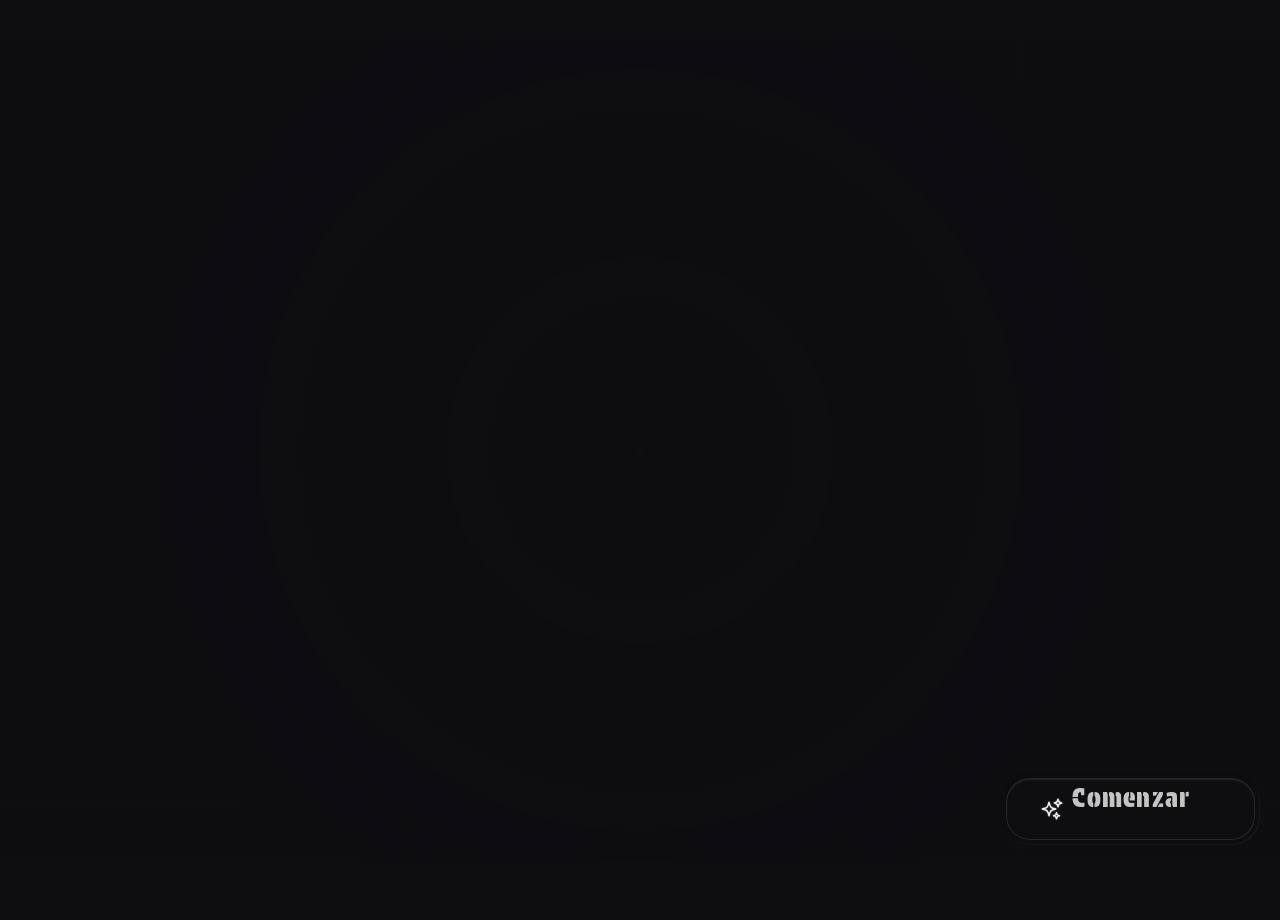
<file: index.html>
<!DOCTYPE html>
<html lang="es">
<head>
  <meta charset="UTF-8" />
  <meta name="viewport" content="width=device-width, initial-scale=1.0"/>
  <title>Ketos Agency | Marketing que Conquista</title>
  <meta name="description" content="Agencia de marketing digital en México. Estrategias, creatividad y resultados reales para tu marca."/>
  <link rel="preconnect" href="https://fonts.googleapis.com">
  <link rel="preconnect" href="https://fonts.gstatic.com" crossorigin>
  <link href="https://fonts.googleapis.com/css2?family=Protest+Guerrilla&family=Space+Grotesk:wght@400;500;600;700&display=swap" rel="stylesheet">
  
  <style>
    :root {
      --primary: #0E0E11;    /* negro principal - ultra minimal */
      --dark: #0E0E11;       /* negro principal */
      --gray: #2A2A2A;       /* gris medio para fondos secundarios */
      --light: #F2F2F2;      /* blanco suave para textos */
      --header-height: 90px; /* Fixed header height */
      --header-height-mobile: 70px; /* Mobile header height */
    }
    * { margin:0; padding:0; box-sizing:border-box; }
    html {
      scroll-behavior: smooth;
      scroll-padding-top: 80px; /* Account for fixed header height */
    }
    
    body {
      font-family: 'Protest Guerrilla', sans-serif;
      background: var(--dark);
      color: var(--light);
      line-height: 1.6;
      overflow-x: hidden;
    }
    
    html.intro-active,
    body.intro-active {
      margin: 0;
      padding: 0;
      overflow: hidden;
    }
    
    header {
      position: fixed;
      top: 0; left: 0; right: 0;
      background: rgba(14,14,17,0.95);
      backdrop-filter: blur(10px);
      padding: 1.2rem 5%;
      z-index: 1000;
      display: flex;
      justify-content: space-between;
      align-items: center;
      opacity: 1;
      transform: translateY(0);
      transition: opacity 0.6s ease, transform 0.6s ease;
    }
    
    header.header-hidden {
      opacity: 0;
      transform: translateY(-20px);
      pointer-events: none;
    }
    .logo { font-size: 1.8rem; font-weight: 700; color: var(--light); }
    nav a { color: white; text-decoration: none; margin-left: 2rem; font-weight: 500; }
    nav a:hover { color: rgba(242, 242, 242, 0.7); }

    /* Premium Hero Banner with Spline */
    #introBanner {
      position: fixed;
      top: 0;
      left: 0;
      width: 100%;
      height: 100vh;
      z-index: 999;
      display: flex;
      align-items: center;
      justify-content: center;
      padding: 0;
      background: var(--dark);
      transition: opacity 0.6s ease, transform 0.6s ease;
    }
    
    #introBanner.intro-hidden {
      opacity: 0;
      transform: scale(0.95);
      pointer-events: none;
    }
    
    .banner-container {
      position: relative;
      width: 100%;
      height: min(92vh, 820px);
      min-height: 520px;
      overflow: hidden;
      background: var(--dark);
    }
    
    /* Dark gradient overlay for integration */
    .banner-container::before {
      content: '';
      position: absolute;
      top: 0;
      left: 0;
      width: 100%;
      height: 100%;
      background: radial-gradient(circle at 50% 50%, transparent 0%, rgba(14, 14, 17, 0.2) 70%);
      pointer-events: none;
      z-index: 1;
    }
    
    .banner-iframe {
      width: 100%;
      height: 100%;
      border: none;
      display: block;
      position: relative;
      z-index: 0;
    }
    
    /* Minimalist overlay - bottom right corner */
    .banner-overlay {
      position: absolute;
      bottom: 20px; /* Moved down (was 30px) for desktop positioning */
      right: 25px; /* Moved right (was 40px) for desktop positioning */
      left: auto;
      display: flex;
      align-items: center;
      gap: 1rem;
      pointer-events: none;
      z-index: 10;
    }
    
    .banner-overlay > * {
      pointer-events: auto;
    }
    
    
    /* New Animated Button Styles */
    .btn-wrapper {
      position: relative;
      display: inline-block;
      z-index: 10;
    }

    .btn {
      --border-radius: 24px;
      --padding: 4px;
      --transition: 0.4s;
      --button-color: #0E0E11; /* Negro principal */

      user-select: none;
      display: flex;
      justify-content: center;
      padding: 0.7em 0.7em 0.7em 1.3em;
      font-family: "Protest Guerrilla", sans-serif;
      font-size: 1.6em;
      font-weight: 400;

      background-color: var(--button-color);

      box-shadow:
        /* inset */
        inset 0px 1px 1px rgba(255, 255, 255, 0.05),
        inset 0px 2px 2px rgba(255, 255, 255, 0.03),
        /* drop */ 
        0px -1px 1px rgba(0, 0, 0, 0.02),
        0px -2px 2px rgba(0, 0, 0, 0.03);

      border: solid 1px rgba(242, 242, 242, 0.1);
      border-radius: var(--border-radius);
      cursor: pointer;

      transition:
        box-shadow var(--transition),
        border var(--transition),
        background-color var(--transition);
    }
    .btn::before {
      content: "";
      position: absolute;
      top: calc(0px - var(--padding));
      left: calc(0px - var(--padding));
      width: calc(100% + var(--padding) * 2);
      height: calc(100% + var(--padding) * 2);
      border-radius: calc(var(--border-radius) + var(--padding));
      pointer-events: none;
      background-image: linear-gradient(0deg, rgba(14, 14, 17, 0.3), rgba(14, 14, 17, 0.6));

      z-index: -1;
      transition:
        box-shadow var(--transition),
        filter var(--transition);
      box-shadow:
        1px 1px 1px rgba(242, 242, 242, 0.05),
        -1px -1px 1px rgba(0, 0, 0, 0.1);
    }
    .btn::after {
      content: "";
      position: absolute;
      top: 0;
      left: 0;
      width: 100%;
      height: 100%;
      border-radius: inherit;
      pointer-events: none;
      background-image: linear-gradient(
        0deg,
        rgba(242, 242, 242, 0.03),
        transparent
      );
      background-position: 0 0;
      opacity: 0;
      transition:
        opacity var(--transition),
        filter var(--transition);
    }

    .btn-letter {
      position: relative;
      display: inline-block;
      color: rgba(242, 242, 242, 0.8);
      animation: letter-anim 2s ease-in-out infinite;
      transition:
        color var(--transition),
        text-shadow var(--transition),
        opacity var(--transition);
    }
    
    /* Make space characters more visible */
    .btn-letter {
      margin-right: 0.05em;
    }
    
    /* Extra space for actual space characters */
    .txt-1 .btn-letter:nth-child(14) {
      margin-right: 0.4em;
    }

    @keyframes letter-anim {
      50% {
        text-shadow: 0 0 1px rgba(242, 242, 242, 0.3);
        color: #F2F2F2;
      }
    }

    .btn-svg {
      flex-grow: 1;
      height: 24px;
      margin-right: 0.5rem;
      fill: none;
      stroke: #F2F2F2;
      stroke-width: 1.5;
      animation: flicker 2s linear infinite;
      animation-delay: 0.5s;
      filter: drop-shadow(0 0 1px rgba(242, 242, 242, 0.3));
      transition:
        stroke var(--transition),
        filter var(--transition),
        opacity var(--transition);
    }
    @keyframes flicker {
      50% {
        opacity: 0.3;
      }
    }

    /* Focus state */
    .txt-wrapper {
      position: relative;
      display: flex;
      align-items: center;
      min-width: 6.4em;
    }
    .txt-1,
    .txt-2 {
      position: absolute;
      display: inline-flex;
      gap: 0;
    }
    .txt-1 {
      animation: appear-anim 1s ease-in-out forwards;
    }
    .txt-2 {
      opacity: 0;
    }
    @keyframes appear-anim {
      0% {
        opacity: 0;
      }
      100% {
        opacity: 1;
      }
    }


    .btn:focus .btn-letter {
      animation:
        focused-letter-anim 1s ease-in-out forwards,
        letter-anim 1.2s ease-in-out infinite;
      animation-delay: 0s, 1s;
    }
    @keyframes focused-letter-anim {
      0%,
      100% {
        filter: blur(0px);
      }
      50% {
        transform: scale(2);
        filter: blur(10px) brightness(120%);
      }
    }
    .btn:focus .btn-svg {
      animation-duration: 1.2s;
      animation-delay: 0.2s;
    }

    .btn:focus::before {
      box-shadow:
        1px 1px 1px rgba(242, 242, 242, 0.1),
        -1px -1px 1px rgba(0, 0, 0, 0.1);
    }
    .btn:focus::after {
      opacity: 0.3;
      mask-image: linear-gradient(0deg, rgba(242, 242, 242, 0.5), transparent);
      filter: brightness(100%);
    }

    /* Animation delays for .btn-letter elements */
    .btn-letter:nth-child(1),
    .btn:focus .btn-letter:nth-child(1) {
      animation-delay: 0s;
    }
    .btn-letter:nth-child(2),
    .btn:focus .btn-letter:nth-child(2) {
      animation-delay: 0.08s;
    }
    .btn-letter:nth-child(3),
    .btn:focus .btn-letter:nth-child(3) {
      animation-delay: 0.16s;
    }
    .btn-letter:nth-child(4),
    .btn:focus .btn-letter:nth-child(4) {
      animation-delay: 0.24s;
    }
    .btn-letter:nth-child(5),
    .btn:focus .btn-letter:nth-child(5) {
      animation-delay: 0.32s;
    }
    .btn-letter:nth-child(6),
    .btn:focus .btn-letter:nth-child(6) {
      animation-delay: 0.4s;
    }
    .btn-letter:nth-child(7),
    .btn:focus .btn-letter:nth-child(7) {
      animation-delay: 0.48s;
    }
    .btn-letter:nth-child(8),
    .btn:focus .btn-letter:nth-child(8) {
      animation-delay: 0.56s;
    }
    .btn-letter:nth-child(9),
    .btn:focus .btn-letter:nth-child(9) {
      animation-delay: 0.64s;
    }
    .btn-letter:nth-child(10),
    .btn:focus .btn-letter:nth-child(10) {
      animation-delay: 0.72s;
    }
    .btn-letter:nth-child(11),
    .btn:focus .btn-letter:nth-child(11) {
      animation-delay: 0.8s;
    }
    .btn-letter:nth-child(12),
    .btn:focus .btn-letter:nth-child(12) {
      animation-delay: 0.88s;
    }
    .btn-letter:nth-child(13),
    .btn:focus .btn-letter:nth-child(13) {
      animation-delay: 0.96s;
    }

    /* Active state */
    .btn:active {
      border: solid 1px rgba(242, 242, 242, 0.3);
      background-color: rgba(42, 42, 42, 0.5);
    }
    .btn:active::before {
      box-shadow:
        1px 1px 1px rgba(242, 242, 242, 0.1),
        -1px -1px 1px rgba(0, 0, 0, 0.1);
    }
    .btn:active::after {
      opacity: 0.5;
      mask-image: linear-gradient(0deg, rgba(242, 242, 242, 0.5), transparent);
      filter: brightness(110%);
    }
    .btn:active .btn-letter {
      text-shadow: 0 0 1px rgba(242, 242, 242, 0.5);
      animation: none;
    }

    /* Hover state */
    .btn:hover {
      border: solid 1px rgba(242, 242, 242, 0.2);
    }

    .btn:hover::before {
      box-shadow:
        1px 1px 1px rgba(242, 242, 242, 0.08),
        -1px -1px 1px rgba(0, 0, 0, 0.1);
    }

    .btn:hover::after {
      opacity: 0.5;
      mask-image: linear-gradient(0deg, rgba(242, 242, 242, 0.3), transparent);
    }

    .btn:hover .btn-svg {
      stroke: #F2F2F2;
      filter: drop-shadow(0 0 2px rgba(242, 242, 242, 0.3));
      animation: none;
    }
    
    /* Reduced Motion Support for Button Animations */
    @media (prefers-reduced-motion: reduce) {
      .btn-letter {
        animation: none !important;
      }
      
      .btn-svg {
        animation: none !important;
      }
      
      .btn:focus .btn-letter {
        animation: none !important;
        filter: none !important;
        transform: none !important;
      }
    }
    
    /* Site Content */
    #siteContent {
      opacity: 0;
      transform: translateY(20px);
      transition: opacity 0.6s ease 0.3s, transform 0.6s ease 0.3s;
      pointer-events: none;
    }
    
    #siteContent.content-visible {
      opacity: 1;
      transform: translateY(0);
      pointer-events: auto;
    }
    
    .hero {
      --cyber-neon-color: #00f3ff; /* Neon cyan color for effects - same as Cyber Core */
      --hero-bg-x: 0px;
      --hero-bg-y: 0px;
      height: 100vh;
      display: flex;
      flex-direction: column;
      justify-content: center;
      align-items: center;
      text-align: center;
      background: rgba(10, 10, 10, 0.8); /* Same as Cyber Core card background */
      padding: 100px 5% 60px;
      position: relative;
      overflow: hidden;
      border: 1px solid rgba(255, 255, 255, 0.1); /* Same as Cyber Core */
      -webkit-backdrop-filter: blur(10px);
      backdrop-filter: blur(10px);
      perspective: 1000px; /* Add perspective for 3D transforms */
    }

    /* Spline Background Iframe */
    .hero-spline-bg {
      position: absolute;
      top: 0;
      left: 0;
      width: 100%;
      height: 100%;
      border: none;
      z-index: 0;
      pointer-events: none; /* Allow clicks to pass through */
    }

    /* Dark overlay for text readability */
    .hero-overlay {
      position: absolute;
      top: 0;
      left: 0;
      width: 100%;
      height: 100%;
      background: rgba(0, 0, 0, 0.5);
      z-index: 1;
      pointer-events: none;
    }

    /* Powered by KETOS button overlay */
    .powered-by-ketos {
      position: absolute;
      bottom: 20px;
      right: 20px;
      font-size: 11px;
      font-weight: 600;
      color: rgba(242, 242, 242, 0.85);
      background: rgba(0, 243, 255, 0.1);
      border: 1px solid rgba(0, 243, 255, 0.3);
      border-radius: 6px;
      padding: 8px 16px;
      z-index: 100;
      pointer-events: auto;
      cursor: pointer;
      letter-spacing: 0.5px;
      text-transform: uppercase;
      font-family: 'Space Grotesk', sans-serif;
      text-shadow: 
        0 0 8px rgba(0, 243, 255, 0.3),
        0 0 12px rgba(0, 243, 255, 0.15);
      box-shadow: 
        0 0 10px rgba(0, 243, 255, 0.2),
        inset 0 0 10px rgba(0, 243, 255, 0.05);
      transition: all 0.3s ease;
      animation: ketos-glow 4s ease-in-out infinite;
      backdrop-filter: blur(10px);
    }

    .powered-by-ketos:hover {
      background: rgba(0, 243, 255, 0.2);
      border-color: rgba(0, 243, 255, 0.6);
      color: rgba(242, 242, 242, 1);
      transform: translateY(-2px);
      box-shadow: 
        0 0 20px rgba(0, 243, 255, 0.4),
        inset 0 0 15px rgba(0, 243, 255, 0.1);
    }

    .powered-by-ketos:active {
      transform: translateY(0);
      box-shadow: 
        0 0 15px rgba(0, 243, 255, 0.3),
        inset 0 0 10px rgba(0, 243, 255, 0.08);
    }

    /* Subtle animation for the powered by button */
    @keyframes ketos-glow {
      0%, 100% {
        text-shadow: 
          0 0 8px rgba(0, 243, 255, 0.3),
          0 0 12px rgba(0, 243, 255, 0.15);
      }
      50% {
        text-shadow: 
          0 0 10px rgba(0, 243, 255, 0.4),
          0 0 16px rgba(0, 243, 255, 0.2);
      }
    }

    /* Mobile: Smaller button and adjusted position */
    @media (max-width: 767px) {
      .powered-by-ketos {
        font-size: 10px;
        bottom: 16px;
        right: 16px;
        padding: 6px 12px;
      }
    }

    /* Intense Glitch Effect Container */
    .hero-glitch-effect {
      position: absolute;
      top: 0;
      left: 0;
      width: 100%;
      height: 100%;
      z-index: 2;
      pointer-events: none;
      mix-blend-mode: screen;
      opacity: 0.8;
    }

    /* Glitch layers with horizontal displacement */
    .hero-glitch-effect::before,
    .hero-glitch-effect::after {
      content: '';
      position: absolute;
      top: 0;
      left: 0;
      width: 100%;
      height: 100%;
      background: 
        repeating-linear-gradient(
          0deg,
          transparent,
          transparent 2px,
          rgba(255, 0, 0, 0.15) 2px,
          rgba(255, 0, 0, 0.15) 3px
        ),
        repeating-linear-gradient(
          90deg,
          transparent,
          transparent 2px,
          rgba(0, 255, 255, 0.15) 2px,
          rgba(0, 255, 255, 0.15) 3px
        );
      opacity: 0;
    }

    .hero-glitch-effect::before {
      animation: glitch-split-1 3s steps(4) infinite, glitch-flicker 0.15s linear infinite;
    }

    .hero-glitch-effect::after {
      animation: glitch-split-2 2.5s steps(3) infinite, glitch-flicker 0.2s linear infinite;
      background: 
        repeating-linear-gradient(
          0deg,
          transparent,
          transparent 2px,
          rgba(0, 255, 0, 0.15) 2px,
          rgba(0, 255, 0, 0.15) 3px
        );
    }

    /* Intense horizontal split glitch animation */
    @keyframes glitch-split-1 {
      0%, 85% {
        transform: translateX(0);
        clip-path: inset(0 0 0 0);
        opacity: 0.3;
      }
      86% {
        transform: translateX(-40px);
        clip-path: inset(20% 0 60% 0);
        opacity: 1;
      }
      87% {
        transform: translateX(60px);
        clip-path: inset(30% 0 50% 0);
        opacity: 1;
      }
      88% {
        transform: translateX(-50px);
        clip-path: inset(40% 0 40% 0);
        opacity: 1;
      }
      89% {
        transform: translateX(45px);
        clip-path: inset(10% 0 70% 0);
        opacity: 1;
      }
      90%, 100% {
        transform: translateX(0);
        clip-path: inset(0 0 0 0);
        opacity: 0.3;
      }
    }

    @keyframes glitch-split-2 {
      0%, 82% {
        transform: translateX(0);
        clip-path: inset(0 0 0 0);
        opacity: 0.3;
      }
      83% {
        transform: translateX(55px);
        clip-path: inset(50% 0 20% 0);
        opacity: 1;
      }
      84% {
        transform: translateX(-45px);
        clip-path: inset(60% 0 10% 0);
        opacity: 1;
      }
      85% {
        transform: translateX(65px);
        clip-path: inset(15% 0 65% 0);
        opacity: 1;
      }
      86% {
        transform: translateX(-55px);
        clip-path: inset(35% 0 45% 0);
        opacity: 1;
      }
      87%, 100% {
        transform: translateX(0);
        clip-path: inset(0 0 0 0);
        opacity: 0.3;
      }
    }

    /* Intense flicker animation */
    @keyframes glitch-flicker {
      0%, 20%, 40%, 60%, 80%, 100% {
        opacity: 1;
        filter: brightness(1.5) contrast(1.3);
      }
      10%, 30%, 50%, 70%, 90% {
        opacity: 0.4;
        filter: brightness(0.7) contrast(0.9);
      }
    }

    /* Noise/grain effect */
    .hero-noise {
      position: absolute;
      top: 0;
      left: 0;
      width: 100%;
      height: 100%;
      z-index: 3;
      pointer-events: none;
      background-image: url('data:image/svg+xml;utf8,<svg xmlns="http://www.w3.org/2000/svg" width="300" height="300"><filter id="noise"><feTurbulence type="fractalNoise" baseFrequency="0.9" numOctaves="4" stitchTiles="stitch"/></filter><rect width="100%" height="100%" filter="url(%23noise)" opacity="0.5"/></svg>');
      opacity: 0.25;
      animation: noise-animation 0.3s steps(4) infinite;
    }

    @keyframes noise-animation {
      0% { transform: translate(0, 0); opacity: 0.25; }
      25% { transform: translate(-5%, 5%); opacity: 0.35; }
      50% { transform: translate(5%, -5%); opacity: 0.3; }
      75% { transform: translate(-5%, -5%); opacity: 0.4; }
      100% { transform: translate(0, 0); opacity: 0.25; }
    }

    /* Strong glitch pulse every 2-3 seconds */
    .hero-glitch-pulse {
      position: absolute;
      top: 0;
      left: 0;
      width: 100%;
      height: 100%;
      z-index: 4;
      pointer-events: none;
      opacity: 0;
      animation: glitch-pulse 2.5s ease-in-out infinite;
    }

    .hero-glitch-pulse::before,
    .hero-glitch-pulse::after {
      content: '';
      position: absolute;
      top: 0;
      width: 100%;
      height: 100%;
    }

    .hero-glitch-pulse::before {
      left: 0;
      background: linear-gradient(
        90deg,
        rgba(255, 0, 0, 0.4) 0%,
        transparent 50%,
        rgba(0, 255, 255, 0.4) 100%
      );
      transform: translateX(-100%);
      animation: pulse-sweep-1 2.5s ease-in-out infinite;
    }

    .hero-glitch-pulse::after {
      right: 0;
      background: linear-gradient(
        90deg,
        rgba(0, 255, 0, 0.3) 0%,
        transparent 50%,
        rgba(255, 0, 255, 0.3) 100%
      );
      transform: translateX(100%);
      animation: pulse-sweep-2 2.5s ease-in-out infinite;
    }

    @keyframes glitch-pulse {
      0%, 85% {
        opacity: 0;
      }
      86%, 92% {
        opacity: 1;
        filter: brightness(1.8) saturate(2) contrast(1.5);
      }
      93%, 100% {
        opacity: 0;
      }
    }

    @keyframes pulse-sweep-1 {
      0%, 85% {
        transform: translateX(-100%);
      }
      86% {
        transform: translateX(-80px);
      }
      88% {
        transform: translateX(100px);
      }
      90% {
        transform: translateX(-60px);
      }
      92% {
        transform: translateX(100%);
      }
      93%, 100% {
        transform: translateX(-100%);
      }
    }

    @keyframes pulse-sweep-2 {
      0%, 85% {
        transform: translateX(100%);
      }
      86% {
        transform: translateX(90px);
      }
      88% {
        transform: translateX(-120px);
      }
      90% {
        transform: translateX(80px);
      }
      92% {
        transform: translateX(-100%);
      }
      93%, 100% {
        transform: translateX(100%);
      }
    }

    /* Reduce animation complexity on mobile devices for better performance */
    @media (max-width: 767px) {
      .hero-glitch-effect::before,
      .hero-glitch-effect::after {
        animation-duration: 4s, 0.3s; /* Slower, less frequent */
      }
      
      .hero-noise {
        animation-duration: 0.5s; /* Slower noise animation */
        opacity: 0.15; /* Reduced opacity */
      }
      
      .hero-glitch-pulse {
        animation-duration: 3.5s; /* Slower pulse */
      }
      
      .hero-glitch-pulse::before,
      .hero-glitch-pulse::after {
        animation-duration: 3.5s;
      }
    }

    /* Cyber grid background effect - Same as Cyber Core card */
    .hero::before {
      content: "";
      position: absolute;
      inset: 0;
      background: linear-gradient(color-mix(in srgb, var(--cyber-neon-color) 10%, transparent) 1px, transparent 1px),
        linear-gradient(90deg, color-mix(in srgb, var(--cyber-neon-color) 10%, transparent) 1px, transparent 1px);
      background-size: 30px 30px;
      opacity: 0.5; /* Same as Cyber Core */
      -webkit-mask-image: radial-gradient(circle at center, white, transparent 80%);
      mask-image: radial-gradient(circle at center, white, transparent 80%);
      z-index: 1;
      pointer-events: none;
      transition: transform 0.3s ease-out;
      will-change: transform;
    }

    /* Desktop: Mouse-controlled movement */
    @media (min-width: 768px) {
      .hero::before {
        transform: translate(var(--hero-bg-x), var(--hero-bg-y));
      }
    }

    /* Mobile: Use CSS variables for device orientation OR fallback animation */
    @media (max-width: 767px) {
      .hero::before {
        /* Will be overridden by transform from CSS variables when device orientation is active */
        transform: translate(var(--hero-bg-x, 0), var(--hero-bg-y, 0));
      }
      
      /* Fallback animation when device orientation is not active */
      .hero.use-fallback-animation::before {
        animation: hero-bg-mobile-move 20s ease-in-out infinite;
      }
    }

    @keyframes hero-bg-mobile-move {
      0%, 100% {
        transform: translate(0, 0);
      }
      25% {
        transform: translate(20px, -20px);
      }
      50% {
        transform: translate(-15px, 20px);
      }
      75% {
        transform: translate(20px, 15px);
      }
    }

    /* Radial glow effect - Same as Cyber Core card */
    .hero::after {
      content: "";
      position: absolute;
      width: 200%;
      height: 200%;
      background: radial-gradient(
        circle at center,
        color-mix(in srgb, var(--cyber-neon-color) 20%, transparent), /* Same as Cyber Core */
        transparent 50%
      );
      top: -50%;
      left: -50%;
      opacity: 0; /* Start at 0, will be revealed on hover/movement */
      z-index: 0;
      pointer-events: none;
      transition: opacity 0.3s ease-out, transform 0.3s ease-out;
      will-change: transform, opacity;
    }

    /* Desktop: Mouse-controlled movement */
    @media (min-width: 768px) {
      .hero::after {
        transform: translate(calc(var(--hero-bg-x) * 0.5), calc(var(--hero-bg-y) * 0.5));
        opacity: 0.3; /* Show glow on desktop */
      }
      
      /* Show more glow when mouse is over hero */
      .hero:hover::after {
        opacity: 0.5;
      }
    }

    /* Mobile: Use CSS variables for device orientation OR fallback animation */
    @media (max-width: 767px) {
      .hero::after {
        /* Will be overridden by transform from CSS variables when device orientation is active */
        transform: translate(calc(var(--hero-bg-x, 0px) * 0.5), calc(var(--hero-bg-y, 0px) * 0.5));
        opacity: 0.3; /* Show glow on mobile */
      }
      
      /* Fallback animation when device orientation is not active */
      .hero.use-fallback-animation::after {
        animation: hero-glow-mobile-move 25s ease-in-out infinite;
        opacity: 0.3;
      }
    }

    @keyframes hero-glow-mobile-move {
      0%, 100% {
        transform: translate(0, 0);
      }
      33% {
        transform: translate(-25px, 25px);
      }
      66% {
        transform: translate(25px, -20px);
      }
    }
    .hero h1 {
      font-size: clamp(2.8rem, 8vw, 6rem);
      margin-bottom: 1.5rem;
      color: var(--light);
      position: relative;
      z-index: 5;
      font-weight: 900;
      text-shadow: 0 0 10px rgba(255, 255, 255, 0.5);
      line-height: 1.2;
      mix-blend-mode: lighten;
      --hero-title-x: 0px;
      --hero-title-y: 0px;
      transition: transform 0.2s ease-out;
      transform-style: preserve-3d;
    }

    /* Glitch effect for hero title - Reuse existing Cyber Core animations */
    .hero-glitch {
      position: relative;
    }
    
    .hero-glitch::before,
    .hero-glitch::after {
      content: attr(data-text);
      position: absolute;
      top: 0;
      left: 0;
      width: 100%;
      height: 100%;
      background: rgba(10, 10, 10, 0.8);
    }
    
    .hero-glitch::before {
      left: 2px;
      text-shadow: -1px 0 #ff00c1;
      clip: rect(44px, 9999px, 56px, 0);
      animation: cyber-glitch-anim 5s infinite linear alternate-reverse;
    }
    
    .hero-glitch::after {
      left: -2px;
      text-shadow: -1px 0 #00fff9;
      clip: rect(44px, 9999px, 56px, 0);
      animation: cyber-glitch-anim2 5s infinite linear alternate-reverse;
    }

    /* Subtle movement for hero title - Desktop mouse-controlled */
    @media (min-width: 768px) {
      .hero h1 {
        transform: translateZ(40px) rotateX(var(--hero-title-rotate-x, 0deg)) rotateY(var(--hero-title-rotate-y, 0deg));
      }
    }

    /* Subtle movement for hero title - Mobile orientation-controlled or auto-animation */
    @media (max-width: 767px) {
      .hero h1 {
        font-size: clamp(3.5rem, 10vw, 7rem); /* Larger on mobile */
        transform: translateZ(40px) rotateX(var(--hero-title-rotate-x, 0deg)) rotateY(var(--hero-title-rotate-y, 0deg));
      }
      
      .hero.use-fallback-animation h1 {
        animation: hero-title-mobile-move 15s ease-in-out infinite;
      }
    }

    @keyframes hero-title-mobile-move {
      0%, 100% {
        transform: translateZ(40px) rotateX(0deg) rotateY(0deg);
      }
      25% {
        transform: translateZ(40px) rotateX(3deg) rotateY(-3deg);
      }
      50% {
        transform: translateZ(40px) rotateX(-3deg) rotateY(3deg);
      }
      75% {
        transform: translateZ(40px) rotateX(3deg) rotateY(2deg);
      }
    }

    /* Disable all movement and animations when prefers-reduced-motion */
    @media (prefers-reduced-motion: reduce) {
      .hero::before,
      .hero::after,
      .hero h1,
      .hero.use-fallback-animation::before,
      .hero.use-fallback-animation::after,
      .hero.use-fallback-animation h1 {
        animation: none !important;
        transform: none !important;
        transition: none !important;
      }
      
      .hero-glitch::before,
      .hero-glitch::after {
        animation: none !important;
      }
    }

    /* 3x3 Grid Mouse Position Trackers - Desktop only */
    @media (min-width: 768px) {
      .mouse-position-tracker {
        position: absolute;
        width: 33.333%;
        height: 33.333%;
        z-index: 10;
      }

      .tr-1 {
        top: 0;
        left: 0;
      }
      .tr-2 {
        top: 0;
        left: 33.333%;
      }
      .tr-3 {
        top: 0;
        left: 66.666%;
      }
      .tr-4 {
        top: 33.333%;
        left: 0;
      }
      .tr-5 {
        top: 33.333%;
        left: 33.333%;
      }
      .tr-6 {
        top: 33.333%;
        left: 66.666%;
      }
      .tr-7 {
        top: 66.666%;
        left: 0;
      }
      .tr-8 {
        top: 66.666%;
        left: 33.333%;
      }
      .tr-9 {
        top: 66.666%;
        left: 66.666%;
      }

      /* Hover effects for each zone - More specific selectors instead of !important */
      .mouse-position-tracker.tr-1:hover ~ .hero::after {
        opacity: 1;
        transform: translate(-20%, -20%);
      }
      .tr-1:hover ~ .hero-inner {
        transform: rotateX(20deg) rotateY(-20deg);
      }

      .mouse-position-tracker.tr-2:hover ~ .hero::after {
        opacity: 1;
        transform: translate(0%, -20%);
      }
      .tr-2:hover ~ .hero-inner {
        transform: rotateX(20deg) rotateY(0deg);
      }

      .mouse-position-tracker.tr-3:hover ~ .hero::after {
        opacity: 1;
        transform: translate(20%, -20%);
      }
      .tr-3:hover ~ .hero-inner {
        transform: rotateX(20deg) rotateY(20deg);
      }

      .mouse-position-tracker.tr-4:hover ~ .hero::after {
        opacity: 1;
        transform: translate(-20%, 0%);
      }
      .tr-4:hover ~ .hero-inner {
        transform: rotateX(0deg) rotateY(-20deg);
      }

      .mouse-position-tracker.tr-5:hover ~ .hero::after {
        opacity: 1;
        transform: translate(0%, 0%);
      }
      .tr-5:hover ~ .hero-inner {
        transform: rotateX(0deg) rotateY(0deg) scale(1.05);
      }

      .mouse-position-tracker.tr-6:hover ~ .hero::after {
        opacity: 1;
        transform: translate(20%, 0%);
      }
      .tr-6:hover ~ .hero-inner {
        transform: rotateX(0deg) rotateY(20deg);
      }

      .mouse-position-tracker.tr-7:hover ~ .hero::after {
        opacity: 1;
        transform: translate(-20%, 20%);
      }
      .tr-7:hover ~ .hero-inner {
        transform: rotateX(-20deg) rotateY(-20deg);
      }

      .mouse-position-tracker.tr-8:hover ~ .hero::after {
        opacity: 1;
        transform: translate(0%, 20%);
      }
      .tr-8:hover ~ .hero-inner {
        transform: rotateX(-20deg) rotateY(0deg);
      }

      .mouse-position-tracker.tr-9:hover ~ .hero::after {
        opacity: 1;
        transform: translate(20%, 20%);
      }
      .tr-9:hover ~ .hero-inner {
        transform: rotateX(-20deg) rotateY(20deg);
      }

      /* HUD corners glow on hover */
      .mouse-position-tracker:hover ~ .hud-corner {
        box-shadow: 0 0 10px var(--cyber-neon-color);
        width: 30px;
        height: 30px;
      }
    }

    /* Hide mouse trackers on mobile */
    @media (max-width: 767px) {
      .mouse-position-tracker {
        display: none;
      }
    }

    /* HUD Corners - Cyber style corner decorations */
    .hud-corner {
      position: absolute;
      width: 20px;
      height: 20px;
      border: 2px solid var(--cyber-neon-color);
      transition: all 0.3s ease;
      z-index: 4;
      pointer-events: none;
    }
    .tl {
      top: 20px;
      left: 20px;
      border-right: none;
      border-bottom: none;
    }
    .tr-corner {
      top: 20px;
      right: 20px;
      border-left: none;
      border-bottom: none;
    }
    .bl {
      bottom: 20px;
      left: 20px;
      border-right: none;
      border-top: none;
    }
    .br {
      bottom: 20px;
      right: 20px;
      border-left: none;
      border-top: none;
    }

    /* Hero inner container for 3D transforms */
    .hero-inner {
      position: relative;
      z-index: 5;
      transition: transform 0.2s ease-out;
      transform-style: preserve-3d;
      width: 100%;
      height: 100%;
      display: flex;
      flex-direction: column;
      justify-content: center;
      align-items: center;
    }

    .hero-content {
      transform: translateZ(40px);
      text-align: center;
      pointer-events: none;
    }

    /* Allow button to be clickable */
    .hero-content .btn-wrapper {
      pointer-events: auto;
    }

    .hero p { 
      font-size: 1.4rem; 
      max-width: 700px; 
      margin-bottom: 2.5rem; 
      opacity: 0.9; 
      color: var(--light); 
      position: relative;
      z-index: 5;
    }
    
    .cta {
      background: var(--gray);
      color: var(--light);
      padding: 1rem 2.5rem;
      border: 1px solid rgba(242, 242, 242, 0.1);
      border-radius: 50px;
      font-size: 1.2rem;
      font-weight: 600;
      cursor: pointer;
      transition: all 0.3s;
    }
    .cta:hover { 
      background: rgba(42, 42, 42, 0.8); 
      border-color: rgba(242, 242, 242, 0.2);
      transform: translateY(-2px); 
    }

    /* Mobile */
    @media (max-width: 768px) {
      html {
        scroll-padding-top: 70px; /* Adjusted for mobile header height */
      }
      
      nav { display: none; }
      
      /* Mobile intro must be REAL fullscreen */
      #introBanner {
        width: 100vw;
        height: 100vh; /* Fallback for all browsers */
        height: 100svh; /* Small viewport height fallback */
        height: 100dvh; /* Dynamic viewport height for mobile (preferred) */
        padding: 0;
        margin: 0;
      }
      
      .banner-container {
        width: 100%;
        height: 100%;
        /* Remove all height constraints */
        max-height: none;
        min-height: 0;
        border-radius: 0;
        margin: 0;
      }
      
      /* Bottom-right overlay on mobile with safe-area support */
      .banner-overlay {
        bottom: calc(25px + env(safe-area-inset-bottom, 0px)); /* Positioned lower on mobile + safe-area */
        right: calc(20px + env(safe-area-inset-right, 0px));
        left: auto;
        transform: none;
        flex-direction: column;
        align-items: flex-end;
        gap: 0.75rem;
      }
      
      .btn-wrapper {
        transform: scale(1);
      }
      
      .btn {
        font-size: 1.2rem;
      }
    }

    /* Hero Layout with Cyber Card */
    .hero-inner {
      max-width: 1200px;
      margin: 0 auto;
      display: flex;
      flex-direction: column;
      align-items: center;
      justify-content: center;
      gap: 48px;
      width: 100%;
      position: relative;
      z-index: 10;
    }

    .hero-content {
      flex: 1;
      display: flex;
      flex-direction: column;
      align-items: center;
      text-align: center;
      position: relative;
      z-index: 10;
    }

    .hero-visual {
      display: none; /* Hidden since card is removed */
    }

    /* Desktop: 2 columns */
    @media (min-width: 768px) {
      .hero-inner {
        flex-direction: row;
        align-items: center;
      }

      .hero-content {
        align-items: center;
        text-align: center;
      }
    }

    /* Mobile: stack vertically */
    @media (max-width: 767px) {
      .hero-visual {
        margin-top: 28px;
      }
      
      .hero-inner {
        justify-content: center; /* Center vertically on mobile */
        min-height: 100vh; /* Ensure full viewport height */
        padding: 20px; /* Add some padding */
      }
      
      .hero-content {
        justify-content: center; /* Center content vertically */
      }
    }

    /* Cyber Card Styles - All classes prefixed with cyber- */
    .cyber-card-wrapper {
      --cyber-neon-color: #00f3ff; /* Scoped neon color for cyber card */
      position: relative;
      width: 320px;
      height: 480px;
    }

    @media (max-width: 767px) {
      .cyber-card-wrapper {
        width: 280px;
        height: 420px;
      }
    }

    .cyber-mouse-position-tracker {
      position: absolute;
      width: 33.333%;
      height: 33.333%;
      z-index: 10;
    }

    .cyber-tr-1 {
      top: 0;
      left: 0;
    }
    .cyber-tr-2 {
      top: 0;
      left: 33.333%;
    }
    .cyber-tr-3 {
      top: 0;
      left: 66.666%;
    }
    .cyber-tr-4 {
      top: 33.333%;
      left: 0;
    }
    .cyber-tr-5 {
      top: 33.333%;
      left: 33.333%;
    }
    .cyber-tr-6 {
      top: 33.333%;
      left: 66.666%;
    }
    .cyber-tr-7 {
      top: 66.666%;
      left: 0;
    }
    .cyber-tr-8 {
      top: 66.666%;
      left: 33.333%;
    }
    .cyber-tr-9 {
      top: 66.666%;
      left: 66.666%;
    }

    .cyber-card {
      position: absolute;
      inset: 0;
      background: rgba(10, 10, 10, 0.8);
      border: 1px solid rgba(255, 255, 255, 0.1);
      border-radius: 20px;
      display: flex;
      flex-direction: column;
      justify-content: center;
      align-items: center;
      transition:
        transform 0.2s ease-out,
        box-shadow 0.2s ease;
      transform-style: preserve-3d;
      box-shadow: 0 0 15px rgba(0, 0, 0, 0.5);
      overflow: hidden;
      -webkit-backdrop-filter: blur(10px);
      backdrop-filter: blur(10px);
    }

    .cyber-card::before {
      content: "";
      position: absolute;
      inset: 0;
      background: linear-gradient(color-mix(in srgb, var(--cyber-neon-color) 10%, transparent) 1px, transparent 1px),
        linear-gradient(90deg, color-mix(in srgb, var(--cyber-neon-color) 10%, transparent) 1px, transparent 1px);
      background-size: 30px 30px;
      opacity: 0.5;
      -webkit-mask-image: radial-gradient(circle at center, white, transparent 80%);
      mask-image: radial-gradient(circle at center, white, transparent 80%);
      z-index: 1;
      pointer-events: none;
    }

    .cyber-card::after {
      content: "";
      position: absolute;
      width: 200%;
      height: 200%;
      background: radial-gradient(
        circle at center,
        color-mix(in srgb, var(--cyber-neon-color) 20%, transparent),
        transparent 50%
      );
      top: -50%;
      left: -50%;
      opacity: 0;
      transition: 0.3s;
      z-index: 0;
      pointer-events: none;
    }

    .cyber-content {
      z-index: 5;
      transform: translateZ(40px);
      text-align: center;
      pointer-events: none;
    }

    .cyber-title {
      font-size: 3.5rem;
      font-weight: 900;
      color: #fff;
      text-shadow: 0 0 10px rgba(255, 255, 255, 0.5);
      line-height: 1;
      position: relative;
      mix-blend-mode: lighten;
    }

    @media (max-width: 767px) {
      .cyber-title {
        font-size: 3rem;
      }
    }

    .cyber-subtitle {
      margin-top: 10px;
      color: var(--cyber-neon-color);
      letter-spacing: 3px;
      font-size: 0.8rem;
      text-transform: uppercase;
    }

    .cyber-hud-corner {
      position: absolute;
      width: 20px;
      height: 20px;
      border: 2px solid var(--cyber-neon-color);
      transition: 0.3s;
      z-index: 4;
    }
    .cyber-tl {
      top: 20px;
      left: 20px;
      border-right: none;
      border-bottom: none;
    }
    .cyber-tr {
      top: 20px;
      right: 20px;
      border-left: none;
      border-bottom: none;
    }
    .cyber-bl {
      bottom: 20px;
      left: 20px;
      border-right: none;
      border-top: none;
    }
    .cyber-br {
      bottom: 20px;
      right: 20px;
      border-left: none;
      border-top: none;
    }

    .cyber-glitch {
      position: relative;
    }
    .cyber-glitch::before,
    .cyber-glitch::after {
      content: attr(data-text);
      position: absolute;
      top: 0;
      left: 0;
      width: 100%;
      height: 100%;
      background: rgba(10, 10, 10, 0.8);
    }
    .cyber-glitch::before {
      left: 2px;
      text-shadow: -1px 0 #ff00c1;
      clip: rect(44px, 450px, 56px, 0);
      animation: cyber-glitch-anim 5s infinite linear alternate-reverse;
    }
    .cyber-glitch::after {
      left: -2px;
      text-shadow: -1px 0 #00fff9;
      clip: rect(44px, 450px, 56px, 0);
      animation: cyber-glitch-anim2 5s infinite linear alternate-reverse;
    }

    @keyframes cyber-glitch-anim {
      0% {
        clip: rect(15px, 9999px, 81px, 0);
      }
      5% {
        clip: rect(72px, 9999px, 24px, 0);
      }
      10% {
        clip: rect(4px, 9999px, 88px, 0);
      }
      15% {
        clip: rect(66px, 9999px, 14px, 0);
      }
      20% {
        clip: rect(25px, 9999px, 96px, 0);
      }
      100% {
        clip: rect(50px, 9999px, 50px, 0);
      }
    }
    @keyframes cyber-glitch-anim2 {
      0% {
        clip: rect(80px, 9999px, 4px, 0);
      }
      5% {
        clip: rect(30px, 9999px, 100px, 0);
      }
      10% {
        clip: rect(10px, 9999px, 20px, 0);
      }
      100% {
        clip: rect(90px, 9999px, 90px, 0);
      }
    }

    /* Desktop hover effects */
    @media (min-width: 768px) {
      .cyber-tr-1:hover ~ .cyber-card {
        transform: rotateX(20deg) rotateY(-20deg);
      }
      .cyber-tr-1:hover ~ .cyber-card::after {
        opacity: 1;
        transform: translate(-20%, -20%);
      }

      .cyber-tr-2:hover ~ .cyber-card {
        transform: rotateX(20deg) rotateY(0deg);
      }
      .cyber-tr-2:hover ~ .cyber-card::after {
        opacity: 1;
        transform: translate(0%, -20%);
      }

      .cyber-tr-3:hover ~ .cyber-card {
        transform: rotateX(20deg) rotateY(20deg);
      }
      .cyber-tr-3:hover ~ .cyber-card::after {
        opacity: 1;
        transform: translate(20%, -20%);
      }

      .cyber-tr-4:hover ~ .cyber-card {
        transform: rotateX(0deg) rotateY(-20deg);
      }
      .cyber-tr-4:hover ~ .cyber-card::after {
        opacity: 1;
        transform: translate(-20%, 0%);
      }

      .cyber-tr-5:hover ~ .cyber-card {
        transform: rotateX(0deg) rotateY(0deg) scale(1.05);
        box-shadow: 0 0 30px var(--cyber-neon-color);
      }
      .cyber-tr-5:hover ~ .cyber-card::after {
        opacity: 1;
        transform: translate(0%, 0%);
      }

      .cyber-tr-6:hover ~ .cyber-card {
        transform: rotateX(0deg) rotateY(20deg);
      }
      .cyber-tr-6:hover ~ .cyber-card::after {
        opacity: 1;
        transform: translate(20%, 0%);
      }

      .cyber-tr-7:hover ~ .cyber-card {
        transform: rotateX(-20deg) rotateY(-20deg);
      }
      .cyber-tr-7:hover ~ .cyber-card::after {
        opacity: 1;
        transform: translate(-20%, 20%);
      }

      .cyber-tr-8:hover ~ .cyber-card {
        transform: rotateX(-20deg) rotateY(0deg);
      }
      .cyber-tr-8:hover ~ .cyber-card::after {
        opacity: 1;
        transform: translate(0%, 20%);
      }

      .cyber-tr-9:hover ~ .cyber-card {
        transform: rotateX(-20deg) rotateY(20deg);
      }
      .cyber-tr-9:hover ~ .cyber-card::after {
        opacity: 1;
        transform: translate(20%, 20%);
      }

      .cyber-card-wrapper:hover .cyber-hud-corner {
        box-shadow: 0 0 10px var(--cyber-neon-color);
        width: 30px;
        height: 30px;
      }
    }

    /* Mobile: disable hover trackers, add tap-to-glow */
    @media (max-width: 767px) {
      .cyber-mouse-position-tracker {
        display: none;
      }

      .cyber-card-wrapper.cyber-active .cyber-card {
        transform: scale(1.03);
        box-shadow: 0 0 25px var(--cyber-neon-color);
      }

      .cyber-card-wrapper.cyber-active .cyber-card::after {
        opacity: 0.7;
      }

      .cyber-card-wrapper.cyber-active .cyber-hud-corner {
        box-shadow: 0 0 8px var(--cyber-neon-color);
      }
    }

    /* Reduced motion: disable animations */
    @media (prefers-reduced-motion: reduce) {
      .hero::before,
      .hero::after {
        animation: none !important;
        transition: none !important;
      }

      .cyber-card {
        transition: none;
      }

      .cyber-glitch::before,
      .cyber-glitch::after {
        animation: none !important;
      }

      .cyber-tr-1:hover ~ .cyber-card,
      .cyber-tr-2:hover ~ .cyber-card,
      .cyber-tr-3:hover ~ .cyber-card,
      .cyber-tr-4:hover ~ .cyber-card,
      .cyber-tr-5:hover ~ .cyber-card,
      .cyber-tr-6:hover ~ .cyber-card,
      .cyber-tr-7:hover ~ .cyber-card,
      .cyber-tr-8:hover ~ .cyber-card,
      .cyber-tr-9:hover ~ .cyber-card {
        transform: none !important;
      }

      .cyber-card-wrapper.cyber-active .cyber-card {
        transform: none !important;
      }
    }

    /* Section 6 styles for radio buttons (integrated into Hero) */

    .section-6-container {
      position: relative;
      z-index: 1;
      max-width: 900px;
      margin: 80px auto 0;
      width: 100%;
      text-align: center;
      padding: 60px 0 0;
    }

    .section-6-title {
      font-size: clamp(2.5rem, 5vw, 4rem);
      font-weight: 900;
      color: var(--light);
      line-height: 1.2;
      margin-bottom: 60px;
      text-transform: lowercase;
    }

    .section-6-title-glitch {
      position: relative;
      display: inline-block;
    }

    .section-6-title-glitch::before,
    .section-6-title-glitch::after {
      content: attr(data-text);
      position: absolute;
      top: 0;
      left: 0;
      width: 100%;
      height: 100%;
      opacity: 0;
    }

    .section-6-title-glitch::before {
      left: 2px;
      text-shadow: -1px 0 #ff00c1;
      clip: rect(44px, 9999px, 56px, 0);
      animation: section-6-glitch-anim 7s infinite linear alternate-reverse;
    }

    .section-6-title-glitch::after {
      left: -2px;
      text-shadow: -1px 0 #00f3ff;
      clip: rect(44px, 9999px, 56px, 0);
      animation: section-6-glitch-anim2 7s infinite linear alternate-reverse;
    }

    @keyframes section-6-glitch-anim {
      0%, 95% {
        opacity: 0;
        clip: rect(44px, 9999px, 56px, 0);
      }
      96% {
        opacity: 1;
        clip: rect(20px, 9999px, 80px, 0);
      }
      97% {
        opacity: 1;
        clip: rect(60px, 9999px, 30px, 0);
      }
      98%, 100% {
        opacity: 0;
        clip: rect(44px, 9999px, 56px, 0);
      }
    }

    @keyframes section-6-glitch-anim2 {
      0%, 94% {
        opacity: 0;
        clip: rect(44px, 9999px, 56px, 0);
      }
      95% {
        opacity: 1;
        clip: rect(40px, 9999px, 90px, 0);
      }
      96% {
        opacity: 1;
        clip: rect(10px, 9999px, 50px, 0);
      }
      97%, 100% {
        opacity: 0;
        clip: rect(44px, 9999px, 56px, 0);
      }
    }

  </style>
</head>
<body>

  <header>
    <div class="logo">Ketos Agency</div>
    <nav>
      <a href="/portafolio">Portafolio</a>
      <a href="#servicios">Servicios</a>
      <a href="#about">Nosotros</a>
      <a href="#contacto">Contacto</a>
    </nav>
  </header>

  <!-- Premium Hero Banner with Spline -->
  <div id="introBanner">
    <div class="banner-container">
      <iframe 
        class="banner-iframe"
        id="splineIframe"
        allow="fullscreen"
        loading="eager"
      ></iframe>
      
      <div class="banner-overlay">
        <div class="btn-wrapper">
          <button class="btn" id="startButton" aria-label="Comenzar - Ocultar banner y ver contenido">
            <svg class="btn-svg" xmlns="http://www.w3.org/2000/svg" viewBox="0 0 24 24" aria-hidden="true">
              <path
                stroke-linecap="round"
                stroke-linejoin="round"
                d="M9.813 15.904 9 18.75l-.813-2.846a4.5 4.5 0 0 0-3.09-3.09L2.25 12l2.846-.813a4.5 4.5 0 0 0 3.09-3.09L9 5.25l.813 2.846a4.5 4.5 0 0 0 3.09 3.09L15.75 12l-2.846.813a4.5 4.5 0 0 0-3.09 3.09ZM18.259 8.715 18 9.75l-.259-1.035a3.375 3.375 0 0 0-2.455-2.456L14.25 6l1.036-.259a3.375 3.375 0 0 0 2.455-2.456L18 2.25l.259 1.035a3.375 3.375 0 0 0 2.456 2.456L21.75 6l-1.035.259a3.375 3.375 0 0 0-2.456 2.456ZM16.894 20.567 16.5 21.75l-.394-1.183a2.25 2.25 0 0 0-1.423-1.423L13.5 18.75l1.183-.394a2.25 2.25 0 0 0 1.423-1.423l.394-1.183.394 1.183a2.25 2.25 0 0 0 1.423 1.423l1.183.394-1.183.394a2.25 2.25 0 0 0-1.423 1.423Z"
              ></path>
            </svg>

            <div class="txt-wrapper">
              <div class="txt-1">
                <span class="btn-letter">C</span>
                <span class="btn-letter">o</span>
                <span class="btn-letter">m</span>
                <span class="btn-letter">e</span>
                <span class="btn-letter">n</span>
                <span class="btn-letter">z</span>
                <span class="btn-letter">a</span>
                <span class="btn-letter">r</span>
              </div>
              <div class="txt-2">
                <span class="btn-letter">C</span>
                <span class="btn-letter">a</span>
                <span class="btn-letter">r</span>
                <span class="btn-letter">g</span>
                <span class="btn-letter">a</span>
                <span class="btn-letter">n</span>
                <span class="btn-letter">d</span>
                <span class="btn-letter">o</span>
              </div>
            </div>
          </button>
        </div>
      </div>
    </div>
  </div>

  <!-- Site Content -->
  <main id="siteContent">
    <section class="hero">
      <!-- Spline Background -->
      <iframe 
        class="hero-spline-bg"
        id="heroSplineIframe"
        allow="fullscreen"
        loading="eager"
      ></iframe>
      
      <!-- Dark overlay for text readability -->
      <div class="hero-overlay"></div>
      
      <!-- Powered by KETOS button -->
      <button class="powered-by-ketos" onclick="window.open('https://ketosagency.com', '_blank', 'noopener,noreferrer')" aria-label="Visit KETOS Agency website">Powered by KETOS</button>
      
      <!-- Intense Glitch Effects -->
      <div class="hero-glitch-effect"></div>
      <div class="hero-noise"></div>
      <div class="hero-glitch-pulse"></div>
      
      <!-- 3x3 Grid Mouse Position Trackers for Desktop -->
      <div class="mouse-position-tracker tr-1"></div>
      <div class="mouse-position-tracker tr-2"></div>
      <div class="mouse-position-tracker tr-3"></div>
      <div class="mouse-position-tracker tr-4"></div>
      <div class="mouse-position-tracker tr-5"></div>
      <div class="mouse-position-tracker tr-6"></div>
      <div class="mouse-position-tracker tr-7"></div>
      <div class="mouse-position-tracker tr-8"></div>
      <div class="mouse-position-tracker tr-9"></div>

      <!-- HUD Corners -->
      <div class="hud-corner tl"></div>
      <div class="hud-corner tr-corner"></div>
      <div class="hud-corner bl"></div>
      <div class="hud-corner br"></div>

      <div class="hero-inner">
        <div class="hero-content">
          <h1><span class="hero-glitch" data-text="KETOS CORE.">CYBER CORE.</span></h1>
          <p>Sistemas digitales diseñados para vender, escalar y dominar su mercado.</p>
        </div>
        
        <!-- Integrated Section 6: ¿Estás listo para crecer? -->
        <div class="section-6-container">
          <h2 class="section-6-title">
            <span class="section-6-title-glitch" data-text="¿Estás listo para crecer?">¿Estás listo para crecer?</span>
          </h2>
          
          <div class="radio-group">
            <div class="radio-container danger">
              <label for="radio-no" class="radio-button"></label>
              <input type="radio" name="option" value="no" id="radio-no" class="radio-input-element" aria-label="No estoy listo" />
              <svg
                class="radio-icon-element"
                xmlns="http://www.w3.org/2000/svg"
                viewBox="0 0 24 24"
              >
                <path d="M6 18 18 6M6 6l12 12"></path>
              </svg>
              <div class="glow"></div>
            </div>

            <div class="radio-container success">
              <label for="radio-yes" class="radio-button"></label>
              <input type="radio" name="option" value="yes" id="radio-yes" class="radio-input-element" aria-label="Sí, estoy listo" />
              <svg
                class="radio-icon-element"
                xmlns="http://www.w3.org/2000/svg"
                viewBox="0 0 24 24"
              >
                <path d="M5 13l4 4L19 7"></path>
              </svg>
              <div class="glow"></div>
            </div>
          </div>
        </div>
      </div>
    </section>
  </main>

  <script>
    // Cache-busting for Spline iframe
    const splineUrl = 'https://my.spline.design/nexbotrobotcharacterconcept-Zb5s4qJ7pgx5xVCSjat7oEDO/';
    const splineIframe = document.getElementById('splineIframe');
    if (splineIframe) {
      splineIframe.src = splineUrl + '?v=' + Date.now();
    }
    
    // Load Spline for hero background
    const heroSplineIframe = document.getElementById('heroSplineIframe');
    if (heroSplineIframe) {
      heroSplineIframe.src = splineUrl + '?v=' + Date.now();
    }
    
    // Premium Spline Hero Intro Functionality
    const introBanner = document.getElementById('introBanner');
    const siteContent = document.getElementById('siteContent');
    const startButton = document.getElementById('startButton');
    const header = document.querySelector('header');
    
    // TEMPORARILY DISABLED: Skip intro functionality (for development)
    // const hasSeenIntro = sessionStorage.getItem('ketosIntroSeen');
    const hasSeenIntro = false; // Always show intro during development
    
    if (hasSeenIntro === true) {
      // Skip intro, show content immediately
      introBanner.classList.add('intro-hidden');
      siteContent.classList.add('content-visible');
      document.documentElement.classList.remove('intro-active');
      document.body.classList.remove('intro-active');
      header.classList.remove('header-hidden');
    } else {
      // Intro is visible, hide header and block scroll
      document.documentElement.classList.add('intro-active');
      document.body.classList.add('intro-active');
      header.classList.add('header-hidden');
    }
    
    function hideBannerAndShowContent(e) {
      e.preventDefault();
      
      // TEMPORARILY DISABLED: Save to sessionStorage (for development)
      // sessionStorage.setItem('ketosIntroSeen', 'true');
      
      // Hide banner with transition
      introBanner.classList.add('intro-hidden');
      
      // Show content with transition
      siteContent.classList.add('content-visible');
      
      // Enable body scroll and remove html/body overrides
      document.documentElement.classList.remove('intro-active');
      document.body.classList.remove('intro-active');
      
      // Show header with smooth animation
      header.classList.remove('header-hidden');
    }
    
    // Click handlers
    startButton.addEventListener('click', hideBannerAndShowContent);
  </script>

  <!-- Cyber Card Mobile Tap Interaction -->
  <script>
    (function() {
      // Detect touch device
      const isTouchDevice = 'ontouchstart' in window || navigator.maxTouchPoints > 0;

      if (isTouchDevice) {
        const cyberWrapper = document.querySelector('.cyber-card-wrapper');

        if (cyberWrapper) {
          cyberWrapper.addEventListener('click', function() {
            // Toggle active class
            cyberWrapper.classList.add('cyber-active');

            // Remove after 1.2s
            setTimeout(function() {
              cyberWrapper.classList.remove('cyber-active');
            }, 1200);
          });
        }
      }
    })();
  </script>

  <!-- Hero Background Mouse Movement -->
  <script>
    (function() {
      // Check for reduced motion preference
      const prefersReducedMotion = window.matchMedia('(prefers-reduced-motion: reduce)').matches;
      if (prefersReducedMotion) return;

      // Check if desktop (min-width: 768px)
      const isDesktop = window.matchMedia('(min-width: 768px)').matches;
      if (!isDesktop) return;

      const hero = document.querySelector('.hero');
      if (!hero) return;

      let ticking = false;
      let mouseX = 0;
      let mouseY = 0;

      /**
       * Update hero background position based on mouse
       */
      function updateBackgroundPosition() {
        const heroRect = hero.getBoundingClientRect();
        
        // Calculate relative position (0 to 1)
        const relativeX = (mouseX - heroRect.left) / heroRect.width;
        const relativeY = (mouseY - heroRect.top) / heroRect.height;
        
        // Background movement
        const MAX_BG_MOVEMENT = 25; // Maximum pixels to move in any direction
        const moveX = (relativeX - 0.5) * (MAX_BG_MOVEMENT * 2);
        const moveY = (relativeY - 0.5) * (MAX_BG_MOVEMENT * 2);
        
        // Apply transform to ::before and ::after via CSS custom properties
        hero.style.setProperty('--hero-bg-x', `${moveX}px`);
        hero.style.setProperty('--hero-bg-y', `${moveY}px`);
        
        // Title subtle rotation (Cyber Core style)
        const MAX_ROTATION = 5; // Maximum degrees to rotate
        const rotateY = (relativeX - 0.5) * (MAX_ROTATION * 2);
        const rotateX = -(relativeY - 0.5) * (MAX_ROTATION * 2);
        
        hero.style.setProperty('--hero-title-rotate-x', `${rotateX}deg`);
        hero.style.setProperty('--hero-title-rotate-y', `${rotateY}deg`);
        
        ticking = false;
      }

      /**
       * Handle mouse move with requestAnimationFrame
       */
      function handleMouseMove(e) {
        mouseX = e.clientX;
        mouseY = e.clientY;
        
        if (!ticking) {
          window.requestAnimationFrame(updateBackgroundPosition);
          ticking = true;
        }
      }

      // Add event listener
      hero.addEventListener('mousemove', handleMouseMove, { passive: true });

      // Reset on mouse leave
      hero.addEventListener('mouseleave', function() {
        hero.style.setProperty('--hero-bg-x', '0px');
        hero.style.setProperty('--hero-bg-y', '0px');
        hero.style.setProperty('--hero-title-rotate-x', '0deg');
        hero.style.setProperty('--hero-title-rotate-y', '0deg');
      }, { passive: true });
    })();

    /**
     * Mobile Device Orientation Parallax Effect
     */
    (function() {
      // Check for reduced motion preference
      const prefersReducedMotion = window.matchMedia('(prefers-reduced-motion: reduce)').matches;
      if (prefersReducedMotion) return;

      // Check if mobile (max-width: 767px)
      const isMobile = window.matchMedia('(max-width: 767px)').matches;
      if (!isMobile) return;

      const hero = document.querySelector('.hero');
      if (!hero) return;

      let permissionGranted = false;
      let deviceOrientationSupported = false;

      /**
       * Update hero background and title position based on device orientation
       */
      function handleDeviceOrientation(event) {
        if (!permissionGranted) return;

        // Get beta (tilt forward/backward) and gamma (tilt left/right)
        const beta = event.beta || 0;
        const gamma = event.gamma || 0;

        // Background movement
        const MAX_TILT = 30; // Max tilt angle to consider
        const MAX_MOVEMENT = 40; // Maximum pixels to move in any direction
        
        // Clamp beta to reasonable range
        const clampedBeta = clamp(beta, -MAX_TILT, MAX_TILT);
        const clampedGamma = clamp(gamma, -MAX_TILT, MAX_TILT);
        
        // Calculate background movement (inverted for natural feel)
        const moveX = -(clampedGamma / MAX_TILT) * MAX_MOVEMENT;
        const moveY = (clampedBeta / MAX_TILT) * MAX_MOVEMENT;

        // Apply background transform
        hero.style.setProperty('--hero-bg-x', `${moveX}px`);
        hero.style.setProperty('--hero-bg-y', `${moveY}px`);
        
        // Title subtle rotation (Cyber Core style)
        const MAX_ROTATION = 5; // Maximum degrees to rotate
        const rotateY = -(clampedGamma / MAX_TILT) * MAX_ROTATION;
        const rotateX = (clampedBeta / MAX_TILT) * MAX_ROTATION;
        
        hero.style.setProperty('--hero-title-rotate-x', `${rotateX}deg`);
        hero.style.setProperty('--hero-title-rotate-y', `${rotateY}deg`);
      }

      /**
       * Clamp a value between min and max
       */
      function clamp(value, min, max) {
        return Math.max(min, Math.min(max, value));
      }

      /**
       * Initialize device orientation (without button, as per requirements)
       */
      function initDeviceOrientation() {
        // Check if DeviceOrientationEvent is supported
        if (typeof DeviceOrientationEvent === 'undefined') {
          console.log('DeviceOrientation not supported');
          hero.classList.add('use-fallback-animation');
          return;
        }

        // iOS 13+ requires permission, but per requirements we don't show button
        // Instead, we use fallback animation
        if (typeof DeviceOrientationEvent.requestPermission === 'function') {
          // Use fallback animation instead of requesting permission
          hero.classList.add('use-fallback-animation');
        } else {
          // Android and older iOS - no permission needed
          deviceOrientationSupported = true;
          permissionGranted = true;
          hero.classList.remove('use-fallback-animation');
          window.addEventListener('deviceorientation', handleDeviceOrientation, { passive: true });
        }
      }

      // Initialize on page load
      initDeviceOrientation();

      // Cleanup on page unload
      window.addEventListener('beforeunload', function() {
        if (permissionGranted) {
          window.removeEventListener('deviceorientation', handleDeviceOrientation);
        }
      });
    })();
  </script>

  <script>
    // WhatsApp redirect for green button
    (function() {
      const greenButton = document.getElementById('radio-yes');
      if (greenButton) {
        greenButton.addEventListener('change', function() {
          if (this.checked) {
            // Redirect to WhatsApp with phone number +1 314 850 96 15
            const phoneNumber = '13148509615'; // Format for WhatsApp API
            const message = encodeURIComponent('¡Hola! Estoy listo para crecer con Ketos Agency.');
            window.open(`https://wa.me/${phoneNumber}?text=${message}`, '_blank');
          }
        });
      }
    })();
  </script>

</body>
</html>
</file>
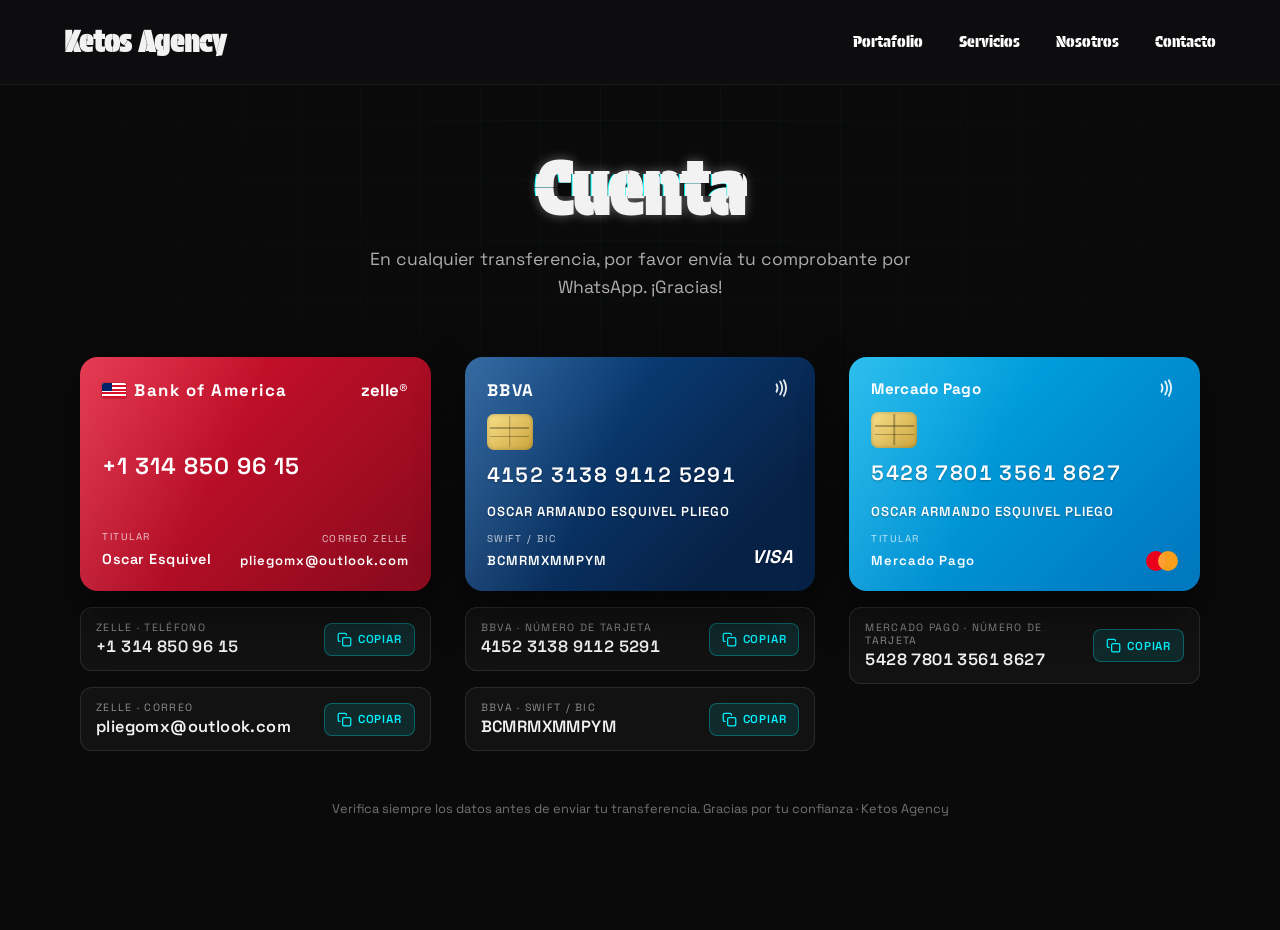
<file: cuenta/index.html>
<!DOCTYPE html>
<html lang="es">
<head>
  <meta charset="UTF-8" />
  <meta name="viewport" content="width=device-width, initial-scale=1.0"/>
  <title>Cuenta | Ketos Agency</title>
  <meta name="description" content="Datos de pago de Ketos Agency: Zelle, BBVA y Mercado Pago. Copia y pega para transferir."/>
  <meta name="robots" content="noindex, nofollow"/>

  <!-- Open Graph / WhatsApp (vista previa; los datos completos están dentro de la página) -->
  <meta property="og:type" content="website"/>
  <meta property="og:site_name" content="Ketos Agency"/>
  <meta property="og:url" content="https://www.ketos.agency/cuenta"/>
  <meta property="og:title" content="Datos de pago | Ketos Agency"/>
  <meta property="og:description" content="Zelle, BBVA y Mercado Pago. Copia los datos y envía tu pago en segundos."/>
  <meta property="og:image" content="https://www.ketos.agency/assets/og-cuenta.jpg"/>
  <meta property="og:image:secure_url" content="https://www.ketos.agency/assets/og-cuenta.jpg"/>
  <meta property="og:image:type" content="image/jpeg"/>
  <meta property="og:image:width" content="1200"/>
  <meta property="og:image:height" content="630"/>
  <meta property="og:image:alt" content="Datos de pago de Ketos Agency"/>
  <meta property="og:locale" content="es_MX"/>
  <meta name="twitter:card" content="summary_large_image"/>
  <meta name="twitter:title" content="Datos de pago | Ketos Agency"/>
  <meta name="twitter:description" content="Zelle, BBVA y Mercado Pago. Copia los datos y envía tu pago en segundos."/>
  <meta name="twitter:image" content="https://www.ketos.agency/assets/og-cuenta.jpg"/>

  <link rel="preconnect" href="https://fonts.googleapis.com">
  <link rel="preconnect" href="https://fonts.gstatic.com" crossorigin>
  <link href="https://fonts.googleapis.com/css2?family=Protest+Guerrilla&family=Space+Grotesk:wght@400;500;600;700&display=swap" rel="stylesheet">

  <style>
    :root {
      --dark: #0E0E11;
      --light: #F2F2F2;
      --cyber-neon-color: #00f3ff;
    }
    * { margin: 0; padding: 0; box-sizing: border-box; }
    html { scroll-behavior: smooth; }
    body {
      font-family: 'Protest Guerrilla', sans-serif;
      background: var(--dark);
      color: var(--light);
      line-height: 1.6;
      overflow-x: hidden;
      min-height: 100vh;
    }

    /* ===== Header ===== */
    header {
      position: fixed;
      top: 0; left: 0; right: 0;
      background: rgba(14, 14, 17, 0.95);
      -webkit-backdrop-filter: blur(10px);
      backdrop-filter: blur(10px);
      padding: 1.2rem 5%;
      z-index: 1000;
      display: flex;
      justify-content: space-between;
      align-items: center;
      border-bottom: 1px solid rgba(255, 255, 255, 0.06);
    }
    .logo { font-size: 1.8rem; font-weight: 700; color: var(--light); text-decoration: none; }
    nav a { color: white; text-decoration: none; margin-left: 2rem; font-weight: 500; }
    nav a:hover { color: rgba(242, 242, 242, 0.7); }

    /* ===== Glitch keyframes ===== */
    @keyframes cyber-glitch-anim {
      0%   { clip: rect(15px, 9999px, 81px, 0); }
      5%   { clip: rect(72px, 9999px, 24px, 0); }
      10%  { clip: rect(4px, 9999px, 88px, 0); }
      15%  { clip: rect(66px, 9999px, 14px, 0); }
      20%  { clip: rect(25px, 9999px, 96px, 0); }
      100% { clip: rect(50px, 9999px, 50px, 0); }
    }
    @keyframes cyber-glitch-anim2 {
      0%   { clip: rect(80px, 9999px, 4px, 0); }
      5%   { clip: rect(30px, 9999px, 100px, 0); }
      10%  { clip: rect(10px, 9999px, 20px, 0); }
      100% { clip: rect(90px, 9999px, 90px, 0); }
    }

    /* ===== Layout ===== */
    .account {
      position: relative;
      padding: 150px 5% 110px;
      min-height: 100vh;
      overflow: hidden;
      background: rgba(10, 10, 10, 0.85);
    }
    .account::before {
      content: "";
      position: absolute;
      inset: 0;
      background-image:
        linear-gradient(rgba(0, 243, 255, 0.04) 1px, transparent 1px),
        linear-gradient(90deg, rgba(0, 243, 255, 0.04) 1px, transparent 1px);
      background-size: 60px 60px;
      -webkit-mask-image: radial-gradient(ellipse at 50% 0%, #000 0%, transparent 70%);
      mask-image: radial-gradient(ellipse at 50% 0%, #000 0%, transparent 70%);
      pointer-events: none;
      z-index: 0;
    }
    .account-inner {
      position: relative;
      z-index: 1;
      max-width: 1120px;
      margin: 0 auto;
    }
    .account-header {
      text-align: center;
      margin-bottom: 24px;
    }
    .account-title {
      font-family: 'Protest Guerrilla', sans-serif;
      font-size: clamp(2.4rem, 7vw, 4.5rem);
      line-height: 1.1;
      color: var(--light);
      text-shadow: 0 0 12px rgba(255, 255, 255, 0.35);
      position: relative;
      display: inline-block;
    }
    .account-title-glitch::before,
    .account-title-glitch::after {
      content: attr(data-text);
      position: absolute;
      top: 0; left: 0;
      width: 100%; height: 100%;
      background: rgba(10, 10, 10, 0.85);
      overflow: hidden;
    }
    .account-title-glitch::before {
      left: 2px; text-shadow: -1px 0 #ff00c1;
      clip: rect(24px, 9999px, 46px, 0);
      animation: cyber-glitch-anim 5s infinite linear alternate-reverse;
    }
    .account-title-glitch::after {
      left: -2px; text-shadow: -1px 0 #00fff9;
      clip: rect(24px, 9999px, 46px, 0);
      animation: cyber-glitch-anim2 5s infinite linear alternate-reverse;
    }
    .account-subtitle {
      font-family: 'Space Grotesk', sans-serif;
      font-size: clamp(0.95rem, 2vw, 1.1rem);
      color: rgba(242, 242, 242, 0.7);
      max-width: 620px;
      margin: 16px auto 0;
    }

    .methods {
      display: grid;
      grid-template-columns: repeat(auto-fit, minmax(300px, 1fr));
      gap: 34px;
      margin-top: 56px;
      align-items: start;
    }
    .method { display: flex; flex-direction: column; gap: 16px; }

    /* ===== Bank card visual ===== */
    .bank-card {
      position: relative;
      aspect-ratio: 1.5 / 1;
      border-radius: 18px;
      padding: 20px 22px;
      color: #fff;
      display: flex;
      flex-direction: column;
      justify-content: space-between;
      overflow: hidden;
      font-family: 'Space Grotesk', sans-serif;
      box-shadow: 0 22px 44px rgba(0, 0, 0, 0.5);
      isolation: isolate;
    }
    .bank-card::after {
      content: "";
      position: absolute;
      inset: 0;
      background: linear-gradient(115deg, rgba(255,255,255,0.18) 0%, rgba(255,255,255,0) 42%);
      pointer-events: none;
      z-index: 2;
    }
    .bank-card.bbva  { background: linear-gradient(135deg, #0a4b8f 0%, #072146 78%); }
    .bank-card.mp    { background: linear-gradient(135deg, #00b1ea 0%, #0079c1 92%); }
    .bank-card.zelle { background: linear-gradient(135deg, #e0122f 0%, #8b0a1e 94%); }

    .card-top {
      display: flex;
      align-items: flex-start;
      justify-content: space-between;
      position: relative;
      z-index: 3;
    }
    .card-issuer {
      font-size: 1.05rem;
      font-weight: 700;
      letter-spacing: 1.5px;
    }
    .contactless {
      width: 22px; height: 22px;
      opacity: 0.9;
    }
    .card-mid {
      display: flex;
      align-items: center;
      gap: 14px;
      position: relative;
      z-index: 3;
    }
    .chip {
      width: 46px; height: 36px;
      border-radius: 7px;
      background: linear-gradient(135deg, #f9e08a 0%, #cba43c 100%);
      position: relative;
      flex: none;
      box-shadow: inset 0 0 4px rgba(0,0,0,0.25);
    }
    .chip::before, .chip::after {
      content: "";
      position: absolute;
      left: 8%; right: 8%;
      height: 1.5px;
      background: rgba(0,0,0,0.28);
    }
    .chip::before { top: 38%; }
    .chip::after  { top: 62%; }
    .chip span {
      position: absolute;
      top: 8%; bottom: 8%;
      left: 50%; width: 1.5px;
      background: rgba(0,0,0,0.28);
      transform: translateX(-50%);
    }
    .card-number {
      position: relative;
      z-index: 3;
      font-size: clamp(1.02rem, 3.4vw, 1.3rem);
      font-weight: 600;
      letter-spacing: 1.4px;
      white-space: nowrap;
      font-variant-numeric: tabular-nums;
      text-shadow: 0 1px 2px rgba(0,0,0,0.3);
    }
    .card-bottom {
      display: flex;
      align-items: flex-end;
      justify-content: space-between;
      gap: 12px;
      position: relative;
      z-index: 3;
    }
    .card-label {
      font-size: 0.62rem;
      letter-spacing: 1.5px;
      text-transform: uppercase;
      opacity: 0.75;
      margin-bottom: 3px;
    }
    .card-holder { font-size: 0.9rem; font-weight: 600; letter-spacing: 0.5px; white-space: nowrap; }
    .card-extra  { font-size: 0.82rem; font-weight: 600; letter-spacing: 1px; }
    .card-holder-line {
      position: relative;
      z-index: 3;
      font-size: 0.82rem;
      font-weight: 600;
      letter-spacing: 1px;
      text-transform: uppercase;
      text-shadow: 0 1px 2px rgba(0,0,0,0.3);
      white-space: nowrap;
    }

    /* Brand marks (pequeños) */
    .visa {
      font-style: italic;
      font-weight: 800;
      font-size: 1.15rem;
      letter-spacing: 0.5px;
      text-shadow: 0 1px 2px rgba(0,0,0,0.3);
    }
    .mastercard { display: inline-flex; align-items: center; }
    .mastercard i {
      width: 20px; height: 20px; border-radius: 50%; display: block;
    }
    .mastercard i.red { background: #eb001b; }
    .mastercard i.yellow { background: #f79e1b; margin-left: -8px; mix-blend-mode: screen; }
    .mp-word { font-size: 0.95rem; font-weight: 700; letter-spacing: 0.3px; }
    .zelle-word { font-size: 1.05rem; font-weight: 700; letter-spacing: 0.3px; }

    /* Bank of America mini logo */
    .boa-issuer { display: inline-flex; align-items: center; gap: 8px; }
    .boa-flag {
      position: relative;
      width: 24px; height: 15px;
      border-radius: 2px;
      overflow: hidden;
      flex: none;
      background: repeating-linear-gradient(#ffffff 0 1.9px, #d81028 1.9px 3.8px);
      box-shadow: 0 0 0 1px rgba(0,0,0,0.12);
    }
    .boa-flag::before {
      content: "";
      position: absolute;
      top: 0; left: 0;
      width: 10px; height: 8px;
      background: #012169;
    }
    .zelle-primary {
      position: relative; z-index: 3;
      font-size: clamp(1.1rem, 4.4vw, 1.45rem);
      font-weight: 600; letter-spacing: 1px;
    }

    /* ===== Copy rows ===== */
    .copy-row {
      display: flex;
      align-items: center;
      justify-content: space-between;
      gap: 14px;
      width: 100%;
      text-align: left;
      background: rgba(255, 255, 255, 0.035);
      border: 1px solid rgba(255, 255, 255, 0.1);
      border-radius: 12px;
      padding: 13px 15px;
      cursor: pointer;
      color: var(--light);
      font-family: 'Space Grotesk', sans-serif;
      transition: border-color 0.25s ease, background 0.25s ease, transform 0.1s ease;
    }
    .copy-row:hover { border-color: rgba(0, 243, 255, 0.45); background: rgba(0, 243, 255, 0.06); }
    .copy-row:active { transform: scale(0.99); }
    .copy-row .cr-text { min-width: 0; }
    .copy-row .cr-label {
      display: block;
      font-size: 0.66rem;
      text-transform: uppercase;
      letter-spacing: 1.3px;
      color: rgba(242, 242, 242, 0.55);
      margin-bottom: 2px;
    }
    .copy-row .cr-value {
      display: block;
      font-size: 1.02rem;
      font-weight: 600;
      letter-spacing: 0.4px;
      word-break: break-all;
      font-variant-numeric: tabular-nums;
    }
    .copy-row .cr-btn {
      flex: none;
      display: inline-flex;
      align-items: center;
      gap: 6px;
      font-size: 0.72rem;
      font-weight: 600;
      text-transform: uppercase;
      letter-spacing: 0.8px;
      color: var(--cyber-neon-color);
      background: rgba(0, 243, 255, 0.1);
      border: 1px solid rgba(0, 243, 255, 0.3);
      border-radius: 8px;
      padding: 8px 12px;
      transition: all 0.2s ease;
      white-space: nowrap;
    }
    .copy-row:hover .cr-btn { background: rgba(0, 243, 255, 0.18); }
    .copy-row .cr-btn svg { width: 15px; height: 15px; }
    .copy-row.copied .cr-btn { color: #14e08a; background: rgba(20, 224, 138, 0.12); border-color: rgba(20, 224, 138, 0.45); }

    /* ===== Toast ===== */
    .toast {
      position: fixed;
      left: 50%;
      bottom: 32px;
      transform: translateX(-50%) translateY(20px);
      background: rgba(20, 224, 138, 0.14);
      border: 1px solid rgba(20, 224, 138, 0.5);
      color: #14e08a;
      font-family: 'Space Grotesk', sans-serif;
      font-weight: 600;
      letter-spacing: 0.5px;
      padding: 12px 22px;
      border-radius: 12px;
      -webkit-backdrop-filter: blur(8px);
      backdrop-filter: blur(8px);
      box-shadow: 0 10px 30px rgba(0, 0, 0, 0.4);
      opacity: 0;
      pointer-events: none;
      transition: opacity 0.25s ease, transform 0.25s ease;
      z-index: 2000;
    }
    .toast.show { opacity: 1; transform: translateX(-50%) translateY(0); }

    .account-footnote {
      text-align: center;
      margin-top: 48px;
      font-family: 'Space Grotesk', sans-serif;
      font-size: 0.8rem;
      color: rgba(242, 242, 242, 0.45);
    }

    @media (max-width: 767px) {
      .account { padding: 120px 5% 80px; }
      .methods { gap: 26px; margin-top: 40px; }
      nav { display: none; }
    }
    @media (prefers-reduced-motion: reduce) {
      .account-title-glitch::before,
      .account-title-glitch::after { animation: none !important; }
    }
  </style>
</head>
<body>
  <header>
    <a class="logo" href="/">Ketos Agency</a>
    <nav>
      <a href="/portafolio">Portafolio</a>
      <a href="/#servicios">Servicios</a>
      <a href="/#about">Nosotros</a>
      <a href="/#contacto">Contacto</a>
    </nav>
  </header>

  <main>
    <section class="account">
      <div class="account-inner">
        <div class="account-header">
          <h1 class="account-title">
            <span class="account-title-glitch" data-text="Cuenta">Cuenta</span>
          </h1>
          <p class="account-subtitle">
            En cualquier transferencia, por favor envía tu comprobante por WhatsApp. ¡Gracias!
          </p>
        </div>

        <div class="methods">

          <!-- ============ ZELLE ============ -->
          <div class="method">
            <div class="bank-card zelle" data-copy="+13148509615" role="button" tabindex="0" aria-label="Copiar teléfono Zelle">
              <div class="card-top">
                <span class="card-issuer boa-issuer"><span class="boa-flag" aria-hidden="true"></span>Bank of America</span>
                <span class="zelle-word">zelle&reg;</span>
              </div>
              <div class="zelle-primary">+1 314 850 96 15</div>
              <div class="card-bottom">
                <div>
                  <div class="card-label">Titular</div>
                  <div class="card-holder">Oscar Esquivel</div>
                </div>
                <div style="text-align:right">
                  <div class="card-label">Correo Zelle</div>
                  <div class="card-extra">pliegomx@outlook.com</div>
                </div>
              </div>
            </div>

            <button type="button" class="copy-row" data-copy="+13148509615">
              <span class="cr-text">
                <span class="cr-label">Zelle · Teléfono</span>
                <span class="cr-value">+1 314 850 96 15</span>
              </span>
              <span class="cr-btn">
                <svg viewBox="0 0 24 24" fill="none" stroke="currentColor" stroke-width="2" stroke-linecap="round" stroke-linejoin="round" aria-hidden="true"><rect x="9" y="9" width="13" height="13" rx="2"/><path d="M5 15H4a2 2 0 0 1-2-2V4a2 2 0 0 1 2-2h9a2 2 0 0 1 2 2v1"/></svg>
                Copiar
              </span>
            </button>

            <button type="button" class="copy-row" data-copy="pliegomx@outlook.com">
              <span class="cr-text">
                <span class="cr-label">Zelle · Correo</span>
                <span class="cr-value">pliegomx@outlook.com</span>
              </span>
              <span class="cr-btn">
                <svg viewBox="0 0 24 24" fill="none" stroke="currentColor" stroke-width="2" stroke-linecap="round" stroke-linejoin="round" aria-hidden="true"><rect x="9" y="9" width="13" height="13" rx="2"/><path d="M5 15H4a2 2 0 0 1-2-2V4a2 2 0 0 1 2-2h9a2 2 0 0 1 2 2v1"/></svg>
                Copiar
              </span>
            </button>
          </div>

          <!-- ============ BBVA ============ -->
          <div class="method">
            <div class="bank-card bbva" data-copy="4152313891125291" role="button" tabindex="0" aria-label="Copiar número de tarjeta BBVA">
              <div class="card-top">
                <span class="card-issuer">BBVA</span>
                <svg class="contactless" viewBox="0 0 24 24" fill="none" stroke="currentColor" stroke-width="2" stroke-linecap="round" aria-hidden="true">
                  <path d="M6 8a8 8 0 0 1 0 8M10 5a13 13 0 0 1 0 14M14 3.5a17 17 0 0 1 0 17"/>
                </svg>
              </div>
              <div class="card-mid">
                <div class="chip"><span></span></div>
              </div>
              <div class="card-number">4152 3138 9112 5291</div>
              <div class="card-holder-line">Oscar Armando Esquivel Pliego</div>
              <div class="card-bottom">
                <div>
                  <div class="card-label">SWIFT / BIC</div>
                  <div class="card-extra">BCMRMXMMPYM</div>
                </div>
                <span class="visa">VISA</span>
              </div>
            </div>

            <button type="button" class="copy-row" data-copy="4152313891125291">
              <span class="cr-text">
                <span class="cr-label">BBVA · Número de tarjeta</span>
                <span class="cr-value">4152 3138 9112 5291</span>
              </span>
              <span class="cr-btn">
                <svg viewBox="0 0 24 24" fill="none" stroke="currentColor" stroke-width="2" stroke-linecap="round" stroke-linejoin="round" aria-hidden="true"><rect x="9" y="9" width="13" height="13" rx="2"/><path d="M5 15H4a2 2 0 0 1-2-2V4a2 2 0 0 1 2-2h9a2 2 0 0 1 2 2v1"/></svg>
                Copiar
              </span>
            </button>

            <button type="button" class="copy-row" data-copy="BCMRMXMMPYM">
              <span class="cr-text">
                <span class="cr-label">BBVA · SWIFT / BIC</span>
                <span class="cr-value">BCMRMXMMPYM</span>
              </span>
              <span class="cr-btn">
                <svg viewBox="0 0 24 24" fill="none" stroke="currentColor" stroke-width="2" stroke-linecap="round" stroke-linejoin="round" aria-hidden="true"><rect x="9" y="9" width="13" height="13" rx="2"/><path d="M5 15H4a2 2 0 0 1-2-2V4a2 2 0 0 1 2-2h9a2 2 0 0 1 2 2v1"/></svg>
                Copiar
              </span>
            </button>
          </div>

          <!-- ============ MERCADO PAGO ============ -->
          <div class="method">
            <div class="bank-card mp" data-copy="5428780135618627" role="button" tabindex="0" aria-label="Copiar número de tarjeta Mercado Pago">
              <div class="card-top">
                <span class="mp-word">Mercado Pago</span>
                <svg class="contactless" viewBox="0 0 24 24" fill="none" stroke="currentColor" stroke-width="2" stroke-linecap="round" aria-hidden="true">
                  <path d="M6 8a8 8 0 0 1 0 8M10 5a13 13 0 0 1 0 14M14 3.5a17 17 0 0 1 0 17"/>
                </svg>
              </div>
              <div class="card-mid">
                <div class="chip"><span></span></div>
              </div>
              <div class="card-number">5428 7801 3561 8627</div>
              <div class="card-holder-line">Oscar Armando Esquivel Pliego</div>
              <div class="card-bottom">
                <div>
                  <div class="card-label">Titular</div>
                  <div class="card-extra">Mercado Pago</div>
                </div>
                <span class="mastercard" aria-label="Mastercard"><i class="red"></i><i class="yellow"></i></span>
              </div>
            </div>

            <button type="button" class="copy-row" data-copy="5428780135618627">
              <span class="cr-text">
                <span class="cr-label">Mercado Pago · Número de tarjeta</span>
                <span class="cr-value">5428 7801 3561 8627</span>
              </span>
              <span class="cr-btn">
                <svg viewBox="0 0 24 24" fill="none" stroke="currentColor" stroke-width="2" stroke-linecap="round" stroke-linejoin="round" aria-hidden="true"><rect x="9" y="9" width="13" height="13" rx="2"/><path d="M5 15H4a2 2 0 0 1-2-2V4a2 2 0 0 1 2-2h9a2 2 0 0 1 2 2v1"/></svg>
                Copiar
              </span>
            </button>
          </div>

        </div>

        <p class="account-footnote">Verifica siempre los datos antes de enviar tu transferencia. Gracias por tu confianza · Ketos Agency</p>
      </div>
    </section>
  </main>

  <div class="toast" id="toast" role="status" aria-live="polite">Copiado ✓</div>

  <script>
    (function () {
      var toastEl = document.getElementById('toast');
      var toastTimer = null;

      function showToast(msg) {
        toastEl.textContent = msg;
        toastEl.classList.add('show');
        if (toastTimer) clearTimeout(toastTimer);
        toastTimer = setTimeout(function () {
          toastEl.classList.remove('show');
        }, 1600);
      }

      function fallbackCopy(text) {
        var ta = document.createElement('textarea');
        ta.value = text;
        ta.setAttribute('readonly', '');
        ta.style.position = 'fixed';
        ta.style.top = '-1000px';
        document.body.appendChild(ta);
        ta.select();
        var ok = false;
        try { ok = document.execCommand('copy'); } catch (e) { ok = false; }
        document.body.removeChild(ta);
        return ok;
      }

      function copyText(text) {
        if (navigator.clipboard && window.isSecureContext) {
          return navigator.clipboard.writeText(text).then(function () { return true; })
            .catch(function () { return fallbackCopy(text); });
        }
        return Promise.resolve(fallbackCopy(text));
      }

      function flash(el) {
        var row = el.closest('.copy-row');
        if (!row) return;
        row.classList.add('copied');
        var btn = row.querySelector('.cr-btn');
        var original = btn ? btn.innerHTML : null;
        if (btn) btn.textContent = 'Copiado ✓';
        setTimeout(function () {
          row.classList.remove('copied');
          if (btn && original !== null) btn.innerHTML = original;
        }, 1600);
      }

      function handle(el) {
        var value = el.getAttribute('data-copy');
        if (!value) return;
        copyText(value).then(function (ok) {
          if (ok) {
            showToast('Copiado ✓');
            flash(el);
          } else {
            showToast('No se pudo copiar');
          }
        });
      }

      document.addEventListener('click', function (e) {
        var el = e.target.closest('[data-copy]');
        if (el) handle(el);
      });

      document.addEventListener('keydown', function (e) {
        if (e.key !== 'Enter' && e.key !== ' ') return;
        var el = e.target.closest('[data-copy]');
        if (el) { e.preventDefault(); handle(el); }
      });
    })();
  </script>
</body>
</html>
</file>
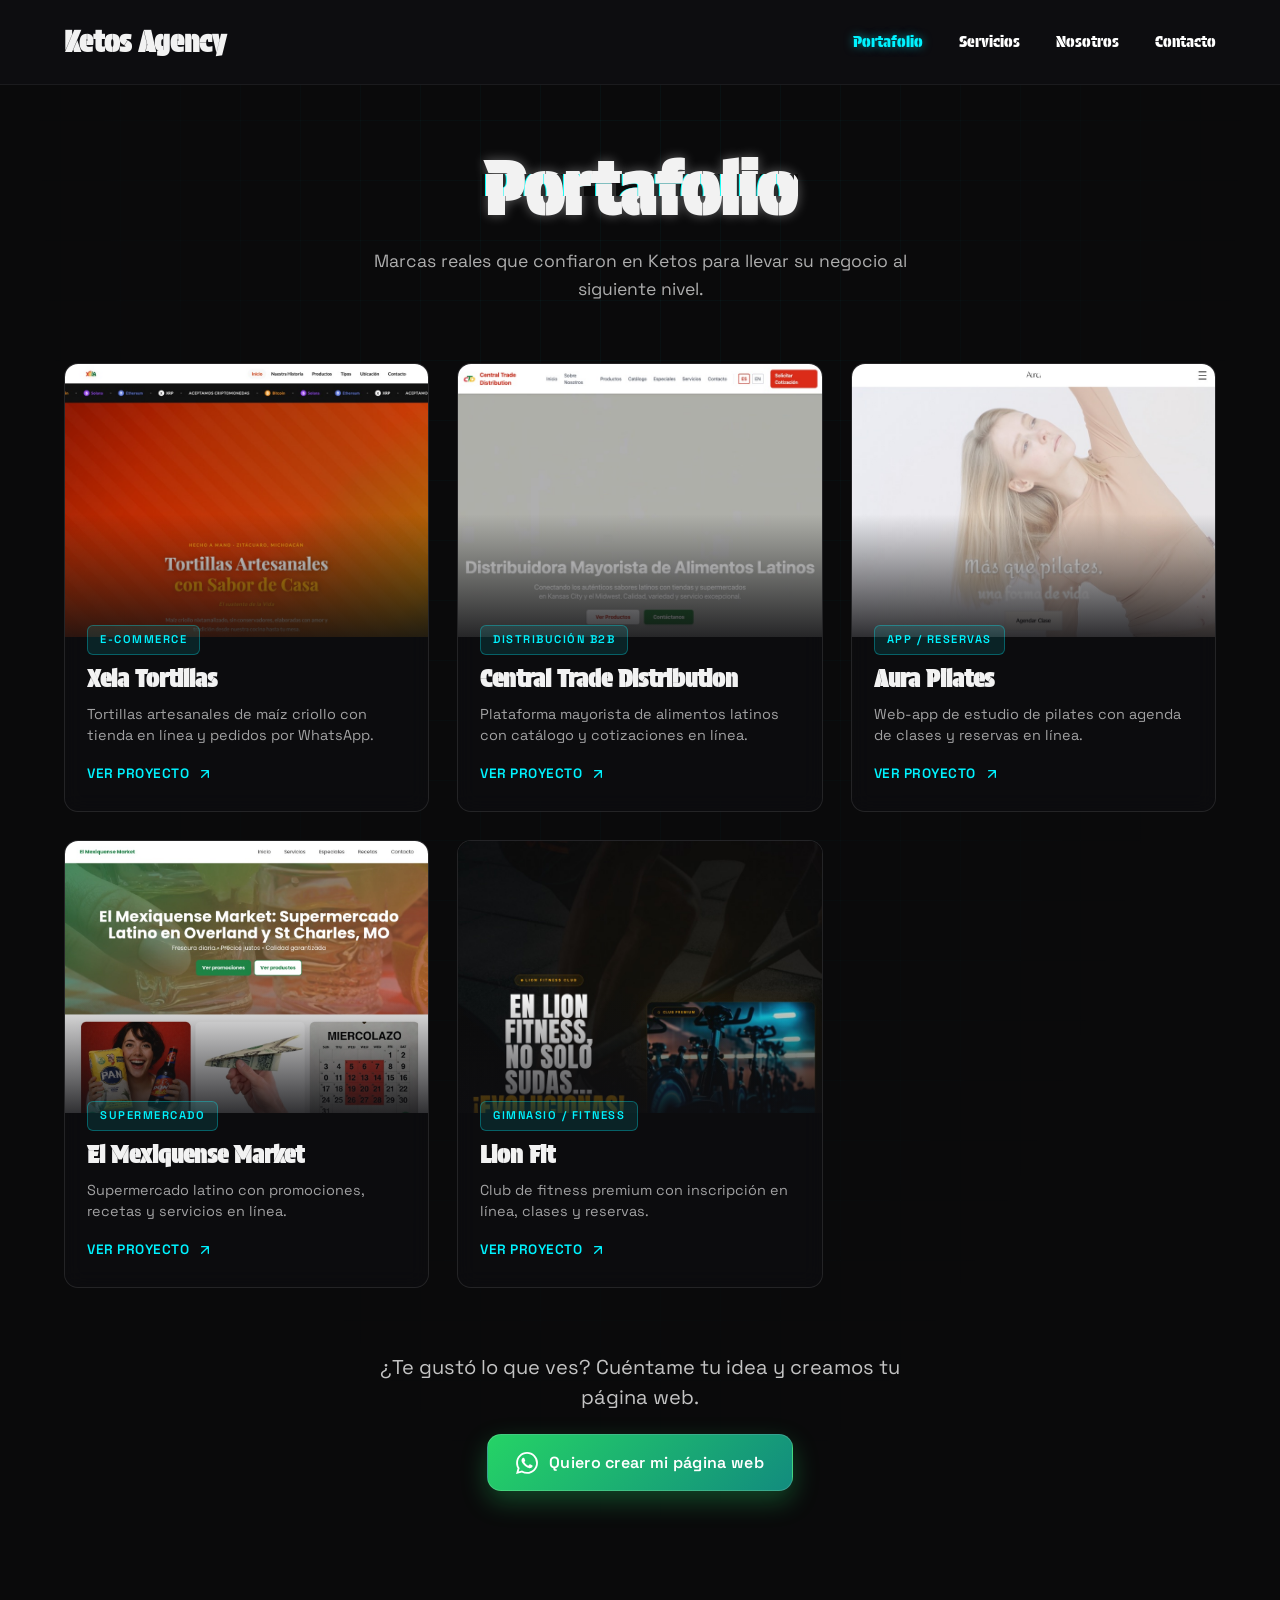
<file: portafolio/index.html>
<!DOCTYPE html>
<html lang="es">
<head>
  <meta charset="UTF-8" />
  <meta name="viewport" content="width=device-width, initial-scale=1.0"/>
  <title>Portafolio | Ketos Agency</title>
  <meta name="description" content="Proyectos desarrollados por Ketos Agency: sistemas digitales que venden, escalan y dominan su mercado."/>

  <!-- Open Graph / WhatsApp / redes sociales -->
  <meta property="og:type" content="website"/>
  <meta property="og:site_name" content="Ketos Agency"/>
  <meta property="og:url" content="https://www.ketos.agency/portafolio"/>
  <meta property="og:title" content="Portafolio | Ketos Agency"/>
  <meta property="og:description" content="Marcas reales que confían en Ketos. Sistemas digitales que venden, escalan y dominan su mercado."/>
  <meta property="og:image" content="https://www.ketos.agency/assets/og-portafolio.jpg"/>
  <meta property="og:image:secure_url" content="https://www.ketos.agency/assets/og-portafolio.jpg"/>
  <meta property="og:image:type" content="image/jpeg"/>
  <meta property="og:image:width" content="1200"/>
  <meta property="og:image:height" content="630"/>
  <meta property="og:image:alt" content="Portafolio de Ketos Agency"/>
  <meta property="og:locale" content="es_MX"/>
  <meta name="twitter:card" content="summary_large_image"/>
  <meta name="twitter:title" content="Portafolio | Ketos Agency"/>
  <meta name="twitter:description" content="Marcas reales que confían en Ketos. Sistemas digitales que venden, escalan y dominan su mercado."/>
  <meta name="twitter:image" content="https://www.ketos.agency/assets/og-portafolio.jpg"/>

  <link rel="preconnect" href="https://fonts.googleapis.com">
  <link rel="preconnect" href="https://fonts.gstatic.com" crossorigin>
  <link href="https://fonts.googleapis.com/css2?family=Protest+Guerrilla&family=Space+Grotesk:wght@400;500;600;700&display=swap" rel="stylesheet">

  <style>
    :root {
      --primary: #0E0E11;
      --dark: #0E0E11;
      --gray: #2A2A2A;
      --light: #F2F2F2;
      --cyber-neon-color: #00f3ff;
    }
    * { margin: 0; padding: 0; box-sizing: border-box; }
    html { scroll-behavior: smooth; }
    body {
      font-family: 'Protest Guerrilla', sans-serif;
      background: var(--dark);
      color: var(--light);
      line-height: 1.6;
      overflow-x: hidden;
      min-height: 100vh;
    }

    /* ===== Header (mismo estilo del home) ===== */
    header {
      position: fixed;
      top: 0; left: 0; right: 0;
      background: rgba(14, 14, 17, 0.95);
      -webkit-backdrop-filter: blur(10px);
      backdrop-filter: blur(10px);
      padding: 1.2rem 5%;
      z-index: 1000;
      display: flex;
      justify-content: space-between;
      align-items: center;
      border-bottom: 1px solid rgba(255, 255, 255, 0.06);
    }
    .logo {
      font-size: 1.8rem;
      font-weight: 700;
      color: var(--light);
      text-decoration: none;
    }
    nav a {
      color: white;
      text-decoration: none;
      margin-left: 2rem;
      font-weight: 500;
    }
    nav a:hover { color: rgba(242, 242, 242, 0.7); }
    nav a.active {
      color: var(--cyber-neon-color);
      text-shadow: 0 0 10px rgba(0, 243, 255, 0.5);
    }

    /* ===== Glitch keyframes (reutilizados del home) ===== */
    @keyframes cyber-glitch-anim {
      0%   { clip: rect(15px, 9999px, 81px, 0); }
      5%   { clip: rect(72px, 9999px, 24px, 0); }
      10%  { clip: rect(4px, 9999px, 88px, 0); }
      15%  { clip: rect(66px, 9999px, 14px, 0); }
      20%  { clip: rect(25px, 9999px, 96px, 0); }
      100% { clip: rect(50px, 9999px, 50px, 0); }
    }
    @keyframes cyber-glitch-anim2 {
      0%   { clip: rect(80px, 9999px, 4px, 0); }
      5%   { clip: rect(30px, 9999px, 100px, 0); }
      10%  { clip: rect(10px, 9999px, 20px, 0); }
      100% { clip: rect(90px, 9999px, 90px, 0); }
    }

    /* ==========================================================
       PORTAFOLIO — Grid con imagen + glitch (estética Cyber Core)
       ========================================================== */
    .portfolio {
      position: relative;
      padding: 150px 5% 120px;
      background: rgba(10, 10, 10, 0.85);
      min-height: 100vh;
      overflow: hidden;
    }
    .portfolio::before {
      content: "";
      position: absolute;
      inset: 0;
      background-image:
        linear-gradient(rgba(0, 243, 255, 0.04) 1px, transparent 1px),
        linear-gradient(90deg, rgba(0, 243, 255, 0.04) 1px, transparent 1px);
      background-size: 60px 60px;
      -webkit-mask-image: radial-gradient(ellipse at 50% 0%, #000 0%, transparent 70%);
      mask-image: radial-gradient(ellipse at 50% 0%, #000 0%, transparent 70%);
      pointer-events: none;
      z-index: 0;
    }
    .portfolio-inner {
      position: relative;
      z-index: 1;
      max-width: 1200px;
      margin: 0 auto;
    }
    .portfolio-header {
      text-align: center;
      margin-bottom: 60px;
    }
    .portfolio-title {
      font-family: 'Protest Guerrilla', sans-serif;
      font-size: clamp(2.4rem, 7vw, 4.5rem);
      line-height: 1.1;
      color: var(--light);
      text-shadow: 0 0 12px rgba(255, 255, 255, 0.35);
      position: relative;
      display: inline-block;
    }
    .portfolio-title-glitch::before,
    .portfolio-title-glitch::after {
      content: attr(data-text);
      position: absolute;
      top: 0;
      left: 0;
      width: 100%;
      height: 100%;
      background: rgba(10, 10, 10, 0.85);
      overflow: hidden;
    }
    .portfolio-title-glitch::before {
      left: 2px;
      text-shadow: -1px 0 #ff00c1;
      clip: rect(24px, 9999px, 46px, 0);
      animation: cyber-glitch-anim 5s infinite linear alternate-reverse;
    }
    .portfolio-title-glitch::after {
      left: -2px;
      text-shadow: -1px 0 #00fff9;
      clip: rect(24px, 9999px, 46px, 0);
      animation: cyber-glitch-anim2 5s infinite linear alternate-reverse;
    }
    .portfolio-subtitle {
      font-family: 'Space Grotesk', sans-serif;
      font-size: clamp(0.95rem, 2vw, 1.1rem);
      color: rgba(242, 242, 242, 0.7);
      max-width: 560px;
      margin: 18px auto 0;
      line-height: 1.6;
    }

    .portfolio-grid {
      display: grid;
      grid-template-columns: repeat(auto-fit, minmax(280px, 1fr));
      gap: 28px;
    }

    .pf-card {
      position: relative;
      display: flex;
      flex-direction: column;
      background: rgba(14, 14, 17, 0.7);
      border: 1px solid rgba(255, 255, 255, 0.1);
      border-radius: 14px;
      overflow: hidden;
      text-decoration: none;
      color: var(--light);
      -webkit-backdrop-filter: blur(10px);
      backdrop-filter: blur(10px);
      transition: transform 0.4s ease, border-color 0.4s ease, box-shadow 0.4s ease;
    }
    .pf-card:hover,
    .pf-card:focus-visible {
      transform: translateY(-6px);
      border-color: rgba(0, 243, 255, 0.55);
      box-shadow:
        0 10px 40px rgba(0, 0, 0, 0.5),
        0 0 22px rgba(0, 243, 255, 0.25);
      outline: none;
    }
    .pf-card-media {
      position: relative;
      aspect-ratio: 4 / 3;
      overflow: hidden;
      background: #0b0b0e;
    }
    .pf-card-media img {
      width: 100%;
      height: 100%;
      object-fit: cover;
      object-position: top center;
      display: block;
      transition: transform 0.6s ease, filter 0.4s ease;
    }
    .pf-card:hover .pf-card-media img,
    .pf-card:focus-visible .pf-card-media img {
      transform: scale(1.05);
      filter: saturate(1.1) contrast(1.05);
    }
    .pf-card-media::after {
      content: "";
      position: absolute;
      inset: 0;
      background: linear-gradient(to top, rgba(14, 14, 17, 0.85) 0%, transparent 45%);
      pointer-events: none;
    }
    .pf-scanline {
      position: absolute;
      left: 0;
      right: 0;
      top: 0;
      height: 2px;
      background: linear-gradient(90deg, transparent, var(--cyber-neon-color), transparent);
      opacity: 0;
      z-index: 3;
      pointer-events: none;
      box-shadow: 0 0 12px rgba(0, 243, 255, 0.8);
    }
    .pf-card:hover .pf-scanline,
    .pf-card:focus-visible .pf-scanline {
      animation: pf-scan 1.6s linear infinite;
    }
    @keyframes pf-scan {
      0%   { top: 0; opacity: 0; }
      10%  { opacity: 1; }
      90%  { opacity: 1; }
      100% { top: 100%; opacity: 0; }
    }
    .pf-hud {
      position: absolute;
      width: 16px;
      height: 16px;
      border: 2px solid var(--cyber-neon-color);
      z-index: 4;
      opacity: 0;
      transition: opacity 0.35s ease;
      pointer-events: none;
    }
    .pf-card:hover .pf-hud,
    .pf-card:focus-visible .pf-hud { opacity: 1; }
    .pf-hud.tl { top: 12px; left: 12px; border-right: none; border-bottom: none; }
    .pf-hud.tr { top: 12px; right: 12px; border-left: none; border-bottom: none; }
    .pf-hud.bl { bottom: 12px; left: 12px; border-right: none; border-top: none; }
    .pf-hud.br { bottom: 12px; right: 12px; border-left: none; border-top: none; }
    .pf-card-body {
      position: relative;
      z-index: 2;
      padding: 22px 22px 26px;
      display: flex;
      flex-direction: column;
      gap: 10px;
      margin-top: -34px;
    }
    .pf-cat {
      font-family: 'Space Grotesk', sans-serif;
      align-self: flex-start;
      font-size: 0.7rem;
      font-weight: 600;
      letter-spacing: 1.5px;
      text-transform: uppercase;
      color: var(--cyber-neon-color);
      background: rgba(0, 243, 255, 0.1);
      border: 1px solid rgba(0, 243, 255, 0.3);
      border-radius: 6px;
      padding: 5px 12px;
    }
    .pf-name {
      font-family: 'Protest Guerrilla', sans-serif;
      font-size: 1.5rem;
      font-weight: 700;
      color: var(--light);
      line-height: 1.2;
    }
    .pf-desc {
      font-family: 'Space Grotesk', sans-serif;
      font-size: 0.9rem;
      color: rgba(242, 242, 242, 0.65);
      line-height: 1.5;
    }
    .pf-link {
      font-family: 'Space Grotesk', sans-serif;
      display: inline-flex;
      align-items: center;
      gap: 8px;
      margin-top: 6px;
      font-size: 0.85rem;
      font-weight: 600;
      letter-spacing: 0.5px;
      text-transform: uppercase;
      color: var(--cyber-neon-color);
    }
    .pf-link svg {
      width: 16px;
      height: 16px;
      transition: transform 0.3s ease;
    }
    .pf-card:hover .pf-link svg,
    .pf-card:focus-visible .pf-link svg {
      transform: translateX(4px);
    }

    /* ===== CTA WhatsApp ===== */
    .pf-cta {
      text-align: center;
      margin-top: 64px;
    }
    .pf-cta-text {
      font-family: 'Space Grotesk', sans-serif;
      font-size: clamp(1rem, 2.4vw, 1.25rem);
      color: rgba(242, 242, 242, 0.8);
      max-width: 560px;
      margin: 0 auto 22px;
      line-height: 1.5;
    }
    .pf-cta-btn {
      display: inline-flex;
      align-items: center;
      gap: 11px;
      font-family: 'Space Grotesk', sans-serif;
      font-size: 1rem;
      font-weight: 600;
      letter-spacing: 0.3px;
      color: #fff;
      text-decoration: none;
      background: linear-gradient(135deg, #25d366 0%, #128c7e 100%);
      border: 1px solid rgba(255, 255, 255, 0.15);
      border-radius: 14px;
      padding: 15px 28px;
      box-shadow: 0 10px 26px rgba(37, 211, 102, 0.3);
      transition: transform 0.2s ease, box-shadow 0.2s ease, filter 0.2s ease;
    }
    .pf-cta-btn svg { width: 22px; height: 22px; flex: none; }
    .pf-cta-btn:hover {
      transform: translateY(-2px);
      filter: brightness(1.05);
      box-shadow: 0 14px 34px rgba(37, 211, 102, 0.45);
    }
    .pf-cta-btn:active { transform: translateY(0); }

    @media (max-width: 767px) {
      .portfolio { padding: 120px 5% 90px; }
      .portfolio-header { margin-bottom: 40px; }
      .portfolio-grid { gap: 20px; }
      .pf-cta { margin-top: 48px; }
      nav { display: none; }
    }

    @media (prefers-reduced-motion: reduce) {
      .portfolio-title-glitch::before,
      .portfolio-title-glitch::after,
      .pf-scanline { animation: none !important; }
      .pf-card,
      .pf-card-media img,
      .pf-link svg { transition: none !important; }
      .pf-card:hover,
      .pf-card:focus-visible { transform: none; }
      .pf-card:hover .pf-card-media img { transform: none; }
    }
  </style>
</head>
<body>
  <header>
    <a class="logo" href="/">Ketos Agency</a>
    <nav>
      <a href="/portafolio" class="active">Portafolio</a>
      <a href="/#servicios">Servicios</a>
      <a href="/#about">Nosotros</a>
      <a href="/#contacto">Contacto</a>
    </nav>
  </header>

  <main>
    <section class="portfolio">
      <div class="portfolio-inner">
        <div class="portfolio-header">
          <h1 class="portfolio-title">
            <span class="portfolio-title-glitch" data-text="Portafolio">Portafolio</span>
          </h1>
          <p class="portfolio-subtitle">
            Marcas reales que confiaron en Ketos para llevar su negocio al siguiente nivel.
          </p>
        </div>

        <div class="portfolio-grid">
          <!-- Xela Tortillas -->
          <a class="pf-card" href="https://xelatortillas.com/" target="_blank" rel="noopener noreferrer">
            <div class="pf-card-media">
              <img src="/assets/portfolio/xela.jpg" alt="Xela Tortillas — tortillas artesanales" loading="lazy" />
              <span class="pf-scanline"></span>
              <span class="pf-hud tl"></span>
              <span class="pf-hud tr"></span>
              <span class="pf-hud bl"></span>
              <span class="pf-hud br"></span>
            </div>
            <div class="pf-card-body">
              <span class="pf-cat">E-commerce</span>
              <h3 class="pf-name">Xela Tortillas</h3>
              <p class="pf-desc">Tortillas artesanales de maíz criollo con tienda en línea y pedidos por WhatsApp.</p>
              <span class="pf-link">Ver proyecto
                <svg xmlns="http://www.w3.org/2000/svg" viewBox="0 0 24 24" fill="none" stroke="currentColor" stroke-width="2" stroke-linecap="round" stroke-linejoin="round" aria-hidden="true"><path d="M7 17 17 7M7 7h10v10"/></svg>
              </span>
            </div>
          </a>

          <!-- Central Trade Distribution -->
          <a class="pf-card" href="https://www.centraltradedist.com/" target="_blank" rel="noopener noreferrer">
            <div class="pf-card-media">
              <img src="/assets/portfolio/ctd.jpg" alt="Central Trade Distribution — distribuidora mayorista" loading="lazy" />
              <span class="pf-scanline"></span>
              <span class="pf-hud tl"></span>
              <span class="pf-hud tr"></span>
              <span class="pf-hud bl"></span>
              <span class="pf-hud br"></span>
            </div>
            <div class="pf-card-body">
              <span class="pf-cat">Distribución B2B</span>
              <h3 class="pf-name">Central Trade Distribution</h3>
              <p class="pf-desc">Plataforma mayorista de alimentos latinos con catálogo y cotizaciones en línea.</p>
              <span class="pf-link">Ver proyecto
                <svg xmlns="http://www.w3.org/2000/svg" viewBox="0 0 24 24" fill="none" stroke="currentColor" stroke-width="2" stroke-linecap="round" stroke-linejoin="round" aria-hidden="true"><path d="M7 17 17 7M7 7h10v10"/></svg>
              </span>
            </div>
          </a>

          <!-- Aura Pilates -->
          <a class="pf-card" href="https://aurapilates.app/" target="_blank" rel="noopener noreferrer">
            <div class="pf-card-media">
              <img src="/assets/portfolio/aura.jpg" alt="Aura Pilates — estudio de pilates" loading="lazy" />
              <span class="pf-scanline"></span>
              <span class="pf-hud tl"></span>
              <span class="pf-hud tr"></span>
              <span class="pf-hud bl"></span>
              <span class="pf-hud br"></span>
            </div>
            <div class="pf-card-body">
              <span class="pf-cat">App / Reservas</span>
              <h3 class="pf-name">Aura Pilates</h3>
              <p class="pf-desc">Web-app de estudio de pilates con agenda de clases y reservas en línea.</p>
              <span class="pf-link">Ver proyecto
                <svg xmlns="http://www.w3.org/2000/svg" viewBox="0 0 24 24" fill="none" stroke="currentColor" stroke-width="2" stroke-linecap="round" stroke-linejoin="round" aria-hidden="true"><path d="M7 17 17 7M7 7h10v10"/></svg>
              </span>
            </div>
          </a>

          <!-- El Mexiquense Market -->
          <a class="pf-card" href="https://mexiquensemarket.com/" target="_blank" rel="noopener noreferrer">
            <div class="pf-card-media">
              <img src="/assets/portfolio/mexiquense.jpg" alt="El Mexiquense Market — supermercado latino" loading="lazy" />
              <span class="pf-scanline"></span>
              <span class="pf-hud tl"></span>
              <span class="pf-hud tr"></span>
              <span class="pf-hud bl"></span>
              <span class="pf-hud br"></span>
            </div>
            <div class="pf-card-body">
              <span class="pf-cat">Supermercado</span>
              <h3 class="pf-name">El Mexiquense Market</h3>
              <p class="pf-desc">Supermercado latino con promociones, recetas y servicios en línea.</p>
              <span class="pf-link">Ver proyecto
                <svg xmlns="http://www.w3.org/2000/svg" viewBox="0 0 24 24" fill="none" stroke="currentColor" stroke-width="2" stroke-linecap="round" stroke-linejoin="round" aria-hidden="true"><path d="M7 17 17 7M7 7h10v10"/></svg>
              </span>
            </div>
          </a>

          <!-- Lion Fit -->
          <a class="pf-card" href="https://www.lionfit.pro/" target="_blank" rel="noopener noreferrer">
            <div class="pf-card-media">
              <img src="/assets/portfolio/lionfit.jpg" alt="Lion Fit — club de fitness premium" loading="lazy" />
              <span class="pf-scanline"></span>
              <span class="pf-hud tl"></span>
              <span class="pf-hud tr"></span>
              <span class="pf-hud bl"></span>
              <span class="pf-hud br"></span>
            </div>
            <div class="pf-card-body">
              <span class="pf-cat">Gimnasio / Fitness</span>
              <h3 class="pf-name">Lion Fit</h3>
              <p class="pf-desc">Club de fitness premium con inscripción en línea, clases y reservas.</p>
              <span class="pf-link">Ver proyecto
                <svg xmlns="http://www.w3.org/2000/svg" viewBox="0 0 24 24" fill="none" stroke="currentColor" stroke-width="2" stroke-linecap="round" stroke-linejoin="round" aria-hidden="true"><path d="M7 17 17 7M7 7h10v10"/></svg>
              </span>
            </div>
          </a>
        </div>

        <div class="pf-cta">
          <p class="pf-cta-text">¿Te gustó lo que ves? Cuéntame tu idea y creamos tu página web.</p>
          <a class="pf-cta-btn" href="https://wa.me/13148509615?text=Hola%2C%20me%20interesa%20crear%20mi%20p%C3%A1gina%20web%20con%20Ketos%20Agency%20%F0%9F%9A%80" target="_blank" rel="noopener noreferrer">
            <svg viewBox="0 0 24 24" fill="currentColor" aria-hidden="true"><path d="M17.472 14.382c-.297-.149-1.758-.867-2.03-.967-.273-.099-.471-.148-.67.15-.197.297-.767.966-.94 1.164-.173.199-.347.223-.644.075-.297-.149-1.255-.463-2.39-1.475-.883-.788-1.48-1.761-1.653-2.059-.173-.297-.018-.458.13-.606.134-.133.298-.347.446-.52.149-.174.198-.298.298-.497.099-.198.05-.372-.025-.521-.075-.149-.669-1.612-.916-2.207-.242-.579-.487-.5-.669-.51l-.57-.01c-.198 0-.52.074-.792.372-.272.297-1.04 1.016-1.04 2.479 0 1.462 1.065 2.875 1.213 3.074.149.198 2.096 3.2 5.077 4.487.71.306 1.263.489 1.694.626.712.226 1.36.194 1.872.118.571-.085 1.758-.719 2.006-1.413.248-.694.248-1.289.173-1.413-.074-.124-.272-.198-.57-.347m-5.421 7.403h-.004a9.87 9.87 0 0 1-5.031-1.378l-.361-.214-3.741.982.998-3.648-.235-.374a9.86 9.86 0 0 1-1.51-5.26c.001-5.45 4.436-9.884 9.888-9.884 2.64 0 5.122 1.03 6.988 2.898a9.825 9.825 0 0 1 2.893 6.994c-.003 5.45-4.437 9.884-9.885 9.884m8.413-18.297A11.815 11.815 0 0 0 12.05 0C5.495 0 .16 5.335.157 11.892c0 2.096.547 4.142 1.588 5.945L.057 24l6.305-1.654a11.882 11.882 0 0 0 5.683 1.448h.005c6.554 0 11.89-5.335 11.893-11.893a11.821 11.821 0 0 0-3.48-8.413Z"/></svg>
            Quiero crear mi página web
          </a>
        </div>
      </div>
    </section>
  </main>
</body>
</html>
</file>
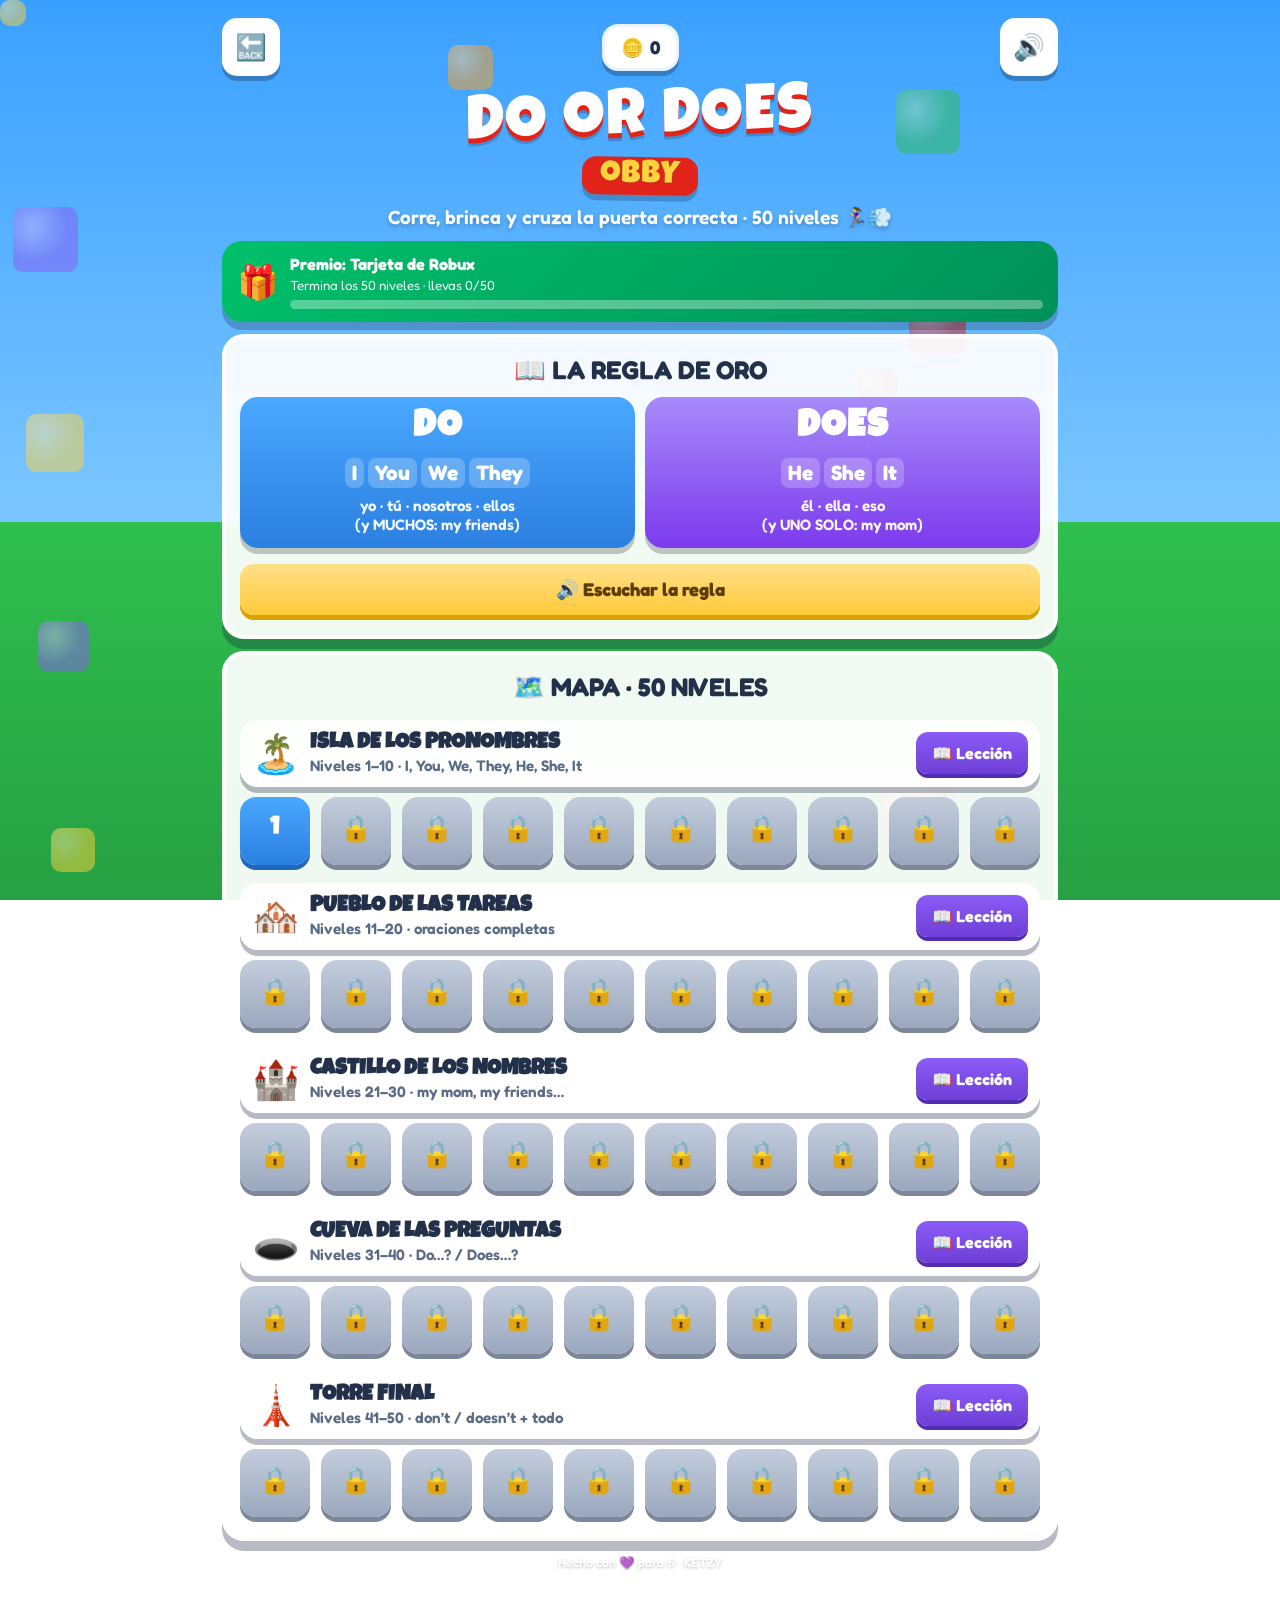
<file: KETZY/do-does.html>
<!DOCTYPE html>
<html lang="es">
<head>
<meta charset="UTF-8" />
<meta name="viewport" content="width=device-width, initial-scale=1.0, maximum-scale=1.0, user-scalable=no, viewport-fit=cover" />
<title>DO or DOES Obby — KETZY</title>
<meta name="robots" content="noindex, nofollow" />
<link rel="preconnect" href="https://fonts.googleapis.com" />
<link rel="preconnect" href="https://fonts.gstatic.com" crossorigin />
<link href="https://fonts.googleapis.com/css2?family=Fredoka:wght@500;600;700&family=Luckiest+Guy&display=swap" rel="stylesheet" />
<style>
  :root{
    --sky1:#3aa0ff; --sky2:#7cc6ff; --grass:#2fbf4e; --grass-d:#26a043;
    --robored:#e2231a; --yellow:#ffd23f; --purple:#8b5cf6; --ink:#22304a; --shadow:rgba(20,30,60,.30);
  }
  *{margin:0;padding:0;box-sizing:border-box;-webkit-tap-highlight-color:transparent;}
  html,body{height:100%;}
  body{font-family:'Fredoka',system-ui,sans-serif;color:var(--ink);
    background:linear-gradient(180deg,var(--sky1) 0%,var(--sky2) 58%,var(--grass) 58%,var(--grass-d) 100%);
    background-attachment:fixed;min-height:100vh;overflow-x:hidden;-webkit-user-select:none;user-select:none;touch-action:manipulation;position:relative;}
  .blocks{position:fixed;inset:0;z-index:0;pointer-events:none;overflow:hidden;}
  .blk{position:absolute;border-radius:10px;opacity:.5;animation:float 7s ease-in-out infinite;}
  .blk::after{content:"";position:absolute;inset:0;border-radius:10px;background:radial-gradient(circle at 30% 30%,rgba(255,255,255,.5),transparent 55%);}
  @keyframes float{0%,100%{transform:translateY(0) rotate(0)}50%{transform:translateY(-22px) rotate(8deg)}}

  .wrap{position:relative;z-index:2;max-width:820px;margin:0 auto;padding:14px 14px 34px;min-height:100vh;display:flex;flex-direction:column;}
  .hidden{display:none !important;}

  .topbar{display:flex;align-items:center;justify-content:space-between;gap:8px;margin-bottom:8px;}
  .pill{display:inline-flex;align-items:center;gap:6px;background:#fff;border-radius:16px;padding:7px 12px;font-weight:700;font-size:1rem;color:var(--ink);box-shadow:0 5px 0 var(--shadow);border:3px solid #eaf2ff;}
  .icon-btn{width:48px;height:48px;border:none;border-radius:15px;background:#fff;font-size:1.4rem;box-shadow:0 5px 0 var(--shadow);cursor:pointer;flex:none;}
  .icon-btn:active{transform:translateY(4px);box-shadow:0 1px 0 var(--shadow);}

  .logo{font-family:'Luckiest Guy',cursive;text-align:center;line-height:.95;margin:6px 0 2px;}
  .logo .l1{display:block;font-size:clamp(2rem,8.5vw,3.6rem);color:#fff;text-shadow:0 5px 0 var(--robored),0 8px 0 rgba(0,0,0,.18);letter-spacing:2px;transform:rotate(-2deg);}
  .logo .l2{display:inline-block;font-size:clamp(1.3rem,5vw,2rem);color:var(--yellow);background:var(--robored);padding:4px 18px;border-radius:14px;transform:rotate(1deg);box-shadow:0 6px 0 rgba(0,0,0,.2);margin-top:6px;letter-spacing:1px;-webkit-text-stroke:1px rgba(0,0,0,.15);}
  .tagline{text-align:center;color:#fff;font-weight:600;font-size:.98rem;margin:10px 0 4px;text-shadow:0 2px 4px rgba(0,0,0,.25);}

  .panel{background:rgba(255,255,255,.93);border-radius:22px;padding:16px 14px 20px;margin-top:12px;box-shadow:0 10px 0 var(--shadow);border:4px solid #fff;}
  .panel h2{text-align:center;font-size:1.25rem;color:var(--ink);margin-bottom:12px;}

  .rule{display:grid;grid-template-columns:1fr 1fr;gap:10px;margin:6px 0 4px;}
  .rule .col{border-radius:18px;padding:12px 8px 14px;color:#fff;text-align:center;box-shadow:0 6px 0 rgba(0,0,0,.22);}
  .rule .col.do{background:linear-gradient(180deg,#4aa8ff,#2b7fe0);}
  .rule .col.does{background:linear-gradient(180deg,#a78bfa,#7c3aed);}
  .rule .col b{display:block;font-family:'Luckiest Guy';font-size:1.9rem;letter-spacing:2px;line-height:1;}
  .rule .col .who{display:block;font-weight:700;font-size:1rem;margin-top:8px;line-height:1.35;}
  .rule .col .tip{display:block;font-size:.76rem;opacity:.95;margin-top:6px;font-weight:600;}
  .rule .col .who i{font-style:normal;display:inline-block;background:rgba(255,255,255,.22);border-radius:8px;padding:1px 7px;margin:2px;}
  .rule .col .who i.hi{background:#ffd23f;color:#5b3d00;transform:scale(1.12);box-shadow:0 2px 0 rgba(0,0,0,.2);}
  .rule-toggle{width:100%;margin-top:12px;border:none;cursor:pointer;border-radius:14px;padding:11px;font-family:'Fredoka';font-weight:700;font-size:.96rem;color:#5b3d00;background:linear-gradient(180deg,#ffe08a,#ffca3a);box-shadow:0 5px 0 #d9a400;}
  .rule-toggle:active{transform:translateY(3px);box-shadow:0 2px 0 #d9a400;}

  .worldband{display:flex;align-items:center;gap:10px;margin:18px 0 10px;background:rgba(255,255,255,.9);border-radius:18px;padding:10px 12px;box-shadow:0 6px 0 var(--shadow);}
  .worldband .we{font-size:1.8rem;flex:none;}
  .worldband .wt{flex:1;line-height:1.15;}
  .worldband .wt b{display:block;font-family:'Luckiest Guy';font-size:1.1rem;color:var(--ink);}
  .worldband .wt span{font-size:.8rem;color:#5b6b86;font-weight:600;}
  .worldband .wl{border:none;cursor:pointer;border-radius:12px;padding:9px 11px;font-family:'Fredoka';font-weight:700;font-size:.82rem;color:#fff;background:linear-gradient(180deg,#8b5cf6,#6d3fd6);box-shadow:0 4px 0 #532bb0;flex:none;}
  .lvgrid{display:grid;grid-template-columns:repeat(5,1fr);gap:9px;}
  .lv{position:relative;border:none;cursor:pointer;border-radius:16px;padding:12px 2px 16px;font-family:'Luckiest Guy';font-size:1.4rem;color:#fff;background:linear-gradient(180deg,#4aa8ff,#2b7fe0);box-shadow:0 5px 0 #1f66bd;}
  .lv:active{transform:translateY(4px);box-shadow:0 1px 0 #1f66bd;}
  .lv.done{background:linear-gradient(180deg,#3ddc6d,#22a03f);box-shadow:0 5px 0 #178030;}
  .lv.boss{background:linear-gradient(180deg,#ff8a3d,#e2231a);box-shadow:0 5px 0 #b01109;}
  .lv.boss.done{background:linear-gradient(180deg,#ffd23f,#f0a500);box-shadow:0 5px 0 #c78500;color:#5b3d00;}
  .lv.lock{background:linear-gradient(180deg,#c3cddd,#9aa7bd);box-shadow:0 5px 0 #7c8799;color:#eef3fb;cursor:default;}
  .lv .st{position:absolute;bottom:3px;left:0;right:0;font-size:.55rem;letter-spacing:-1px;font-family:'Fredoka';}
  .lv .crown{position:absolute;top:-8px;right:-4px;font-size:1rem;}

  .lesson h2{font-family:'Luckiest Guy';font-size:1.45rem;color:var(--robored);text-align:center;line-height:1.1;}
  .lesson .lex{background:#eef4ff;border-radius:16px;padding:11px 13px;margin-top:11px;}
  .lesson .lex .en{font-family:'Luckiest Guy';font-size:1.3rem;color:var(--ink);line-height:1.25;}
  .lesson .lex .en u{text-decoration:none;color:#2b7fe0;}
  .lesson .lex .en u.p{color:#7c3aed;}
  .lesson .lex .es{font-size:.9rem;color:#5b6b86;font-weight:600;margin-top:3px;}
  .lesson .bad{background:#ffe7e4;}
  .lesson .bad .en{color:#b01109;text-decoration:line-through;text-decoration-thickness:3px;}
  .lesson .note{text-align:center;font-weight:700;color:#5b6b86;margin-top:14px;font-size:.96rem;line-height:1.4;}
  .lesson .note em{font-style:normal;color:var(--robored);}

  /* ====== OBBY ====== */
  .qbanner{background:#fff;border-radius:20px;padding:10px 12px 12px;text-align:center;box-shadow:0 7px 0 var(--shadow);border:4px solid #fff;}
  .tag{display:inline-block;background:#eef4ff;color:#2b7fe0;font-weight:700;border-radius:11px;padding:4px 11px;font-size:.8rem;}
  .marks{float:right;font-size:.85rem;letter-spacing:1px;}
  .qhelp{font-size:.82rem;color:#8b5cf6;font-weight:700;margin-top:4px;}
  .sentence{font-family:'Luckiest Guy';font-size:clamp(1.25rem,5.4vw,1.9rem);color:var(--ink);line-height:1.25;margin-top:3px;}
  .sentence .blank{display:inline-block;min-width:2.3em;border-bottom:5px solid var(--robored);color:transparent;}
  .sentence b{color:var(--robored);font-weight:400;}
  .trans{font-size:.86rem;color:#5b6b86;font-weight:600;margin-top:2px;}
  .ab{display:grid;grid-template-columns:1fr 1fr;gap:8px;margin-top:8px;}
  .ab span{border-radius:12px;padding:7px 6px;font-weight:700;font-size:.82rem;color:#fff;line-height:1.2;}
  .ab .a{background:#2b7fe0;} .ab .b{background:#7c3aed;}

  .rulebar{display:grid;grid-template-columns:1fr 1fr;gap:8px;margin-top:9px;}
  .rb{display:flex;align-items:center;gap:7px;border-radius:15px;padding:7px 9px;color:#fff;box-shadow:0 4px 0 rgba(0,0,0,.22);}
  .rb.do{background:linear-gradient(180deg,#4aa8ff,#2b7fe0);}
  .rb.does{background:linear-gradient(180deg,#a78bfa,#7c3aed);}
  .rb b{font-family:'Luckiest Guy';font-size:1.05rem;letter-spacing:1px;flex:none;line-height:1;}
  .rb span{display:flex;flex-wrap:wrap;gap:3px;}
  .rb i{font-style:normal;font-weight:700;font-size:.74rem;background:rgba(255,255,255,.22);border-radius:7px;padding:1px 6px;transition:transform .15s;}
  .rb i.hi{background:#ffd23f;color:#5b3d00;box-shadow:0 2px 0 rgba(0,0,0,.25);transform:scale(1.14);}

  .stagewrap{position:relative;margin-top:10px;border-radius:20px;overflow:hidden;border:5px solid #fff;box-shadow:0 9px 0 var(--shadow);background:#7cc6ff;line-height:0;}
  #cv{display:block;width:100%;}
  .toast{position:absolute;left:50%;top:12px;transform:translateX(-50%);background:rgba(10,20,40,.66);color:#fff;font-family:'Luckiest Guy';font-size:1.05rem;padding:6px 16px;border-radius:14px;pointer-events:none;opacity:0;transition:opacity .25s;white-space:nowrap;}
  .toast.on{opacity:1;}

  .pad{display:grid;grid-template-columns:1fr 1fr 1.7fr;gap:9px;margin-top:11px;}
  .pbtn{border:none;cursor:pointer;border-radius:18px;padding:20px 0;font-family:'Luckiest Guy';font-size:1.45rem;color:#fff;background:linear-gradient(180deg,#4aa8ff,#2b7fe0);box-shadow:0 6px 0 #1f66bd;touch-action:none;}
  .pbtn.jump{background:linear-gradient(180deg,#3ddc6d,#22a03f);box-shadow:0 6px 0 #178030;letter-spacing:1px;}
  .pbtn.on{transform:translateY(4px);box-shadow:0 2px 0 rgba(0,0,0,.3);}
  .padhint{text-align:center;color:#fff;font-size:.78rem;font-weight:600;margin-top:7px;text-shadow:0 1px 3px rgba(0,0,0,.3);}

  .ov{position:fixed;inset:0;z-index:60;background:rgba(10,20,40,.74);-webkit-backdrop-filter:blur(4px);backdrop-filter:blur(4px);display:flex;align-items:center;justify-content:center;padding:18px;overflow:auto;}
  .ovcard{background:#fff;border-radius:26px;padding:20px 18px 22px;max-width:430px;width:100%;text-align:center;box-shadow:0 14px 0 rgba(0,0,0,.3);animation:pop .4s;}
  @keyframes pop{0%{transform:scale(.9)}60%{transform:scale(1.03)}100%{transform:scale(1)}}
  .ovcard .eh{font-family:'Luckiest Guy';font-size:1.4rem;color:#b01109;line-height:1.1;}
  .ovcard .why{font-weight:700;color:var(--ink);font-size:1rem;line-height:1.45;margin-top:8px;text-align:left;background:#ffe7e4;border-radius:14px;padding:11px 13px;}
  .ovcard .fix{margin-top:10px;background:#d6f7e0;border-radius:14px;padding:11px 13px;font-family:'Luckiest Guy';font-size:1.3rem;color:#178030;}
  .ovcard .fix small{display:block;font-family:'Fredoka';font-size:.82rem;color:#5b6b86;font-weight:600;margin-top:2px;}
  .ovcard .sayb{margin-top:10px;border:none;cursor:pointer;border-radius:13px;padding:10px 16px;font-family:'Fredoka';font-weight:700;font-size:.95rem;color:#fff;background:linear-gradient(180deg,#8b5cf6,#6d3fd6);box-shadow:0 4px 0 #532bb0;}
  .ovcard .go{width:100%;margin-top:13px;border:none;cursor:pointer;border-radius:18px;padding:16px;font-family:'Luckiest Guy';font-size:1.3rem;color:#fff;background:linear-gradient(180deg,#2fbf4e,#22a03f);box-shadow:0 6px 0 #178030;letter-spacing:1px;}
  .ovcard .go:active{transform:translateY(4px);box-shadow:0 2px 0 #178030;}

  .end-panel{background:rgba(255,255,255,.95);border-radius:26px;padding:24px 18px 28px;text-align:center;box-shadow:0 12px 0 var(--shadow);border:5px solid #fff;margin-top:14px;}
  .end-panel h2{font-family:'Luckiest Guy';font-size:1.9rem;color:var(--robored);line-height:1.1;}
  .stars-row{font-size:2.8rem;margin:10px 0 4px;letter-spacing:6px;}
  .star{display:inline-block;filter:grayscale(1) opacity(.35);transform:scale(.85);}
  .star.on{filter:none;animation:pop .5s;}
  .end-score{font-size:1.15rem;font-weight:700;margin:8px 0;} .end-coins{font-size:1.25rem;font-weight:700;color:#c78500;margin-bottom:12px;}
  .missed{background:#fff6f5;border-radius:16px;padding:11px;text-align:left;margin-bottom:13px;border:3px solid #ffd5d0;}
  .missed b{display:block;color:#b01109;font-size:.92rem;margin-bottom:5px;}
  .missed p{font-family:'Luckiest Guy';font-size:1.02rem;color:#22a03f;line-height:1.5;}
  .btn-row{display:flex;gap:10px;flex-wrap:wrap;justify-content:center;}
  .cta{border:none;cursor:pointer;border-radius:18px;padding:14px 18px;font-family:'Fredoka';font-weight:700;font-size:1.02rem;color:#fff;box-shadow:0 6px 0 rgba(0,0,0,.25);}
  .cta:active{transform:translateY(4px);box-shadow:0 2px 0 rgba(0,0,0,.25);}
  .cta.play{background:linear-gradient(180deg,#2fbf4e,#22a03f);} .cta.other{background:linear-gradient(180deg,#8b5cf6,#6d3fd6);} .cta.menu{background:linear-gradient(180deg,#3aa0ff,#2b7fe0);}

  /* ===== iPad y pantallas grandes ===== */
  @media (min-width:700px){
    .wrap{max-width:880px;padding:18px 22px 40px;}
    .pill{font-size:1.15rem;padding:9px 16px;} .icon-btn{width:58px;height:58px;font-size:1.6rem;}
    .qbanner{padding:14px 18px 16px;border-radius:24px;}
    .tag{font-size:.98rem;padding:6px 16px;} .marks{font-size:1.1rem;}
    .qhelp{font-size:1rem;} .trans{font-size:1.06rem;}
    .ab span{font-size:1.02rem;padding:10px 12px;}
    .rb b{font-size:1.45rem;} .rb i{font-size:.98rem;padding:3px 10px;} .rb{padding:10px 14px;gap:10px;}
    .pad{gap:14px;margin-top:14px;} .pbtn{padding:28px 0;font-size:2rem;border-radius:22px;}
    .padhint{font-size:.98rem;margin-top:10px;}
    .lvgrid{grid-template-columns:repeat(10,1fr);gap:11px;}
    .lv{font-size:1.6rem;padding:16px 2px 20px;}
    .worldband .wt b{font-size:1.35rem;} .worldband .wt span{font-size:.95rem;} .worldband .we{font-size:2.4rem;}
    .worldband .wl{font-size:1rem;padding:11px 16px;}
    .panel h2{font-size:1.6rem;} .rule .col b{font-size:2.4rem;} .rule .col .who{font-size:1.3rem;} .rule .col .tip{font-size:.95rem;}
    .rule-toggle{font-size:1.15rem;padding:14px;}
    .ovcard{max-width:540px;padding:26px 24px 28px;}
    .ovcard .eh{font-size:1.7rem;} .ovcard .why{font-size:1.15rem;} .ovcard .fix{font-size:1.5rem;}
    .lesson .lex .en{font-size:1.6rem;} .lesson .lex .es{font-size:1.05rem;} .lesson .note{font-size:1.1rem;}
    .end-panel h2{font-size:2.4rem;} .end-score{font-size:1.35rem;} .end-coins{font-size:1.4rem;}
    .cta{font-size:1.15rem;padding:16px 24px;}
    .logo .l1{font-size:4rem;} .tagline{font-size:1.2rem;}
  }

  /* celulares angostos: que los pronombres quepan en un renglón */
  @media (max-width:420px){
    .rb{gap:6px;padding:7px 8px;} .rb b{font-size:1rem;}
    .rb span{gap:2px;} .rb i{font-size:.72rem;padding:1px 5px;}
  }

  /* iPad acostado (pantalla ancha y bajita): que quepa sin scroll */
  @media (min-width:700px) and (max-height:830px){
    .wrap{padding:10px 20px 18px;}
    .topbar{margin-bottom:6px;}
    .qbanner{padding:10px 16px 12px;}
    .sentence{font-size:1.75rem;}
    .rulebar{margin-top:7px;} .rb{padding:7px 12px;} .rb b{font-size:1.25rem;} .rb i{font-size:.9rem;}
    .stagewrap{margin-top:8px;}
    .pad{margin-top:9px;} .pbtn{padding:19px 0;font-size:1.65rem;}
    .padhint{display:none;}
  }

  #confetti{position:fixed;inset:0;z-index:40;pointer-events:none;}
  .credit{text-align:center;color:#fff;opacity:.85;font-size:.78rem;margin-top:auto;padding-top:14px;font-weight:600;text-shadow:0 1px 3px rgba(0,0,0,.3);}

  .premio{margin-top:12px;border-radius:20px;padding:13px 15px;display:flex;align-items:center;gap:11px;background:linear-gradient(135deg,#00c06a,#00915a);box-shadow:0 8px 0 rgba(0,0,0,.2);color:#fff;}
  .premio .gift{font-size:2.1rem;flex:none;}
  .premio .ptxt{flex:1;} .premio .ptxt b{display:block;font-size:1.02rem;}
  .premio .ptxt span{font-size:.83rem;opacity:.95;}
  .premio .pbar{display:block;height:9px;background:rgba(255,255,255,.35);border-radius:6px;margin-top:6px;overflow:hidden;}
  .premio .pbar i{display:block;height:100%;background:#ffd23f;border-radius:6px;}
  .premio.done{background:linear-gradient(135deg,#ffd23f,#ff9f1c);color:#5b3d00;}
  .robux-card{background:linear-gradient(140deg,#00c06a,#00794b);border-radius:18px;padding:18px;margin:13px 0;color:#fff;box-shadow:0 10px 24px rgba(0,0,0,.25);position:relative;overflow:hidden;}
  .rb-top{display:flex;align-items:center;justify-content:space-between;}
  .rb-logo{font-family:'Luckiest Guy';font-size:1.6rem;letter-spacing:1px;}
  .rb-mid{text-align:left;margin-top:22px;font-size:.78rem;letter-spacing:2px;opacity:.9;}
  .rb-amt{text-align:left;font-family:'Luckiest Guy';font-size:1.4rem;margin-top:2px;}
  .ovcard h2{font-family:'Luckiest Guy';font-size:1.7rem;color:var(--robored);line-height:1.05;}
  .ovcard p{font-weight:600;color:var(--ink);margin:8px 0;font-size:1rem;}
  .reward-note{font-size:.93rem;color:#00915a;font-weight:700;}
  .medal-big{font-size:3.6rem;line-height:1;}
</style>
</head>
<body>
  <div class="blocks" id="blocks" aria-hidden="true"></div>
  <canvas id="confetti"></canvas>

  <div class="wrap">
    <div class="topbar">
      <button class="icon-btn" id="backBtn" title="Atrás">🔙</button>
      <span class="pill">🪙 <span id="coinCount">0</span></span>
      <span class="pill hidden" id="livePill">🏁 <span id="gateCount">0/0</span></span>
      <button class="icon-btn" id="muteBtn" title="Sonido">🔊</button>
    </div>

    <!-- MAPA -->
    <section id="map">
      <div class="logo"><span class="l1">DO or DOES</span><span class="l2">OBBY</span></div>
      <p class="tagline">Corre, brinca y cruza la puerta correcta · 50 niveles 🏃‍♀️💨</p>
      <div class="premio" id="premioBanner"></div>
      <div class="panel">
        <h2>📖 LA REGLA DE ORO</h2>
        <div class="rule">
          <div class="col do"><b>DO</b><span class="who"><i>I</i><i>You</i><i>We</i><i>They</i></span><span class="tip">yo · tú · nosotros · ellos<br>(y MUCHOS: my friends)</span></div>
          <div class="col does"><b>DOES</b><span class="who"><i>He</i><i>She</i><i>It</i></span><span class="tip">él · ella · eso<br>(y UNO SOLO: my mom)</span></div>
        </div>
        <button class="rule-toggle" id="ruleSay">🔊 Escuchar la regla</button>
      </div>
      <div class="panel" id="lvPanel"></div>
      <p class="credit">Hecho con 💜 para ti · KETZY</p>
    </section>

    <!-- LECCIÓN -->
    <section id="lesson" class="hidden">
      <div class="panel lesson" id="lessonBox"></div>
    </section>

    <!-- JUEGO (OBBY) -->
    <section id="game" class="hidden">
      <div class="qbanner">
        <span class="marks" id="marks"></span>
        <span class="tag" id="levelTag">Nivel 1</span>
        <div class="qhelp" id="qhelp"></div>
        <div class="sentence" id="sentence"></div>
        <div class="trans" id="trans"></div>
        <div class="ab hidden" id="abBox"></div>
      </div>
      <div class="rulebar" id="ruleBar">
        <div class="rb do"><b>DO</b><span><i data-w="I">I</i><i data-w="You">You</i><i data-w="We">We</i><i data-w="They">They</i></span></div>
        <div class="rb does"><b>DOES</b><span><i data-w="He">He</i><i data-w="She">She</i><i data-w="It">It</i></span></div>
      </div>
      <div class="stagewrap">
        <canvas id="cv"></canvas>
        <div class="toast" id="toast"></div>
      </div>
      <div class="pad">
        <button class="pbtn" id="btnL">◀</button>
        <button class="pbtn" id="btnR">▶</button>
        <button class="pbtn jump" id="btnJ">SALTAR ⤒</button>
      </div>
      <p class="padhint">Elige la puerta: ⬇️ sigue derecho &nbsp;·&nbsp; ⬆️ sube la escalerita</p>
    </section>

    <!-- FIN -->
    <section id="end" class="hidden">
      <div class="end-panel">
        <h2 id="endTitle">¡NIVEL COMPLETO!</h2>
        <div class="stars-row" id="starsRow"><span class="star">⭐</span><span class="star">⭐</span><span class="star">⭐</span></div>
        <div class="end-score" id="endScore"></div>
        <div class="end-coins" id="endCoins"></div>
        <div class="missed hidden" id="missedBox"></div>
        <div class="btn-row">
          <button class="cta play" id="nextLvBtn">▶ Siguiente nivel</button>
          <button class="cta other" id="againBtn">🔁 Otra vez</button>
          <button class="cta menu" id="toMapBtn">🗺️ Mapa</button>
        </div>
      </div>
      <p class="credit">¡Sigue así, campeona! 🌟</p>
    </section>
  </div>

  <div class="ov hidden" id="ov"><div class="ovcard" id="ovCard"></div></div>

<script>
(function(){
  "use strict";
  /* ====== DO or DOES OBBY — 50 niveles tipo Roblox ====== */
  var LS='ketzy_dodoes_v1';
  var save={ max:1, stars:{}, coins:0, robux:0, seen:{} };
  try{ var raw=localStorage.getItem(LS); if(raw){ var o=JSON.parse(raw); if(o&&typeof o==='object'){ save.max=o.max||1; save.stars=o.stars||{}; save.coins=o.coins||0; save.robux=o.robux||0; save.seen=o.seen||{}; } } }catch(e){}
  function persist(){ try{ localStorage.setItem(LS,JSON.stringify(save)); }catch(e){} }
  var $=function(id){return document.getElementById(id);};
  var scr={map:$('map'),lesson:$('lesson'),game:$('game'),end:$('end')};
  var muted=false;

  /* ---------- SUJETOS ---------- */
  function S(s,q,es,f,kind,eq){ return {s:s,q:q,es:es,f:f,kind:kind,eq:eq}; }
  var PRON=[
    S('I','I','yo','do','pron',null),
    S('You','you','tú','do','pron',null),
    S('We','we','nosotros','do','pron',null),
    S('They','they','ellos','do','pron',null),
    S('He','he','él','does','pron',null),
    S('She','she','ella','does','pron',null),
    S('It','it','eso','does','pron',null)
  ];
  var NOUNS=[
    S('My friends','my friends','mis amigos','do','noun','they'),
    S('The kids','the kids','los niños','do','noun','they'),
    S('My parents','my parents','mis papás','do','noun','they'),
    S('Ketzy and Ana','Ketzy and Ana','Ketzy y Ana','do','noun','they'),
    S('The girls','the girls','las niñas','do','noun','they'),
    S('My brothers','my brothers','mis hermanos','do','noun','they'),
    S('My mom','my mom','mi mamá','does','noun','she'),
    S('My dad','my dad','mi papá','does','noun','he'),
    S('Ketzy','Ketzy','Ketzy','does','noun','she'),
    S('The teacher','the teacher','la maestra','does','noun','she'),
    S('The dog','the dog','el perro','does','noun','it'),
    S('My sister','my sister','mi hermana','does','noun','she'),
    S('Stitch','Stitch','Stitch','does','noun','he')
  ];
  var ALL=PRON.concat(NOUNS);
  /* posesivo en inglés (my/your/his…) y grupo para conjugar en español */
  var POSS={I:'my',You:'your',We:'our',They:'their',He:'his',She:'her',It:'its'};
  var EQPOSS={they:'their',she:'her',he:'his',it:'its'};
  var PG={I:'yo',You:'tu',We:'nos',They:'ellos',He:'el',She:'el',It:'el'};
  var EQG={they:'ellos',she:'el',he:'el',it:'el'};
  ALL.forEach(function(x){ x.poss=(x.kind==='pron')?POSS[x.s]:EQPOSS[x.eq]; x.g=(x.kind==='pron')?PG[x.s]:EQG[x.eq]; });
  var HACER={yo:'hago',tu:'haces',nos:'hacemos',ellos:'hacen',el:'hace'};

  /* Por qué ese sujeto lleva DO o DOES (en español, clarito) */
  function whyOf(sub){
    if(sub.kind==='pron'){
      if(sub.s==='I')    return '“I” (yo) SIEMPRE lleva <b>DO</b>. Nunca “I does”.';
      if(sub.s==='You')  return '“You” (tú/ustedes) SIEMPRE lleva <b>DO</b>.';
      if(sub.s==='We')   return '“We” (nosotros) somos VARIOS → <b>DO</b>. Nunca “We does”.';
      if(sub.s==='They') return '“They” (ellos) son VARIOS → <b>DO</b>. Nunca “They does”.';
      if(sub.s==='He')   return '“He” (él) es UNA sola persona → <b>DOES</b>.';
      if(sub.s==='She')  return '“She” (ella) es UNA sola persona → <b>DOES</b>.';
      return '“It” es UNA cosa o UN animal → <b>DOES</b>.';
    }
    var eqTxt={they:'they (ellos)',she:'she (ella)',he:'he (él)',it:'it (eso)'}[sub.eq];
    if(sub.f==='do') return '“'+sub.s+'” son MUCHOS = '+eqTxt+' → <b>DO</b>.';
    return '“'+sub.s+'” es UNO SOLO = '+eqTxt+' → <b>DOES</b>.';
  }

  /* ---------- CONTENIDO ---------- */
  /* "do" como verbo principal (igual que en su tarea).  p:1 => lleva posesivo (my/his/their…) */
  var ACTS=[
    {en:'homework',p:1,es:'la tarea',e:'📚'},
    {en:'work',p:1,es:'el trabajo',e:'✏️'},
    {en:'chores',p:1,es:'los quehaceres',e:'🧹'},
    {en:'best',p:1,es:'su mejor esfuerzo',e:'💪'},
    {en:'the dishes',p:0,es:'los trastes',e:'🍽️'},
    {en:'exercise',p:0,es:'ejercicio',e:'🏃'},
    {en:'yoga',p:0,es:'yoga',e:'🧘'},
    {en:'painting',p:0,es:'pintura',e:'🎨'},
    {en:'the laundry',p:0,es:'la ropa',e:'🧺'},
    {en:'karate',p:0,es:'karate',e:'🥋'},
    {en:'the shopping',p:0,es:'las compras',e:'🛒'},
    {en:'a good job',p:0,es:'un buen trabajo',e:'👍'}
  ];
  /* verbos para preguntas y negativos, conjugados en español por grupo */
  var VERBS=[
    {en:'play Roblox',e:'🎮',yo:'juego Roblox',tu:'juegas Roblox',nos:'jugamos Roblox',ellos:'juegan Roblox',el:'juega Roblox'},
    {en:'speak English',e:'🗣️',yo:'hablo inglés',tu:'hablas inglés',nos:'hablamos inglés',ellos:'hablan inglés',el:'habla inglés'},
    {en:'have a dog',e:'🐶',yo:'tengo un perro',tu:'tienes un perro',nos:'tenemos un perro',ellos:'tienen un perro',el:'tiene un perro'},
    {en:'want ice cream',e:'🍦',yo:'quiero helado',tu:'quieres helado',nos:'queremos helado',ellos:'quieren helado',el:'quiere helado'},
    {en:'live here',e:'🏠',yo:'vivo aquí',tu:'vives aquí',nos:'vivimos aquí',ellos:'viven aquí',el:'vive aquí'},
    {en:'go to school',e:'🏫',yo:'voy a la escuela',tu:'vas a la escuela',nos:'vamos a la escuela',ellos:'van a la escuela',el:'va a la escuela'},
    {en:'watch TV',e:'📺',yo:'veo la tele',tu:'ves la tele',nos:'vemos la tele',ellos:'ven la tele',el:'ve la tele'},
    {en:'eat tacos',e:'🌮',yo:'como tacos',tu:'comes tacos',nos:'comemos tacos',ellos:'comen tacos',el:'come tacos'},
    {en:'sing',e:'🎤',yo:'canto',tu:'cantas',nos:'cantamos',ellos:'cantan',el:'canta'},
    {en:'read books',e:'📖',yo:'leo libros',tu:'lees libros',nos:'leemos libros',ellos:'leen libros',el:'lee libros'},
    {en:'run fast',e:'🏃',yo:'corro rápido',tu:'corres rápido',nos:'corremos rápido',ellos:'corren rápido',el:'corre rápido'},
    {en:'dance',e:'💃',yo:'bailo',tu:'bailas',nos:'bailamos',ellos:'bailan',el:'baila'}
  ];

  /* ---------- MUNDOS ---------- */
  var WORLDS=[
    {e:'🏝️',n:'ISLA DE LOS PRONOMBRES',s:'Niveles 1–10 · I, You, We, They, He, She, It',from:1,to:10},
    {e:'🏘️',n:'PUEBLO DE LAS TAREAS',s:'Niveles 11–20 · oraciones completas',from:11,to:20},
    {e:'🏰',n:'CASTILLO DE LOS NOMBRES',s:'Niveles 21–30 · my mom, my friends…',from:21,to:30},
    {e:'🕳️',n:'CUEVA DE LAS PREGUNTAS',s:'Niveles 31–40 · Do…? / Does…?',from:31,to:40},
    {e:'🗼',n:'TORRE FINAL',s:'Niveles 41–50 · don’t / doesn’t + todo',from:41,to:50}
  ];

  var LESSONS=[
   {t:'🏝️ MUNDO 1 · La regla de oro',
    rule:1,
    ex:[{en:'<u>I</u> <b>do</b> my homework.',es:'Yo hago mi tarea.'},
        {en:'<u>They</u> <b>do</b> yoga.',es:'Ellos hacen yoga.'},
        {en:'<u class="p">She</u> <b>does</b> the dishes.',es:'Ella lava los trastes.'}],
    bad:[{en:'We does exercise.',es:'❌ “We” son varios → We <b>do</b> exercise.'}],
    note:'Mira el sujeto <em>ANTES</em> de escoger.<br>¿Es UNO SOLO (he/she/it)? → DOES<br>¿Son VARIOS o es I/You? → DO'},

   {t:'🏘️ MUNDO 2 · Oraciones completas',
    rule:1,
    ex:[{en:'<u>You</u> <b>do</b> your work.',es:'Tú haces tu trabajo.'},
        {en:'<u class="p">He</u> <b>does</b> his homework.',es:'Él hace su tarea.'},
        {en:'<u>We</u> <b>do</b> the laundry.',es:'Nosotros lavamos la ropa.'}],
    bad:[{en:'I does hot chocolate.',es:'❌ “I” nunca lleva does → I <b>do</b> it.'},
         {en:'They does painting.',es:'❌ “They” son varios → They <b>do</b> painting.'}],
    note:'Los 3 errores más comunes son:<br><em>I does · We does · They does</em><br>¡Esos NUNCA existen!'},

   {t:'🏰 MUNDO 3 · Nombres y personas',
    rule:1,
    ex:[{en:'<u class="p">My mom</u> <b>does</b> the dishes.',es:'Mi mamá = ella (she) → does'},
        {en:'<u>My friends</u> <b>do</b> karate.',es:'Mis amigos = ellos (they) → do'},
        {en:'<u class="p">The dog</u> <b>does</b> tricks.',es:'El perro = eso (it) → does'}],
    bad:[{en:'My parents does yoga.',es:'❌ Son DOS → My parents <b>do</b> yoga.'}],
    note:'Truco: cambia el nombre por un pronombre.<br>My mom → <em>she</em> · My friends → <em>they</em><br>Y ya sabes cuál usar.'},

   {t:'🕳️ MUNDO 4 · Preguntas',
    rule:0,
    ex:[{en:'<b>Do</b> <u>you</u> like pizza?',es:'¿Te gusta la pizza?'},
        {en:'<b>Does</b> <u class="p">she</u> play Roblox?',es:'¿Ella juega Roblox?'},
        {en:'<b>Do</b> <u>they</u> speak English?',es:'¿Ellos hablan inglés?'}],
    bad:[{en:'Does they speak English?',es:'❌ “they” son varios → <b>Do</b> they speak English?'}],
    note:'En las preguntas, DO o DOES va <em>hasta adelante</em>.<br>¡Pero la regla del sujeto es la MISMA!'},

   {t:'🗼 MUNDO 5 · Negativos',
    rule:0,
    ex:[{en:'<u>I</u> <b>don’t</b> like broccoli.',es:'No me gusta el brócoli. (don’t = do not)'},
        {en:'<u class="p">He</u> <b>doesn’t</b> play Roblox.',es:'Él no juega Roblox. (doesn’t = does not)'},
        {en:'<u>We</u> <b>don’t</b> watch TV.',es:'Nosotros no vemos la tele.'}],
    bad:[{en:'She don’t eat tacos.',es:'❌ “She” es una → She <b>doesn’t</b> eat tacos.'}],
    note:'don’t = <em>do</em> + not &nbsp;·&nbsp; doesn’t = <em>does</em> + not<br>¡Es la misma regla de siempre!'}
  ];

  /* ---------- 50 NIVELES ---------- */
  /* L(mundo, tipos, pool, nºpreguntas, ayudaVisible) */
  function L(w,t,p,n,h){ return {w:w,t:t,p:p,n:n,h:h}; }
  var LEVELS=[
    /* MUNDO 1 · pronombres */
    L(0,['choose'],['I','He'],4,1),
    L(0,['choose'],['I','You','He','She'],5,1),
    L(0,['choose'],['We','They','It'],5,1),
    L(0,['choose'],'pron',5,1),
    L(0,['fix'],'pron',5,1),
    L(0,['subject'],'pron',5,1),
    L(0,['choose','subject'],'pron',5,0),
    L(0,['tf'],'pron',5,1),
    L(0,['choose','tf','fix'],'pron',6,0),
    L(0,['choose','tf','fix','subject'],'pron',8,0),
    /* MUNDO 2 · oraciones completas */
    L(1,['choose'],'pron',5,1),
    L(1,['tf'],'pron',5,1),
    L(1,['fix'],'pron',5,0),
    L(1,['choose','tf'],'pron',6,0),
    L(1,['subject','fix'],'pron',6,0),
    L(1,['choose','tf'],['I','You','We','They'],6,0),
    L(1,['choose','tf'],['He','She','It'],6,0),
    L(1,['fix','subject'],'pron',6,0),
    L(1,['choose','tf','fix','subject'],'pron',7,0),
    L(1,['choose','tf','fix','subject'],'pron',8,0),
    /* MUNDO 3 · nombres */
    L(2,['choose'],'nounDoes',5,1),
    L(2,['choose'],'nounDo',5,1),
    L(2,['choose'],'noun',5,1),
    L(2,['subject'],'noun',5,0),
    L(2,['tf'],'noun',6,0),
    L(2,['fix'],'noun',6,0),
    L(2,['choose','tf'],'all',6,0),
    L(2,['subject','fix'],'all',6,0),
    L(2,['choose','tf','fix','subject'],'all',7,0),
    L(2,['choose','tf','fix','subject'],'all',8,0),
    /* MUNDO 4 · preguntas */
    L(3,['q'],'pron',5,1),
    L(3,['q'],'pron',5,1),
    L(3,['q'],'noun',5,0),
    L(3,['q','qfix'],'pron',6,0),
    L(3,['q'],'all',6,0),
    L(3,['qfix'],'all',6,0),
    L(3,['q','qfix'],'all',6,0),
    L(3,['q','qfix','choose'],'all',7,0),
    L(3,['q','qfix','tf','choose'],'all',7,0),
    L(3,['q','qfix','choose','fix','subject'],'all',8,0),
    /* MUNDO 5 · negativos + todo */
    L(4,['neg'],'pron',5,1),
    L(4,['neg'],'pron',5,1),
    L(4,['neg'],'all',6,0),
    L(4,['neg','negfix'],'all',6,0),
    L(4,['neg','q'],'all',6,0),
    L(4,['neg','q','choose'],'all',7,0),
    L(4,['choose','tf','fix','subject','q','neg'],'all',7,0),
    L(4,['choose','tf','fix','subject','q','qfix','neg','negfix'],'all',8,0),
    L(4,['choose','tf','fix','subject','q','qfix','neg','negfix'],'all',8,0),
    L(4,['choose','tf','fix','subject','q','qfix','neg','negfix'],'all',10,0)
  ];
  function isBoss(n){ return n%10===0; }

  /* ---------- generadores de preguntas ---------- */
  function poolOf(p){
    if(Object.prototype.toString.call(p)==='[object Array]'){ return ALL.filter(function(s){ return p.indexOf(s.s)>=0; }); }
    if(p==='pron') return PRON;
    if(p==='noun') return NOUNS;
    if(p==='nounDo') return NOUNS.filter(function(s){return s.f==='do';});
    if(p==='nounDoes') return NOUNS.filter(function(s){return s.f==='does';});
    return ALL;
  }
  function other(f){ return f==='do'?'does':'do'; }
  function neg(f){ return f==='do'?'don’t':'doesn’t'; }
  function cap(t){ return t.charAt(0).toUpperCase()+t.slice(1); }

  var IT_ACTS=[{en:'tricks',p:0,es:'trucos',e:'🐕'},{en:'exercise',p:0,es:'ejercicio',e:'🏃'},{en:'a good job',p:0,es:'un buen trabajo',e:'👍'}];
  function actsFor(sub){ return (sub.s==='It'||sub.eq==='it')?IT_ACTS:ACTS; }
  function actEn(sub,a){ return (a.p? sub.poss+' ' : '')+a.en; }
  function hace(sub,a){ return HACER[sub.g]+' '+a.es; }

  function genChoose(sub){
    var a=pick(actsFor(sub)), ae=actEn(sub,a);
    return {kind:'choose',sub:sub,cols:'two',
      sentence:'<b>'+sub.s+'</b> <span class="blank">___</span> '+ae+' '+a.e,
      trans:sub.es+' ___ '+a.es,
      opts:[{t:'DO',ok:sub.f==='do'},{t:'DOES',ok:sub.f==='does'}], fill:sub.f,
      good:sub.s+' '+sub.f+' '+ae+'.', goodEs:cap(sub.es)+' '+hace(sub,a)+'.',
      why:whyOf(sub)};
  }
  function genFix(sub){
    var a=pick(actsFor(sub)), ae=actEn(sub,a);
    var good=sub.s+' '+sub.f+' '+ae+'.', bad=sub.s+' '+other(sub.f)+' '+ae+'.';
    var opts=shuffle([{t:good,ok:true},{t:bad,ok:false}]);
    return {kind:'fix',sub:sub,cols:'one', help:'Escoge la oración correcta ✍️',
      sentence:'¿Cuál está BIEN? '+a.e, trans:sub.es+' + '+a.es,
      opts:opts, good:good, goodEs:cap(sub.es)+' '+hace(sub,a)+'.', why:whyOf(sub)};
  }
  function genSubject(sub,others){
    /* sin posesivo: "his/their" delataría la respuesta */
    var a=pick(actsFor(sub).filter(function(x){return !x.p;}));
    var wrongPool=others.filter(function(s){ return s.f!==sub.f; });
    var w=wrongPool.length?pick(wrongPool):(sub.f==='do'?PRON[4]:PRON[0]);
    var opts=shuffle([{t:sub.s,ok:true},{t:w.s,ok:false}]);
    return {kind:'subject',sub:sub,cols:'two',
      sentence:'<span class="blank">___</span> <b>'+sub.f+'</b> '+a.en+' '+a.e,
      trans:'___ + '+a.es, help:'¿Quién va aquí? 🔍',
      opts:opts, fill:sub.s, good:sub.s+' '+sub.f+' '+a.en+'.', goodEs:cap(sub.es)+' '+hace(sub,a)+'.',
      why:whyOf(sub)+'<br>“'+w.s+'” no puede: '+(w.f==='do'?'lleva DO':'lleva DOES')+'.'};
  }
  function genTF(sub){
    var a=pick(actsFor(sub)), ae=actEn(sub,a), wrong=Math.random()<0.5;
    var shown=sub.s+' '+(wrong?other(sub.f):sub.f)+' '+ae+'.';
    return {kind:'tf',sub:sub,cols:'two',
      sentence:shown, trans:cap(sub.es)+' '+hace(sub,a)+' '+a.e, help:'¿Está bien escrito? 🤔',
      opts:[{t:'✅ BIEN',ok:!wrong},{t:'❌ MAL',ok:wrong}],
      good:sub.s+' '+sub.f+' '+ae+'.', goodEs:cap(sub.es)+' '+hace(sub,a)+'.',
      why:(wrong?'Estaba MAL. ':'Estaba BIEN. ')+whyOf(sub)};
  }
  function genQ(sub){
    var v=pick(VERBS);
    return {kind:'q',sub:sub,cols:'two',
      sentence:'<span class="blank">___</span> '+sub.q+' '+v.en+'? '+v.e,
      trans:'¿'+sub.es+' '+v[sub.g]+'?', help:'Es una PREGUNTA ❓',
      opts:[{t:'DO',ok:sub.f==='do'},{t:'DOES',ok:sub.f==='does'}], fill:cap(sub.f),
      good:cap(sub.f)+' '+sub.q+' '+v.en+'?', goodEs:'¿'+cap(sub.es)+' '+v[sub.g]+'?',
      why:whyOf(sub)+'<br>En las preguntas va hasta adelante.'};
  }
  function genQfix(sub){
    var v=pick(VERBS);
    var good=cap(sub.f)+' '+sub.q+' '+v.en+'?', bad=cap(other(sub.f))+' '+sub.q+' '+v.en+'?';
    var opts=shuffle([{t:good,ok:true},{t:bad,ok:false}]);
    return {kind:'qfix',sub:sub,cols:'one', help:'Es una PREGUNTA ❓',
      sentence:'¿Qué pregunta está BIEN? '+v.e, trans:'¿'+sub.es+' '+v[sub.g]+'?',
      opts:opts, good:good, goodEs:'¿'+cap(sub.es)+' '+v[sub.g]+'?', why:whyOf(sub)};
  }
  function genNeg(sub){
    var v=pick(VERBS);
    return {kind:'neg',sub:sub,cols:'two',
      sentence:'<b>'+sub.s+'</b> <span class="blank">___</span> '+v.en+'. '+v.e,
      trans:cap(sub.es)+' NO '+v[sub.g], help:'Es NEGATIVO 🚫',
      opts:[{t:'don’t',ok:sub.f==='do'},{t:'doesn’t',ok:sub.f==='does'}], fill:neg(sub.f),
      good:sub.s+' '+neg(sub.f)+' '+v.en+'.', goodEs:cap(sub.es)+' NO '+v[sub.g]+'.',
      why:whyOf(sub)+'<br>'+(sub.f==='do'?'do + not = <b>don’t</b>':'does + not = <b>doesn’t</b>')};
  }
  function genNegfix(sub){
    var v=pick(VERBS);
    var good=sub.s+' '+neg(sub.f)+' '+v.en+'.', bad=sub.s+' '+neg(other(sub.f))+' '+v.en+'.';
    var opts=shuffle([{t:good,ok:true},{t:bad,ok:false}]);
    return {kind:'negfix',sub:sub,cols:'one', help:'Es NEGATIVO 🚫',
      sentence:'¿Cuál está BIEN? '+v.e, trans:cap(sub.es)+' NO '+v[sub.g],
      opts:opts, good:good, goodEs:cap(sub.es)+' NO '+v[sub.g]+'.', why:whyOf(sub)};
  }
  var GEN={choose:genChoose,fix:genFix,tf:genTF,q:genQ,qfix:genQfix,neg:genNeg,negfix:genNegfix};

  function buildQuestions(cfg){
    var subs=poolOf(cfg.p);
    var dos=subs.filter(function(s){return s.f==='do';}), doeses=subs.filter(function(s){return s.f==='does';});
    var types=[]; while(types.length<cfg.n){ types=types.concat(shuffle(cfg.t.slice())); } types=types.slice(0,cfg.n);
    var out=[],lastSub='';
    for(var i=0;i<cfg.n;i++){
      var want=(i%2===0)?'do':'does';
      var bag=(want==='do'?dos:doeses); if(!bag.length) bag=subs;
      var sub=pick(bag), guard=0;
      while(sub.s===lastSub && bag.length>1 && guard++<8){ sub=pick(bag); }
      lastSub=sub.s;
      var q=(types[i]==='subject')?genSubject(sub,subs):GEN[types[i]](sub);
      out.push(q);
    }
    return shuffle(out);
  }

  /* ================= utilidades ================= */
  function shuffle(a){for(var i=a.length-1;i>0;i--){var j=(Math.random()*(i+1))|0,t=a[i];a[i]=a[j];a[j]=t;}return a;}
  function pick(a){ return a[(Math.random()*a.length)|0]; }
  function clamp(v,a,b){ return v<a?a:(v>b?b:v); }

  (function(){var colors=['#ffd23f','#e2231a','#3aa0ff','#8b5cf6','#2fbf4e','#ff9f1c'],box=$('blocks'),html='';
   for(var i=0;i<14;i++){var s=26+((i*13)%46),x=(i*67)%100,y=(i*41)%100,c=colors[i%colors.length],d=(i%7);
   html+='<span class="blk" style="width:'+s+'px;height:'+s+'px;left:'+x+'%;top:'+y+'%;background:'+c+';animation-delay:'+d+'s;"></span>';}box.innerHTML=html;})();

  var actx=null;
  function tone(f,d,t,w){if(muted)return;try{actx=actx||new(window.AudioContext||window.webkitAudioContext)();var s=(w||0)+actx.currentTime,o=actx.createOscillator(),g=actx.createGain();o.type=t||'square';o.frequency.setValueAtTime(f,s);o.connect(g);g.connect(actx.destination);g.gain.setValueAtTime(.12,s);g.gain.exponentialRampToValueAtTime(.001,s+d);o.start(s);o.stop(s+d);}catch(e){}}
  function sndJump(){tone(620,.09,'square',0);tone(880,.07,'square',.06);}
  function sndCorrect(){tone(523,.12,'square',0);tone(784,.16,'square',.1);}
  function sndWrong(){tone(180,.3,'sawtooth',0);}
  function sndCoin(){tone(988,.07,'square',0);tone(1319,.09,'square',.06);}
  function sndDie(){tone(300,.1,'sawtooth',0);tone(200,.15,'sawtooth',.1);tone(120,.25,'sawtooth',.24);}
  function sndWin(){[523,659,784,1047].forEach(function(f,i){tone(f,.16,'square',i*.12);});}
  function unlockAudio(){try{actx=actx||new(window.AudioContext||window.webkitAudioContext)();if(actx.state==='suspended')actx.resume();}catch(e){}}
  function say(t,l,r){ if(muted)return; try{ if(!('speechSynthesis' in window))return; var u=new SpeechSynthesisUtterance(t); u.lang=l||'en-US'; u.rate=r||0.85; u.pitch=1.1; speechSynthesis.cancel(); speechSynthesis.speak(u);}catch(e){} }
  function sayEn(t){ say(t,'en-US',0.82); } function sayEs(t){ say(t,'es-MX',0.95); }

  var cvc=$('confetti'),cxc=cvc.getContext('2d'),parts=[],raf=null;
  function sizeConf(){cvc.width=innerWidth;cvc.height=innerHeight;} sizeConf(); addEventListener('resize',sizeConf);
  function confetti(n){var cols=['#ffd23f','#e2231a','#3aa0ff','#8b5cf6','#2fbf4e','#ff9f1c','#fff'];for(var i=0;i<(n||90);i++){parts.push({x:innerWidth/2+(Math.random()*200-100),y:innerHeight*.35,vx:(Math.random()*2-1)*7,vy:Math.random()*-9-3,g:.28,s:7+Math.random()*9,c:cols[(Math.random()*cols.length)|0],r:Math.random()*6,vr:Math.random()*.4-.2});}if(!raf)raf=requestAnimationFrame(ctick);}
  function ctick(){cxc.clearRect(0,0,cvc.width,cvc.height);for(var i=parts.length-1;i>=0;i--){var p=parts[i];p.vy+=p.g;p.x+=p.vx;p.y+=p.vy;p.r+=p.vr;cxc.save();cxc.translate(p.x,p.y);cxc.rotate(p.r);cxc.fillStyle=p.c;cxc.fillRect(-p.s/2,-p.s/2,p.s,p.s*.6);cxc.restore();if(p.y>cvc.height+30)parts.splice(i,1);}if(parts.length)raf=requestAnimationFrame(ctick);else{raf=null;cxc.clearRect(0,0,cvc.width,cvc.height);}}

  function setCoins(v){ save.coins=v; persist(); $('coinCount').textContent=save.coins; }
  $('coinCount').textContent=save.coins;

  /* ================= MAPA ================= */
  function starsOf(n){ return save.stars[String(n)]||0; }
  function doneCount(){ var c=0; for(var i=1;i<=50;i++){ if(starsOf(i)>0) c++; } return c; }
  function renderPremio(){
    var b=$('premioBanner'), d=doneCount(), pct=Math.round(d/50*100);
    if(save.robux){ b.className='premio done';
      b.innerHTML='<span class="gift">🎁</span><div class="ptxt"><b>¡Ganaste tu Tarjeta de Robux! 💚</b><span>Enséñasela a tus papás para reclamarla</span></div>';
    }else{ b.className='premio';
      b.innerHTML='<span class="gift">🎁</span><div class="ptxt"><b>Premio: Tarjeta de Robux</b><span>Termina los 50 niveles · llevas '+d+'/50</span><span class="pbar"><i style="width:'+pct+'%"></i></span></div>'; }
  }
  function buildMap(){
    renderPremio();
    var html='<h2>🗺️ MAPA · 50 NIVELES</h2>';
    for(var w=0;w<WORLDS.length;w++){
      var W2=WORLDS[w];
      html+='<div class="worldband"><span class="we">'+W2.e+'</span><div class="wt"><b>'+W2.n+'</b><span>'+W2.s+'</span></div><button class="wl" data-lesson="'+w+'">📖 Lección</button></div><div class="lvgrid">';
      for(var n=W2.from;n<=W2.to;n++){
        var st=starsOf(n), lk=n>save.max, bs=isBoss(n);
        html+='<button class="lv'+(lk?' lock':(st>0?' done':''))+(bs?' boss':'')+'" data-lv="'+n+'"'+(lk?' disabled':'')+'>'+
              (bs&&!lk?'<span class="crown">👑</span>':'')+(lk?'🔒':n)+'<span class="st">'+(st>0?'⭐'.repeat(st):'')+'</span></button>';
      }
      html+='</div>';
    }
    var p=$('lvPanel'); p.innerHTML=html;
    Array.prototype.forEach.call(p.querySelectorAll('.lv'),function(b){ if(b.disabled)return;
      b.addEventListener('click',function(){ unlockAudio(); startLevel(parseInt(b.getAttribute('data-lv'),10)); }); });
    Array.prototype.forEach.call(p.querySelectorAll('.wl'),function(b){
      b.addEventListener('click',function(){ unlockAudio(); openLesson(parseInt(b.getAttribute('data-lesson'),10),null); }); });
  }

  /* ================= LECCIÓN ================= */
  var lessonNext=null;
  function openLesson(wi,thenLevel){
    var L2=LESSONS[wi]; lessonNext=thenLevel;
    var html='<h2>'+L2.t+'</h2>';
    if(L2.rule){ html+='<div class="rule" style="margin-top:12px;"><div class="col do"><b>DO</b><span class="who"><i>I</i><i>You</i><i>We</i><i>They</i></span></div><div class="col does"><b>DOES</b><span class="who"><i>He</i><i>She</i><i>It</i></span></div></div>'; }
    L2.ex.forEach(function(x){ html+='<div class="lex"><div class="en">'+x.en+'</div><div class="es">'+x.es+'</div></div>'; });
    (L2.bad||[]).forEach(function(x){ html+='<div class="lex bad"><div class="en">'+x.en+'</div></div><div class="lex" style="background:#fff6f5;margin-top:-6px;"><div class="es">'+x.es+'</div></div>'; });
    html+='<p class="note">'+L2.note+'</p><button class="rule-toggle" id="lessonSay">🔊 Escuchar los ejemplos</button>';
    html+='<button class="rule-toggle" id="lessonGo" style="background:linear-gradient(180deg,#3ddc6d,#22a03f);box-shadow:0 5px 0 #178030;color:#fff;font-family:\'Luckiest Guy\';font-size:1.25rem;">'+(thenLevel?'🏃‍♀️ ¡A correr el nivel '+thenLevel+'!':'👌 Entendido')+'</button>';
    $('lessonBox').innerHTML=html;
    $('lessonGo').addEventListener('click',function(){ try{speechSynthesis.cancel();}catch(e){} if(lessonNext){ beginLevel(lessonNext); } else { show('map'); } });
    $('lessonSay').addEventListener('click',function(){ sayEn(L2.ex.map(function(x){ return x.en.replace(/<[^>]+>/g,''); }).join('. ')); });
    show('lesson');
  }

  /* ===================================================================
     ====================   O B B Y   (el juego)   ====================
     =================================================================== */
  var CV=$('cv'), CTX=CV.getContext('2d');
  var VW=360, VH=320, DPR=1;
  var GY=234, LAVA=292;                 /* suelo y lava */
  var GRAV=.62, JUMPV=-12.6, SPD=3.2;
  var PW=24, PH=36;

  var ZOOM=1;
  function fitCanvas(){
    var cssW=(CV.parentNode&&CV.parentNode.clientWidth)||360;
    DPR=Math.min(2,window.devicePixelRatio||1);
    /* en pantallas grandes (iPad) se agranda todo en vez de mostrar más mundo */
    var availH=Math.max(240,(window.innerHeight||760)-470);
    ZOOM=clamp(Math.min(cssW/420,availH/320),1,2);
    VW=cssW/ZOOM;
    var cssH=Math.round(320*ZOOM);
    CV.width=Math.round(cssW*DPR); CV.height=Math.round(cssH*DPR);
    CV.style.height=cssH+'px';
    CTX.setTransform(ZOOM*DPR,0,0,ZOOM*DPR,0,0);
  }
  addEventListener('resize',function(){ fitCanvas(); if(state!=='off') draw(); });

  var P={x:0,y:0,vy:0,dir:0,face:1,ground:false,plat:null,ghost:0,anim:0,coyote:0,buf:0};
  var CRS=null, cam=0, state='off', loopId=null, bits=[], cur=0, pendingQ=null;

  function labelFor(t){ return (t.length<=10)?t:null; }

  var LY=GY-118;                       /* altura de la repisa de arriba */
  function buildCourse(qs){
    var plats=[],gates=[],coins=[],resp=[],x=0;
    function ground(w,ex){ var p={x:x,y:GY,w:w,h:LAVA-GY+60,t:'ground'}; if(ex)for(var k in ex)p[k]=ex[k]; plats.push(p); x+=w; return p; }
    resp.push(ground(150));
    qs.forEach(function(q,i){
      x+=48;                                    /* hueco de lava */
      var x0=x, flip=Math.random()<0.5;
      var lowOpt=q.opts[flip?1:0], upOpt=q.opts[flip?0:1];
      var lowCol=flip?'b':'a', upCol=flip?'a':'b';
      var aX=x0+300, bX=x0+300;   /* las dos puertas, una encima de la otra */
      /* ---- ruta de ABAJO: caminas derecho y cruzas la puerta A ---- */
      plats.push({x:x0,y:GY,w:aX-30-x0,h:LAVA-GY+60,t:'ground'});
      var trapA={x:aX-30,y:GY,w:60,h:LAVA-GY+60,t:'trap',col:lowCol};
      plats.push(trapA);
      plats.push({x:aX+30,y:GY,w:(x0+420)-(aX+30),h:LAVA-GY+60,t:'ground'});
      /* ---- ruta de ARRIBA: escalerita + repisa + puerta B ---- */
      plats.push({x:x0+44,y:GY-42,w:54,h:14,t:'step'});
      plats.push({x:x0+114,y:GY-82,w:54,h:14,t:'step'});
      plats.push({x:x0+178,y:LY,w:(bX-30)-(x0+178),h:16,t:'ledge'});
      var trapB={x:bX-30,y:LY,w:60,h:16,t:'trap',col:upCol};
      plats.push(trapB);
      plats.push({x:bX+30,y:LY,w:(x0+404)-(bX+30),h:16,t:'ledge'});
      var A={x:aX,y:GY,opt:lowOpt,col:lowCol,lab:labelFor(lowOpt.t)||(lowCol==='a'?'A':'B'),trap:trapA};
      var B={x:bX,y:LY,opt:upOpt,col:upCol,lab:labelFor(upOpt.t)||(upCol==='a'?'A':'B'),trap:trapB};
      gates.push({q:q,A:A,B:B,ans:0,ab:!labelFor(lowOpt.t),
                  Atxt:(lowCol==='a'?lowOpt:upOpt).t, Btxt:(lowCol==='b'?lowOpt:upOpt).t});
      coins.push({x:x0+196,y:LY-30,got:0},{x:x0+222,y:LY-30,got:0});
      x=x0+420; x+=48;
      var cp=ground(150,{cp:true}); resp.push(cp);
      coins.push({x:cp.x+74,y:GY-34,got:0});
    });
    x+=14; var goal=ground(200,{goal:true});
    return {plats:plats,gates:gates,coins:coins,resp:resp,goal:goal,w:x};
  }

  /* ---------- controles ---------- */
  var keyL=false,keyR=false,jumpHeld=false;
  function hold(btn,on,off){
    function dn(e){ e.preventDefault(); btn.classList.add('on'); on(); }
    function up(e){ if(e)e.preventDefault(); btn.classList.remove('on'); off&&off(); }
    btn.addEventListener('pointerdown',dn); btn.addEventListener('pointerup',up);
    btn.addEventListener('pointercancel',up); btn.addEventListener('pointerleave',up);
    btn.addEventListener('contextmenu',function(e){e.preventDefault();});
  }
  hold($('btnL'),function(){ unlockAudio(); keyL=true; },function(){ keyL=false; });
  hold($('btnR'),function(){ unlockAudio(); keyR=true; },function(){ keyR=false; });
  hold($('btnJ'),function(){ unlockAudio(); P.buf=8; jumpHeld=true; },function(){ jumpHeld=false; });
  addEventListener('keydown',function(e){
    var k=e.key;
    if(k==='ArrowLeft'||k==='a'||k==='A') keyL=true;
    else if(k==='ArrowRight'||k==='d'||k==='D') keyR=true;
    else if(k===' '||k==='ArrowUp'||k==='w'||k==='W'){ P.buf=8; jumpHeld=true; e.preventDefault(); }
  });
  addEventListener('keyup',function(e){
    var k=e.key;
    if(k==='ArrowLeft'||k==='a'||k==='A') keyL=false;
    else if(k==='ArrowRight'||k==='d'||k==='D') keyR=false;
    else if(k===' '||k==='ArrowUp'||k==='w'||k==='W') jumpHeld=false;
  });

  /* ---------- arranque de nivel ---------- */
  var round=null;
  function startLevel(n){
    var cfg=LEVELS[n-1], w=cfg.w;
    if(!save.seen['w'+w] && n===WORLDS[w].from){ save.seen['w'+w]=1; persist(); openLesson(w,n); return; }
    beginLevel(n);
  }
  function beginLevel(n){
    var cfg=LEVELS[n-1];
    round={ n:n, cfg:cfg, qs:buildQuestions(cfg), errors:0, earned:0, marks:[], missed:[] };
    CRS=buildCourse(round.qs); cur=0; bits=[]; pendingQ=null;
    show('game'); fitCanvas();
    respawn(true);
    updateBanner();
    state='play'; if(!loopId) loopId=requestAnimationFrame(loop);
  }
  function respawn(first){
    var p=CRS.resp[Math.min(cur,CRS.resp.length-1)];
    P.x=p.x+34; P.y=p.y-PH-1; P.vy=0; P.ghost=0; P.ground=true; P.plat=p; P.anim=0;
    cam=clamp(P.x-VW*0.36,0,Math.max(0,CRS.w-VW));
    if(!first) toast('💀 ¡Otra vez! Tú puedes',900);
  }
  function toast(t,ms){ var el=$('toast'); el.textContent=t; el.classList.add('on'); clearTimeout(el._t); el._t=setTimeout(function(){ el.classList.remove('on'); },ms||1100); }

  function hiliteRule(sub){
    var w=(sub&&sub.kind==='pron')?sub.s:null;   /* con nombres propios no se resalta: eso lo tiene que deducir ella */
    Array.prototype.forEach.call($('ruleBar').querySelectorAll('i'),function(el){
      el.classList.toggle('hi', !!w && el.getAttribute('data-w')===w);
    });
  }
  function updateBanner(){
    var g=CRS.gates[cur];
    $('levelTag').textContent='Nivel '+round.n+' · '+WORLDS[round.cfg.w].e+' '+Math.min(cur+1,CRS.gates.length)+'/'+CRS.gates.length;
    $('marks').innerHTML=round.marks.join('');
    $('gateCount').textContent=cur+'/'+CRS.gates.length;
    if(!g){ $('sentence').innerHTML='🏁 ¡CORRE A LA META!'; $('trans').textContent=''; $('qhelp').textContent=''; $('abBox').classList.add('hidden'); hiliteRule(null); return; }
    var q=g.q;
    $('sentence').innerHTML=q.sentence;
    $('trans').textContent=q.trans||'';
    $('qhelp').textContent=q.help||'';
    var ab=$('abBox');
    if(g.ab){ ab.innerHTML='<span class="a">A) '+g.Atxt+'</span><span class="b">B) '+g.Btxt+'</span>'; ab.classList.remove('hidden'); }
    else ab.classList.add('hidden');
    hiliteRule(q.sub);
  }

  /* ---------- física ---------- */
  function loop(){
    loopId=requestAnimationFrame(loop);
    if(state==='play'||state==='fall') update();
    if(state!=='off') draw();
  }
  function update(){
    if(state==='play'){
      P.dir=(keyR?1:0)-(keyL?1:0);
      if(P.dir){ P.face=P.dir; P.anim+=0.22; }
      P.x+=P.dir*SPD;
      P.x=clamp(P.x,0,CRS.w-PW);
    }
    if(P.buf>0) P.buf--;
    if(P.coyote>0) P.coyote--;
    if(P.buf>0 && (P.ground||P.coyote>0) && state==='play'){ P.vy=JUMPV; P.ground=false; P.coyote=0; P.buf=0; sndJump(); }

    P.vy+=GRAV; if(P.vy>15.5)P.vy=15.5;
    if(P.vy<-5 && !jumpHeld) P.vy=-5;      /* brinco corto si sueltas el botón */
    var py=P.y; P.y+=P.vy;

    if(P.ground) P.coyote=6;
    P.ground=false;
    if(!P.ghost && P.vy>=0){
      for(var i=0;i<CRS.plats.length;i++){
        var pl=CRS.plats[i]; if(pl.broken) continue;
        if(P.x+PW>pl.x+2 && P.x<pl.x+pl.w-2 && py+PH<=pl.y+0.9 && P.y+PH>=pl.y){
          P.y=pl.y-PH; P.vy=0; P.ground=true; P.plat=pl; break;
        }
      }
    }

    /* monedas */
    for(var c=0;c<CRS.coins.length;c++){ var co=CRS.coins[c];
      if(!co.got && Math.abs((P.x+PW/2)-co.x)<22 && Math.abs((P.y+PH/2)-co.y)<24){
        co.got=1; round.earned+=5; setCoins(save.coins+5); sndCoin();
        for(var b=0;b<6;b++) bits.push({x:co.x,y:co.y,vx:(Math.random()*2-1)*2,vy:-Math.random()*3-1,l:26,c:'#ffd23f'});
      } }

    /* ¿cruzó una puerta? (no se puede pasar sin elegir) */
    if(state==='play' && !P.ghost){
      var g=CRS.gates[cur], cxp=P.x+PW/2, bot=P.y+PH;
      if(g && !g.ans && cxp>g.A.x-18){
        if(Math.abs(bot-g.A.y)<26) commit(g,g.A);
        else if(Math.abs(bot-g.B.y)<26) commit(g,g.B);
        else { P.x=g.A.x-18-PW/2; if(!g.bump||Date.now()-g.bump>1400){ g.bump=Date.now(); toast('☝️ Elige una puerta 👇',1000); } }
      }
    }
    /* meta */
    if(state==='play' && P.ground && P.plat && P.plat.goal && P.x>CRS.goal.x+70) finish();
    /* lava */
    if(P.y>LAVA+10) die();

    for(var k=bits.length-1;k>=0;k--){ var bt=bits[k]; bt.x+=bt.vx; bt.y+=bt.vy; bt.vy+=.22; if(--bt.l<=0) bits.splice(k,1); }
    cam=clamp(P.x-VW*0.36,0,Math.max(0,CRS.w-VW));
  }

  function commit(g,a){
    if(a.opt.ok){
      g.ans=1; cur++;
      round.marks.push('✅'); round.earned+=10; setCoins(save.coins+10);
      sndCorrect(); toast('¡BIEN! +10 🪙',900); sayEn(g.q.good);
      for(var b=0;b<18;b++) bits.push({x:a.x,y:a.y-30,vx:(Math.random()*2-1)*3.4,vy:-Math.random()*4-1,l:34,c:['#3ddc6d','#ffd23f','#fff'][(Math.random()*3)|0]});
      updateBanner();
    }else{
      g.ans=-1; a.trap.broken=1; P.ghost=1; if(P.vy<0)P.vy=0; state='fall';
      round.marks.push('❌'); round.errors++; round.missed.push(g.q);
      pendingQ=g; sndWrong(); toast('¡UPS! Se rompió 🔥',1300);
      for(var k=0;k<16;k++) bits.push({x:a.x,y:a.y,vx:(Math.random()*2-1)*3,vy:-Math.random()*3,l:40,c:'#e2231a'});
      updateBanner();
    }
  }
  function die(){
    sndDie();
    if(pendingQ){ var g=pendingQ; pendingQ=null; g.ans=0; g.A.trap.broken=0; g.B.trap.broken=0; state='pause'; showExplain(g.q); }
    else { respawn(false); }
  }

  function showExplain(q){
    $('ovCard').innerHTML=
      '<div class="eh">¡Ups! Te caíste 🔥<br>Mira bien 👀</div>'+
      '<div class="why">'+q.why+'</div>'+
      '<div class="fix">'+q.good+'<small>'+(q.goodEs||'')+'</small></div>'+
      '<button class="sayb" id="sayBtn">🔊 Escuchar en inglés</button>'+
      '<button class="go" id="goBtn">👍 ¡Ya entendí! Seguir</button>';
    $('ov').classList.remove('hidden');
    $('sayBtn').addEventListener('click',function(){ sayEn(q.good); });
    $('goBtn').addEventListener('click',function(){ $('ov').classList.add('hidden'); respawn(true); state='play'; });
    sayEn(q.good);
  }

  /* ---------- dibujo ---------- */
  var F1='700 17px "Luckiest Guy","Fredoka",sans-serif';
  var F2='700 13px "Fredoka",sans-serif';
  function rr(x,y,w,h,r){ r=Math.min(r,w/2,h/2); CTX.beginPath(); CTX.moveTo(x+r,y); CTX.arcTo(x+w,y,x+w,y+h,r); CTX.arcTo(x+w,y+h,x,y+h,r); CTX.arcTo(x,y+h,x,y,r); CTX.arcTo(x,y,x+w,y,r); CTX.closePath(); }
  function box(x,y,w,h,r,fill,shade){ rr(x,y,w,h,r); CTX.fillStyle=fill; CTX.fill(); if(shade){ CTX.fillStyle=shade; CTX.fillRect(x+2,y+h-6,w-4,4); } }

  function draw(){
    var g=CTX.createLinearGradient(0,0,0,VH);
    g.addColorStop(0,'#3aa0ff'); g.addColorStop(.62,'#9ad6ff'); g.addColorStop(1,'#cdeaff');
    CTX.fillStyle=g; CTX.fillRect(0,0,VW,VH);
    /* sol */
    CTX.fillStyle='#ffe066'; CTX.beginPath(); CTX.arc(VW-44,42,24,0,6.3); CTX.fill();
    /* nubes */
    CTX.fillStyle='rgba(255,255,255,.9)';
    for(var i=0;i<9;i++){ var cxp=((i*260)-cam*0.25)%(VW+300); if(cxp<-140)cxp+=VW+300;
      var cyp=28+((i*53)%60); rr(cxp,cyp,64,20,10); CTX.fill(); rr(cxp+16,cyp-11,40,20,10); CTX.fill(); }
    /* bloques flotando (parallax) */
    var bc=['#ffd23f','#e2231a','#8b5cf6','#2fbf4e'];
    for(var b=0;b<10;b++){ var bx=((b*210)-cam*0.5)%(VW+260); if(bx<-80)bx+=VW+260;
      var by=70+((b*67)%70); CTX.globalAlpha=.35; box(bx,by,22,22,6,bc[b%4]); CTX.globalAlpha=1; }
    /* lava */
    var lg=CTX.createLinearGradient(0,LAVA,0,VH); lg.addColorStop(0,'#ff8a3d'); lg.addColorStop(1,'#c21807');
    CTX.fillStyle=lg; CTX.fillRect(0,LAVA,VW,VH-LAVA);
    CTX.fillStyle='rgba(255,220,120,.75)';
    for(var w=0;w<VW+40;w+=28){ var ph=Math.sin((w+cam*0.6+Date.now()*0.004))*3; CTX.fillRect(w-((cam*0.6)%28),LAVA+ph,18,5); }

    var i2;
    for(i2=0;i2<CRS.plats.length;i2++) drawPlat(CRS.plats[i2]);
    for(i2=0;i2<CRS.gates.length;i2++) drawGate(CRS.gates[i2]);
    for(i2=0;i2<CRS.coins.length;i2++) drawCoin(CRS.coins[i2]);
    drawGoal();
    for(i2=0;i2<bits.length;i2++){ var bt=bits[i2]; CTX.globalAlpha=Math.max(0,bt.l/34); CTX.fillStyle=bt.c; CTX.fillRect(bt.x-cam-2,bt.y-2,5,5); }
    CTX.globalAlpha=1;
    drawNoob();
  }

  function drawPlat(p){
    if(p.broken) return;
    var x=p.x-cam, y=p.y;
    if(x>VW+60||x+p.w<-60) return;
    if(p.t==='step'){
      box(x,y,p.w,p.h,5,'#b07d3a'); box(x,y,p.w,6,5,'#d79b4e');
      CTX.font='12px sans-serif'; CTX.textAlign='center'; CTX.fillStyle='rgba(255,255,255,.95)'; CTX.fillText('⬆',x+p.w/2,y-6);
      return;
    }
    if(p.t==='ledge'){ box(x,y,p.w,p.h,5,'#7e8aa0'); box(x,y,p.w,6,5,'#9fadc4'); return; }
    if(p.t==='trap'){
      var pc = p.col==='a' ? ['#4aa8ff','#2b7fe0'] : ['#b79bff','#7c3aed'];
      box(x,y,p.w,p.h,6,pc[1]); box(x,y,p.w,p.h>40?12:7,6,pc[0]);
      return;
    }
    if(p.t==='ground'){
      box(x,y,p.w,p.h,8,'#8b5a2b'); box(x,y,p.w,14,8,'#2fbf4e','#1f8c3a');
      CTX.fillStyle='rgba(0,0,0,.07)';
      for(var s2=20;s2<p.w-10;s2+=40) CTX.fillRect(x+s2,y+18,3,p.h-26);
      if(p.cp){ CTX.fillStyle='#fff'; CTX.font=F2; CTX.textAlign='center'; CTX.fillText('✓ CHECKPOINT',x+p.w/2,y+32); }
      return;
    }
  }
  function fitText(t,maxW,base){
    var sz=base; CTX.font='700 '+sz+'px "Luckiest Guy","Fredoka",sans-serif';
    while(CTX.measureText(t).width>maxW && sz>9){ sz--; CTX.font='700 '+sz+'px "Luckiest Guy","Fredoka",sans-serif'; }
    return sz;
  }
  function drawGate(g){
    [g.A,g.B].forEach(function(a){
      var x=a.x-cam, y=a.y;
      if(x>VW+90||x<-90) return;
      var broken=a.trap.broken;
      var col = g.ans===0 ? (a.col==='a'?'#2b7fe0':'#7c3aed') : (a.opt.ok?'#22a03f':'#b01109');
      var AW=96, AH=74;
      if(!broken){ CTX.globalAlpha=g.ans===0?.24:.14; CTX.fillStyle=col; CTX.fillRect(x-AW/2+10,y-AH+22,AW-20,AH-22); CTX.globalAlpha=1; }
      box(x-AW/2,y-AH+22,10,AH-22,3,col); box(x+AW/2-10,y-AH+22,10,AH-22,3,col);
      box(x-AW/2,y-AH,AW,24,6,col);
      fitText(a.lab,AW-16,18);
      CTX.textAlign='center'; CTX.fillStyle='#fff'; CTX.fillText(a.lab,x,y-AH+17);
      if(g.ans!==0){ CTX.font='15px sans-serif'; CTX.fillText(a.opt.ok?'✓':'✗',x,y-AH+42); }
    });
  }
  function drawCoin(c){
    if(c.got) return; var x=c.x-cam; if(x<-20||x>VW+20) return;
    var k=Math.abs(Math.cos(Date.now()*0.005+c.x));
    CTX.fillStyle='#ffca3a'; CTX.beginPath(); CTX.ellipse(x,c.y,8*k+2,8,0,0,6.3); CTX.fill();
    CTX.fillStyle='#f0a500'; CTX.beginPath(); CTX.ellipse(x,c.y,4*k+1,4,0,0,6.3); CTX.fill();
  }
  function drawGoal(){
    var x=CRS.goal.x+120-cam; if(x<-60||x>VW+60) return;
    box(x,GY-78,5,78,2,'#6b4423');
    CTX.fillStyle='#e2231a'; CTX.beginPath(); CTX.moveTo(x+5,GY-78); CTX.lineTo(x+46,GY-66); CTX.lineTo(x+5,GY-54); CTX.closePath(); CTX.fill();
    CTX.font='22px sans-serif'; CTX.textAlign='center'; CTX.fillText('🏆',x+22,GY-14);
  }
  function drawNoob(){
    var x=P.x-cam, y=P.y, air=!P.ground;
    var sw = air?0 : Math.sin(P.anim)*6*(P.dir?1:0);
    CTX.save();
    CTX.fillStyle='rgba(0,0,0,.18)'; CTX.beginPath(); CTX.ellipse(x+PW/2,P.ground?y+PH+3:y+PH+3,13,4,0,0,6.3); CTX.fill();
    box(x+3+sw*0.5,y+26,8,10,2,'#2fbf4e');                 /* piernas */
    box(x+13-sw*0.5,y+26,8,10,2,'#26a043');
    box(x+4,y+13,16,14,3,'#12a9e0','#0b86b4');            /* torso */
    box(x-1,y+13,5,air?8:11,2,'#ffd23f');                  /* brazos */
    box(x+20,y+(air?6:13),5,air?8:11,2,'#ffd23f');
    box(x+3,y,18,14,3,'#ffd23f','#e0b528');                /* cabeza */
    CTX.fillStyle='#2a2a2a';
    CTX.fillRect(x+7,y+4,3,5); CTX.fillRect(x+14,y+4,3,5);
    CTX.fillRect(x+8,y+10,8,2);
    CTX.restore();
  }

  /* ---------- fin de nivel ---------- */
  function finish(){
    state='off'; try{speechSynthesis.cancel();}catch(e){}
    var n=round.n, e=round.errors, s = e===0?3 : (e<=1?2:1);
    var prev=starsOf(n), newReward=null;
    if(s>prev){ save.stars[String(n)]=s; }
    if(save.max===n && n<50) save.max=n+1;
    var bonus=s*20; round.earned+=bonus; setCoins(save.coins+bonus); persist();
    if(n===50 && !save.robux){ save.robux=1; persist(); newReward='robux'; }
    else if(isBoss(n) && prev===0) newReward='medal';
    $('endTitle').innerHTML = s>=3?'¡PERFECTO! 🏆':'¡NIVEL COMPLETO! 🎉';
    var sr=$('starsRow').children; for(var i=0;i<3;i++) sr[i].className='star'+(i<s?' on':'');
    $('endScore').textContent = e===0 ? '¡Sin ningún error! 🤩' : ('Te equivocaste '+e+(e===1?' vez':' veces'));
    $('endCoins').textContent='🪙 +'+round.earned+' monedas';
    var mb=$('missedBox');
    if(round.missed.length){ var h='<b>📌 Repasa estas antes de seguir:</b>';
      round.missed.slice(0,4).forEach(function(q){ h+='<p>'+q.good+'</p>'; });
      mb.innerHTML=h; mb.classList.remove('hidden'); } else mb.classList.add('hidden');
    $('nextLvBtn').classList.toggle('hidden', n>=50);
    show('end'); sndWin(); confetti(150);
    if(newReward) setTimeout(function(){ showReward(newReward,n); },800);
  }
  function showReward(kind,n){
    var html;
    if(kind==='robux'){
      html='<div class="medal-big">🎉🎁🎉</div><h2>¡TERMINASTE<br>LOS 50 NIVELES!</h2><p>Ya dominas <b>DO</b> y <b>DOES</b> 🌟</p>'+
        '<div class="robux-card"><div class="rb-top"><span class="rb-logo">ROBUX</span><span>💎</span></div><div class="rb-mid">TARJETA DE REGALO</div><div class="rb-amt">🎁 ¡Te la ganaste!</div></div>'+
        '<p class="reward-note">📱 Enséñale esta pantalla a tus papás 💚</p><button class="go" id="rwClose">¡GENIAL! 🎮</button>';
      sayEs('¡Felicidades! Terminaste los cincuenta niveles y te ganaste una tarjeta de Robux.');
    }else{
      var m=['🥉','🥈','🥇','🏅'][Math.min(3,(n/10|0)-1)];
      html='<div class="medal-big">'+m+'</div><h2>¡MUNDO<br>COMPLETADO!</h2><p>Pasaste el nivel jefe <b>'+n+'</b> 👑<br>Llevas <b>'+doneCount()+'/50</b> niveles.</p>'+
        '<p class="reward-note">¡Sigue así y ganas la Tarjeta de Robux! 🎁</p><button class="go" id="rwClose">¡Seguir! 🚀</button>';
      sayEs('¡Muy bien! Completaste un mundo entero.');
    }
    $('ovCard').innerHTML=html; $('ov').classList.remove('hidden');
    sndWin(); confetti(200);
    $('rwClose').addEventListener('click',function(){ $('ov').classList.add('hidden'); });
  }

  /* ---------- navegación ---------- */
  function show(which){
    Object.keys(scr).forEach(function(k){ scr[k].classList.add('hidden'); });
    scr[which].classList.remove('hidden');
    $('livePill').classList.toggle('hidden',which!=='game');
    if(which!=='game'){ state='off'; if(loopId){ cancelAnimationFrame(loopId); loopId=null; } keyL=keyR=false; }
    if(which==='map') buildMap();
    scrollTo(0,0);
  }
  $('backBtn').addEventListener('click',function(){ try{speechSynthesis.cancel();}catch(e){} $('ov').classList.add('hidden'); show('map'); });
  $('toMapBtn').addEventListener('click',function(){ show('map'); });
  $('againBtn').addEventListener('click',function(){ beginLevel(round.n); });
  $('nextLvBtn').addEventListener('click',function(){ startLevel(Math.min(50,round.n+1)); });
  $('ruleSay').addEventListener('click',function(){ unlockAudio(); sayEs('Con I, you, we, they se usa du. Con he, she, it se usa das.'); });
  $('muteBtn').addEventListener('click',function(){ muted=!muted; $('muteBtn').textContent=muted?'🔇':'🔊';
    if(muted){ try{speechSynthesis.cancel();}catch(e){} } else { unlockAudio(); sndCoin(); } });

  show('map');
})();
</script>
</body>
</html>
</file>
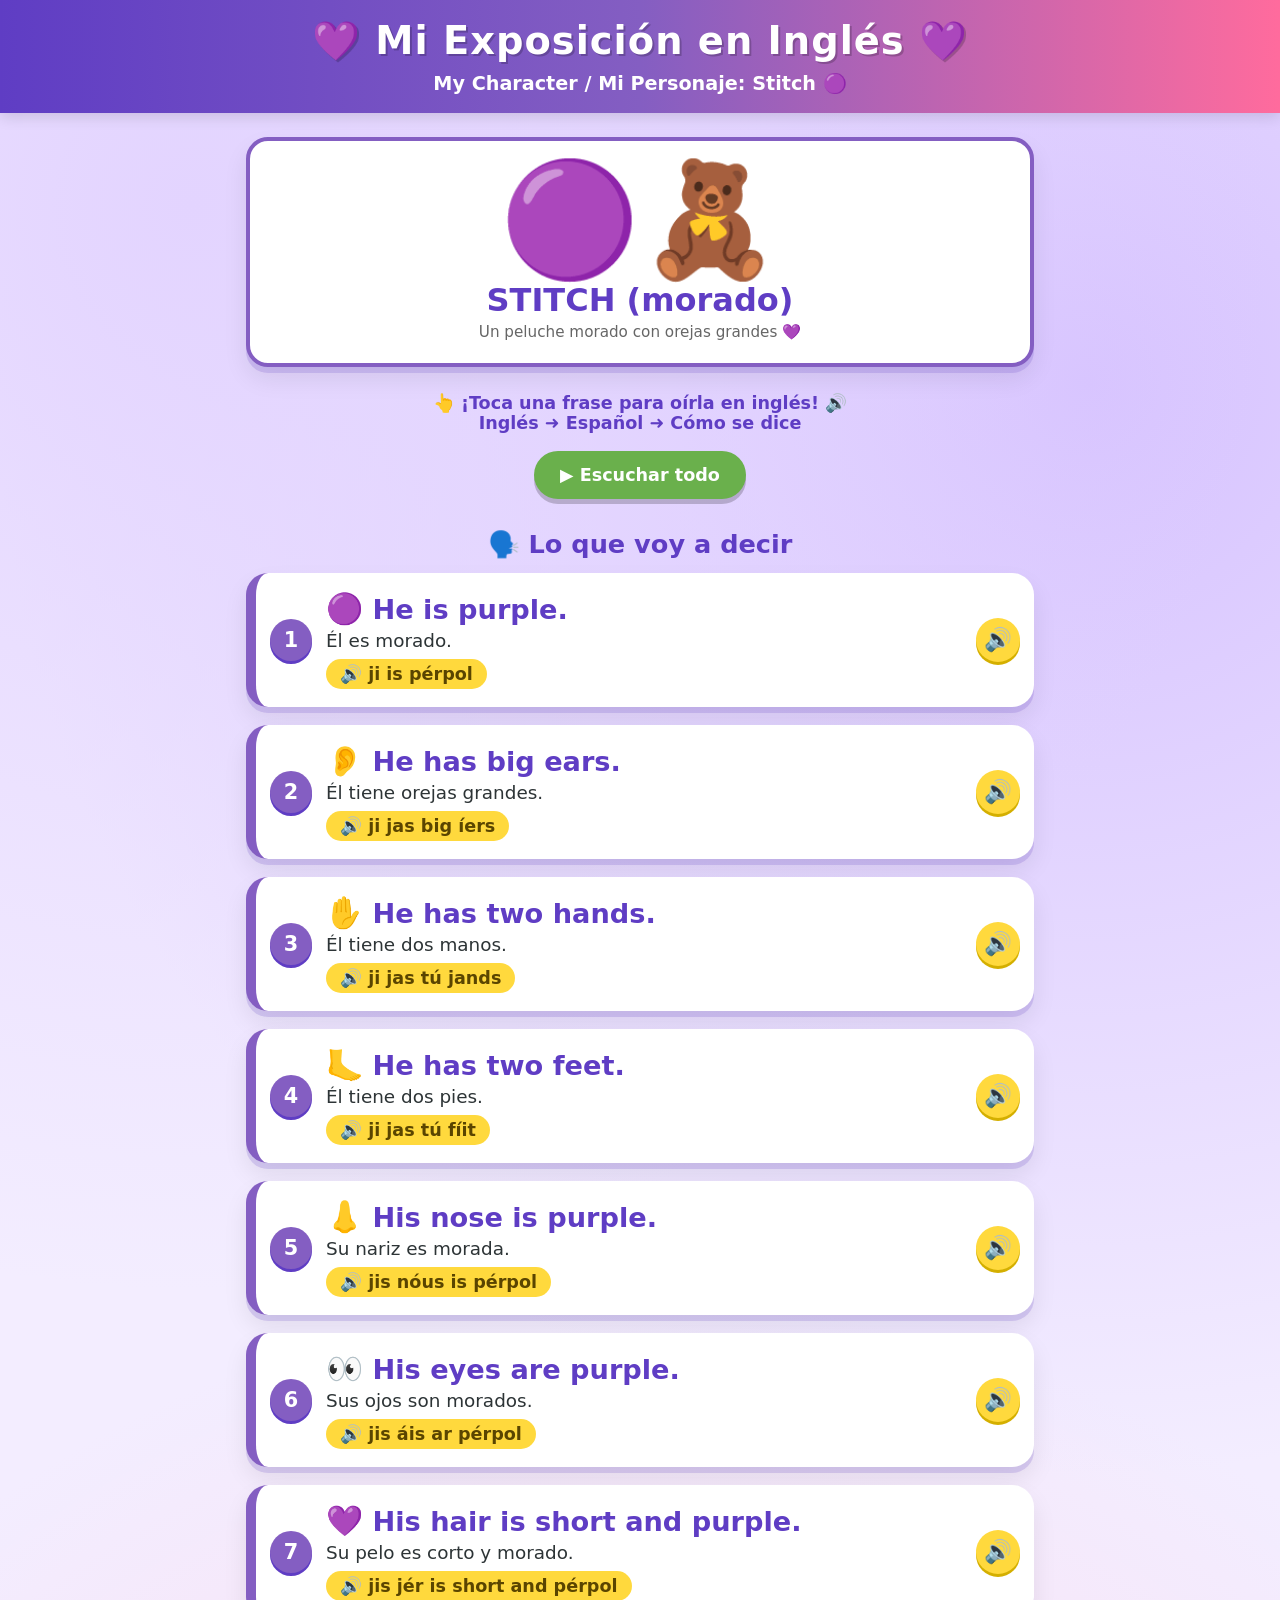
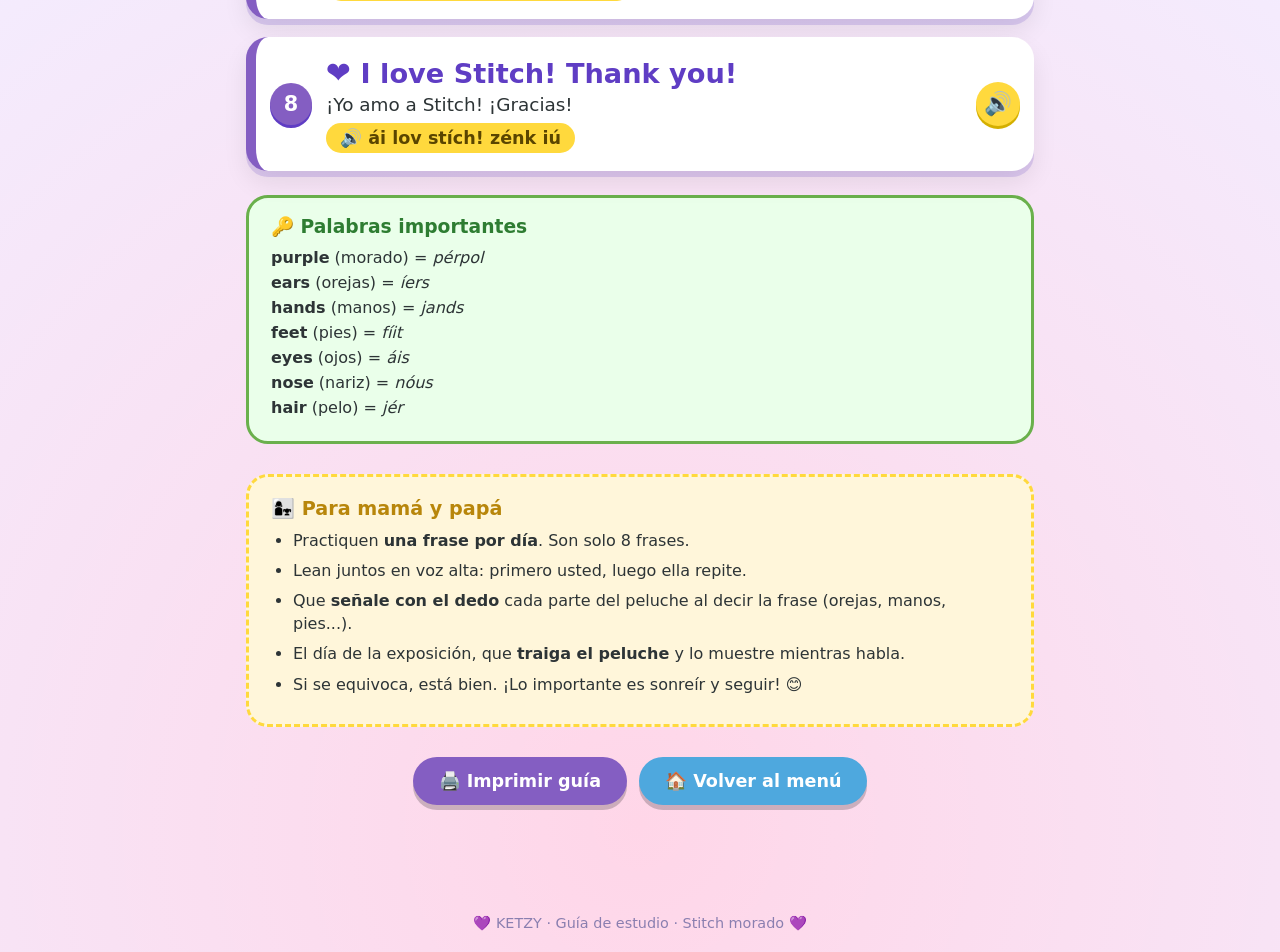
<file: KETZY/exposicion-stitch.html>
<!DOCTYPE html>
<html lang="es">
<head>
  <meta charset="UTF-8" />
  <meta name="viewport" content="width=device-width, initial-scale=1.0" />
  <title>💜 Mi Exposición: Stitch Morado 💜</title>
  <meta name="description" content="Guía de estudio fácil para niños de 7 años — exponer un personaje en inglés (Stitch morado). Inglés, español y pronunciación." />
  <meta name="robots" content="noindex, nofollow" />
  <style>
    /* ============================================================
       GUÍA DE ESTUDIO — Stitch morado
       Diseño grande, colorido y fácil para una niña de 7 años.
       Pensado también para IMPRIMIR.
       ============================================================ */
    :root {
      --morado:     #845ec2;
      --morado-dk:  #5f3dc4;
      --morado-lt:  #b39ddb;
      --amarillo:   #ffd93d;
      --rosa:       #ff6b9d;
      --verde:      #6ab04c;
      --azul:       #4ea8de;
      --bg:         #f3edff;
      --card:       #ffffff;
      --text:       #2d3436;
      --sombra:     0 6px 0 rgba(95,61,196,0.18), 0 12px 24px rgba(0,0,0,0.08);
      --radio:      22px;
    }

    * { box-sizing: border-box; -webkit-tap-highlight-color: transparent; }

    html, body {
      margin: 0;
      padding: 0;
      font-family: 'Comic Sans MS', 'Chalkboard SE', 'Marker Felt', system-ui, sans-serif;
      color: var(--text);
      background:
        radial-gradient(circle at 15% 8%, #e3d4ff 0%, transparent 42%),
        radial-gradient(circle at 85% 15%, #d6c2ff 0%, transparent 45%),
        radial-gradient(circle at 50% 95%, #ffd6e8 0%, transparent 45%),
        var(--bg);
      min-height: 100vh;
      overflow-x: hidden;
    }

    /* Encabezado */
    header.guia-header {
      background: linear-gradient(90deg, var(--morado-dk), var(--morado), var(--rosa));
      padding: 18px;
      text-align: center;
      box-shadow: 0 4px 14px rgba(0,0,0,0.12);
    }
    header.guia-header h1 {
      margin: 0;
      font-size: clamp(1.5rem, 5vw, 2.4rem);
      color: white;
      text-shadow: 2px 2px 0 rgba(0,0,0,0.2);
      letter-spacing: 1px;
    }
    header.guia-header p {
      margin: 8px 0 0;
      color: white;
      font-size: clamp(1rem, 3vw, 1.2rem);
      font-weight: bold;
    }

    main {
      max-width: 820px;
      margin: 0 auto;
      padding: 24px 16px 90px;
    }

    /* Tarjeta del personaje (foto/dibujo + nombre) */
    .personaje {
      background: var(--card);
      border: 4px solid var(--morado);
      border-radius: var(--radio);
      box-shadow: var(--sombra);
      padding: 22px;
      text-align: center;
      margin-bottom: 26px;
    }
    .personaje .emoji-grande {
      font-size: clamp(4rem, 18vw, 7rem);
      line-height: 1;
      display: block;
      margin-bottom: 6px;
    }
    .personaje h2 {
      margin: 6px 0 2px;
      color: var(--morado-dk);
      font-size: clamp(1.4rem, 5vw, 2rem);
    }
    .personaje .nota {
      color: #666;
      font-size: 0.95rem;
      margin: 4px 0 0;
    }

    /* Título de sección */
    .seccion-titulo {
      text-align: center;
      color: var(--morado-dk);
      font-size: clamp(1.2rem, 4vw, 1.6rem);
      margin: 30px 0 14px;
    }

    /* Cada frase para estudiar */
    .frase {
      background: var(--card);
      border-radius: var(--radio);
      box-shadow: var(--sombra);
      padding: 18px 58px 18px 70px;
      margin-bottom: 18px;
      position: relative;
      border-left: 10px solid var(--morado);
      cursor: pointer;
      transition: transform 0.08s, box-shadow 0.08s;
      user-select: none;
    }
    .frase:hover { box-shadow: var(--sombra), 0 0 0 4px var(--morado-lt); }
    .frase:active { transform: scale(0.99); }
    .frase.hablando { box-shadow: 0 0 0 5px var(--verde), var(--sombra); }
    .frase .speaker {
      position: absolute;
      right: 14px;
      top: 50%;
      transform: translateY(-50%);
      width: 44px;
      height: 44px;
      background: var(--amarillo);
      border-radius: 50%;
      display: flex;
      align-items: center;
      justify-content: center;
      font-size: 1.4rem;
      box-shadow: 0 3px 0 #d4af00;
    }
    .frase.hablando .speaker { background: var(--verde); animation: pulso 0.6s infinite; }
    @keyframes pulso {
      0%,100% { transform: translateY(-50%) scale(1); }
      50%     { transform: translateY(-50%) scale(1.15); }
    }
    .frase .num {
      position: absolute;
      left: 14px;
      top: 50%;
      transform: translateY(-50%);
      width: 42px;
      height: 42px;
      background: var(--morado);
      color: white;
      border-radius: 50%;
      display: flex;
      align-items: center;
      justify-content: center;
      font-size: 1.3rem;
      font-weight: 900;
      box-shadow: 0 3px 0 var(--morado-dk);
    }
    .frase .ingles {
      font-size: clamp(1.3rem, 5vw, 1.7rem);
      color: var(--morado-dk);
      font-weight: 900;
      margin: 0 0 4px;
    }
    .frase .ingles .emoji { font-size: 1.1em; }
    .frase .espanol {
      font-size: clamp(1rem, 3.5vw, 1.15rem);
      color: var(--text);
      margin: 0 0 8px;
    }
    .frase .pron {
      display: inline-block;
      background: var(--amarillo);
      color: #5a4500;
      font-weight: bold;
      padding: 5px 14px;
      border-radius: 20px;
      font-size: clamp(0.95rem, 3vw, 1.1rem);
    }
    .frase .pron::before { content: "🔊 "; }

    /* Caja de consejos para mamá/papá */
    .tips {
      background: #fff6da;
      border: 3px dashed var(--amarillo);
      border-radius: var(--radio);
      padding: 20px 22px;
      margin: 30px 0;
    }
    .tips h3 {
      margin: 0 0 10px;
      color: #b8860b;
      font-size: 1.2rem;
    }
    .tips ul { margin: 0; padding-left: 22px; }
    .tips li { margin-bottom: 8px; line-height: 1.4; }

    /* Sección "recuerda" pronunciación */
    .clave {
      background: #eaffea;
      border: 3px solid var(--verde);
      border-radius: var(--radio);
      padding: 18px 22px;
      margin: 24px 0;
    }
    .clave h3 { margin: 0 0 10px; color: #2e7d32; }
    .clave p { margin: 6px 0; }

    /* Botones */
    .botones {
      display: flex;
      gap: 12px;
      justify-content: center;
      flex-wrap: wrap;
      margin-top: 10px;
    }
    .btn {
      border: none;
      border-radius: 30px;
      padding: 14px 26px;
      font-size: 1.1rem;
      font-weight: bold;
      font-family: inherit;
      cursor: pointer;
      color: white;
      box-shadow: 0 5px 0 rgba(0,0,0,0.2);
      transition: transform 0.1s;
    }
    .btn:active { transform: translateY(4px); box-shadow: 0 1px 0 rgba(0,0,0,0.2); }
    .btn-print  { background: var(--morado); }
    .btn-back   { background: var(--azul); text-decoration: none; display: inline-block; }
    .btn-listen { background: var(--verde); }
    .btn-listen.stop { background: var(--rosa); }

    footer {
      text-align: center;
      color: #8a7fb0;
      font-size: 0.9rem;
      padding: 20px;
    }

    /* ====== ESTILOS PARA IMPRIMIR ====== */
    @media print {
      html, body { background: white; }
      .botones, header.guia-header p .no-print { display: none; }
      .botones { display: none !important; }
      .frase, .personaje, .tips, .clave { box-shadow: none; break-inside: avoid; }
      main { padding-top: 10px; }
    }
  </style>
</head>
<body>

  <header class="guia-header">
    <h1>💜 Mi Exposición en Inglés 💜</h1>
    <p>My Character / Mi Personaje: Stitch 🟣</p>
  </header>

  <main>

    <!-- Personaje -->
    <section class="personaje">
      <span class="emoji-grande">🟣🧸</span>
      <h2>STITCH (morado)</h2>
      <p class="nota">Un peluche morado con orejas grandes 💜</p>
    </section>

    <!-- Consejo para empezar -->
    <p style="text-align:center; font-size:1.1rem; color:var(--morado-dk); font-weight:bold;">
      👆 ¡Toca una frase para oírla en inglés! 🔊<br>
      Inglés ➜ Español ➜ Cómo se dice
    </p>

    <div class="botones">
      <button class="btn btn-listen" id="btn-leer-todo">▶️ Escuchar todo</button>
    </div>

    <h2 class="seccion-titulo">🗣️ Lo que voy a decir</h2>

    <!-- FRASE 1 -->
    <div class="frase" role="button" tabindex="0" data-say="He is purple.">
      <span class="num">1</span>
      <span class="speaker" aria-hidden="true">🔊</span>
      <p class="ingles"><span class="emoji">🟣</span> He is purple.</p>
      <p class="espanol">Él es morado.</p>
      <span class="pron">ji is pérpol</span>
    </div>

    <!-- FRASE 2 -->
    <div class="frase" role="button" tabindex="0" data-say="He has big ears.">
      <span class="num">2</span>
      <span class="speaker" aria-hidden="true">🔊</span>
      <p class="ingles"><span class="emoji">👂</span> He has big ears.</p>
      <p class="espanol">Él tiene orejas grandes.</p>
      <span class="pron">ji jas big íers</span>
    </div>

    <!-- FRASE 3 -->
    <div class="frase" role="button" tabindex="0" data-say="He has two hands.">
      <span class="num">3</span>
      <span class="speaker" aria-hidden="true">🔊</span>
      <p class="ingles"><span class="emoji">✋</span> He has two hands.</p>
      <p class="espanol">Él tiene dos manos.</p>
      <span class="pron">ji jas tú jands</span>
    </div>

    <!-- FRASE 4 -->
    <div class="frase" role="button" tabindex="0" data-say="He has two feet.">
      <span class="num">4</span>
      <span class="speaker" aria-hidden="true">🔊</span>
      <p class="ingles"><span class="emoji">🦶</span> He has two feet.</p>
      <p class="espanol">Él tiene dos pies.</p>
      <span class="pron">ji jas tú fíit</span>
    </div>

    <!-- FRASE 5 -->
    <div class="frase" role="button" tabindex="0" data-say="His nose is purple.">
      <span class="num">5</span>
      <span class="speaker" aria-hidden="true">🔊</span>
      <p class="ingles"><span class="emoji">👃</span> His nose is purple.</p>
      <p class="espanol">Su nariz es morada.</p>
      <span class="pron">jis nóus is pérpol</span>
    </div>

    <!-- FRASE 6 -->
    <div class="frase" role="button" tabindex="0" data-say="His eyes are purple.">
      <span class="num">6</span>
      <span class="speaker" aria-hidden="true">🔊</span>
      <p class="ingles"><span class="emoji">👀</span> His eyes are purple.</p>
      <p class="espanol">Sus ojos son morados.</p>
      <span class="pron">jis áis ar pérpol</span>
    </div>

    <!-- FRASE 7 -->
    <div class="frase" role="button" tabindex="0" data-say="His hair is short and purple.">
      <span class="num">7</span>
      <span class="speaker" aria-hidden="true">🔊</span>
      <p class="ingles"><span class="emoji">💜</span> His hair is short and purple.</p>
      <p class="espanol">Su pelo es corto y morado.</p>
      <span class="pron">jis jér is short and pérpol</span>
    </div>

    <!-- FRASE 8 (cierre) -->
    <div class="frase" role="button" tabindex="0" data-say="I love Stitch! Thank you!">
      <span class="num">8</span>
      <span class="speaker" aria-hidden="true">🔊</span>
      <p class="ingles"><span class="emoji">❤️</span> I love Stitch! Thank you!</p>
      <p class="espanol">¡Yo amo a Stitch! ¡Gracias!</p>
      <span class="pron">ái lov stích! zénk iú</span>
    </div>

    <!-- Pronunciación clave -->
    <div class="clave">
      <h3>🔑 Palabras importantes</h3>
      <p><strong>purple</strong> (morado) = <em>pérpol</em></p>
      <p><strong>ears</strong> (orejas) = <em>íers</em></p>
      <p><strong>hands</strong> (manos) = <em>jands</em></p>
      <p><strong>feet</strong> (pies) = <em>fíit</em></p>
      <p><strong>eyes</strong> (ojos) = <em>áis</em></p>
      <p><strong>nose</strong> (nariz) = <em>nóus</em></p>
      <p><strong>hair</strong> (pelo) = <em>jér</em></p>
    </div>

    <!-- Tips para los papás -->
    <div class="tips">
      <h3>👩‍👧 Para mamá y papá</h3>
      <ul>
        <li>Practiquen <strong>una frase por día</strong>. Son solo 8 frases.</li>
        <li>Lean juntos en voz alta: primero usted, luego ella repite.</li>
        <li>Que <strong>señale con el dedo</strong> cada parte del peluche al decir la frase (orejas, manos, pies...).</li>
        <li>El día de la exposición, que <strong>traiga el peluche</strong> y lo muestre mientras habla.</li>
        <li>Si se equivoca, está bien. ¡Lo importante es sonreír y seguir! 😊</li>
      </ul>
    </div>

    <div class="botones">
      <button class="btn btn-print" onclick="window.print()">🖨️ Imprimir guía</button>
      <a class="btn btn-back" href="/ketzy/">🏠 Volver al menú</a>
    </div>

  </main>

  <footer>
    💜 KETZY · Guía de estudio · Stitch morado 💜
  </footer>

  <script>
    /* ============================================================
       VOZ — lee las frases en inglés con la voz del navegador.
       No necesita internet. Funciona en celular y computadora.
       ============================================================ */
    (function () {
      var synth = window.speechSynthesis;
      var frases = Array.prototype.slice.call(document.querySelectorAll('.frase'));
      var btnTodo = document.getElementById('btn-leer-todo');
      var vozIngles = null;

      if (!synth) {
        // El navegador no soporta voz: ocultamos el botón.
        if (btnTodo) btnTodo.style.display = 'none';
        return;
      }

      // Dar una puntuación a cada voz para elegir la MÁS NATURAL (no robótica).
      function puntuarVoz(v) {
        if (!/^en/i.test(v.lang)) return -1; // solo voces en inglés
        var n = (v.name || '').toLowerCase();
        var s = 0;
        if (n.indexOf('natural') !== -1) s += 70;                 // Microsoft "Natural"
        if (n.indexOf('google') !== -1)  s += 60;                 // Google (muy clara)
        if (/aria|jenny|guy|ava|emma|libby|sonia/.test(n)) s += 45; // voces nuevas de Microsoft
        if (n.indexOf('samantha') !== -1) s += 40;                // Apple (Mac/iPhone)
        if (/karen|moira|tessa|serena|allison|susan|zira|michelle/.test(n)) s += 28;
        if (v.lang === 'en-US') s += 12;
        if (v.localService === false) s += 8;                     // voces de red suelen ser mejores
        // Castigar voces "de broma" / robóticas
        if (/albert|fred|zarvox|trinoids|bells|bad news|good news|bahh|boing|bubbles|cellos|wobble|whisper|organ|jester|pipe|superstar|deranged|hysterical|ralph|kathy|junior|princess|grandma|grandpa|rocko|shelley|sandy|flo|eddy|reed|rishi/.test(n)) s -= 80;
        return s;
      }

      // Buscar la mejor voz en inglés disponible en el dispositivo.
      function elegirVoz() {
        var voces = synth.getVoices();
        if (!voces || !voces.length) return;
        var mejor = null, mejorPuntos = -Infinity;
        voces.forEach(function (v) {
          var p = puntuarVoz(v);
          if (p > mejorPuntos) { mejorPuntos = p; mejor = v; }
        });
        if (mejor && mejorPuntos >= 0) vozIngles = mejor;
      }
      elegirVoz();
      if (synth.onvoiceschanged !== undefined) {
        synth.onvoiceschanged = elegirVoz;
      }

      // Decir un texto en inglés, despacio para una niña.
      function decir(texto, alEmpezar, alTerminar) {
        synth.cancel();
        var u = new SpeechSynthesisUtterance(texto);
        u.lang = (vozIngles && vozIngles.lang) || 'en-US';
        if (vozIngles) u.voice = vozIngles;
        u.rate = 0.85;  // un poco lento y claro para una niña
        u.pitch = 1.0;  // tono natural
        u.volume = 1.0;
        if (alEmpezar)  u.onstart = alEmpezar;
        if (alTerminar) u.onend = alTerminar;
        synth.speak(u);
      }

      function limpiarResaltado() {
        frases.forEach(function (f) { f.classList.remove('hablando'); });
      }

      // Tocar una frase = oírla.
      frases.forEach(function (f) {
        function activar() {
          var texto = f.getAttribute('data-say');
          decir(
            texto,
            function () { limpiarResaltado(); f.classList.add('hablando'); },
            function () { f.classList.remove('hablando'); }
          );
        }
        f.addEventListener('click', activar);
        f.addEventListener('keydown', function (e) {
          if (e.key === 'Enter' || e.key === ' ') { e.preventDefault(); activar(); }
        });
      });

      // Botón "Escuchar todo" — lee las frases una por una.
      var leyendoTodo = false;
      function pararTodo() {
        leyendoTodo = false;
        synth.cancel();
        limpiarResaltado();
        btnTodo.textContent = '▶️ Escuchar todo';
        btnTodo.classList.remove('stop');
      }
      function leerTodo() {
        leyendoTodo = true;
        btnTodo.textContent = '⏹️ Detener';
        btnTodo.classList.add('stop');
        var i = 0;
        function siguiente() {
          if (!leyendoTodo || i >= frases.length) { pararTodo(); return; }
          var f = frases[i];
          decir(
            f.getAttribute('data-say'),
            function () {
              limpiarResaltado();
              f.classList.add('hablando');
              f.scrollIntoView({ behavior: 'smooth', block: 'center' });
            },
            function () { f.classList.remove('hablando'); i++; siguiente(); }
          );
        }
        siguiente();
      }
      btnTodo.addEventListener('click', function () {
        if (leyendoTodo) { pararTodo(); } else { leerTodo(); }
      });

      // Si la persona se va de la página, detener la voz.
      window.addEventListener('beforeunload', function () { synth.cancel(); });
    })();
  </script>

</body>
</html>
</file>
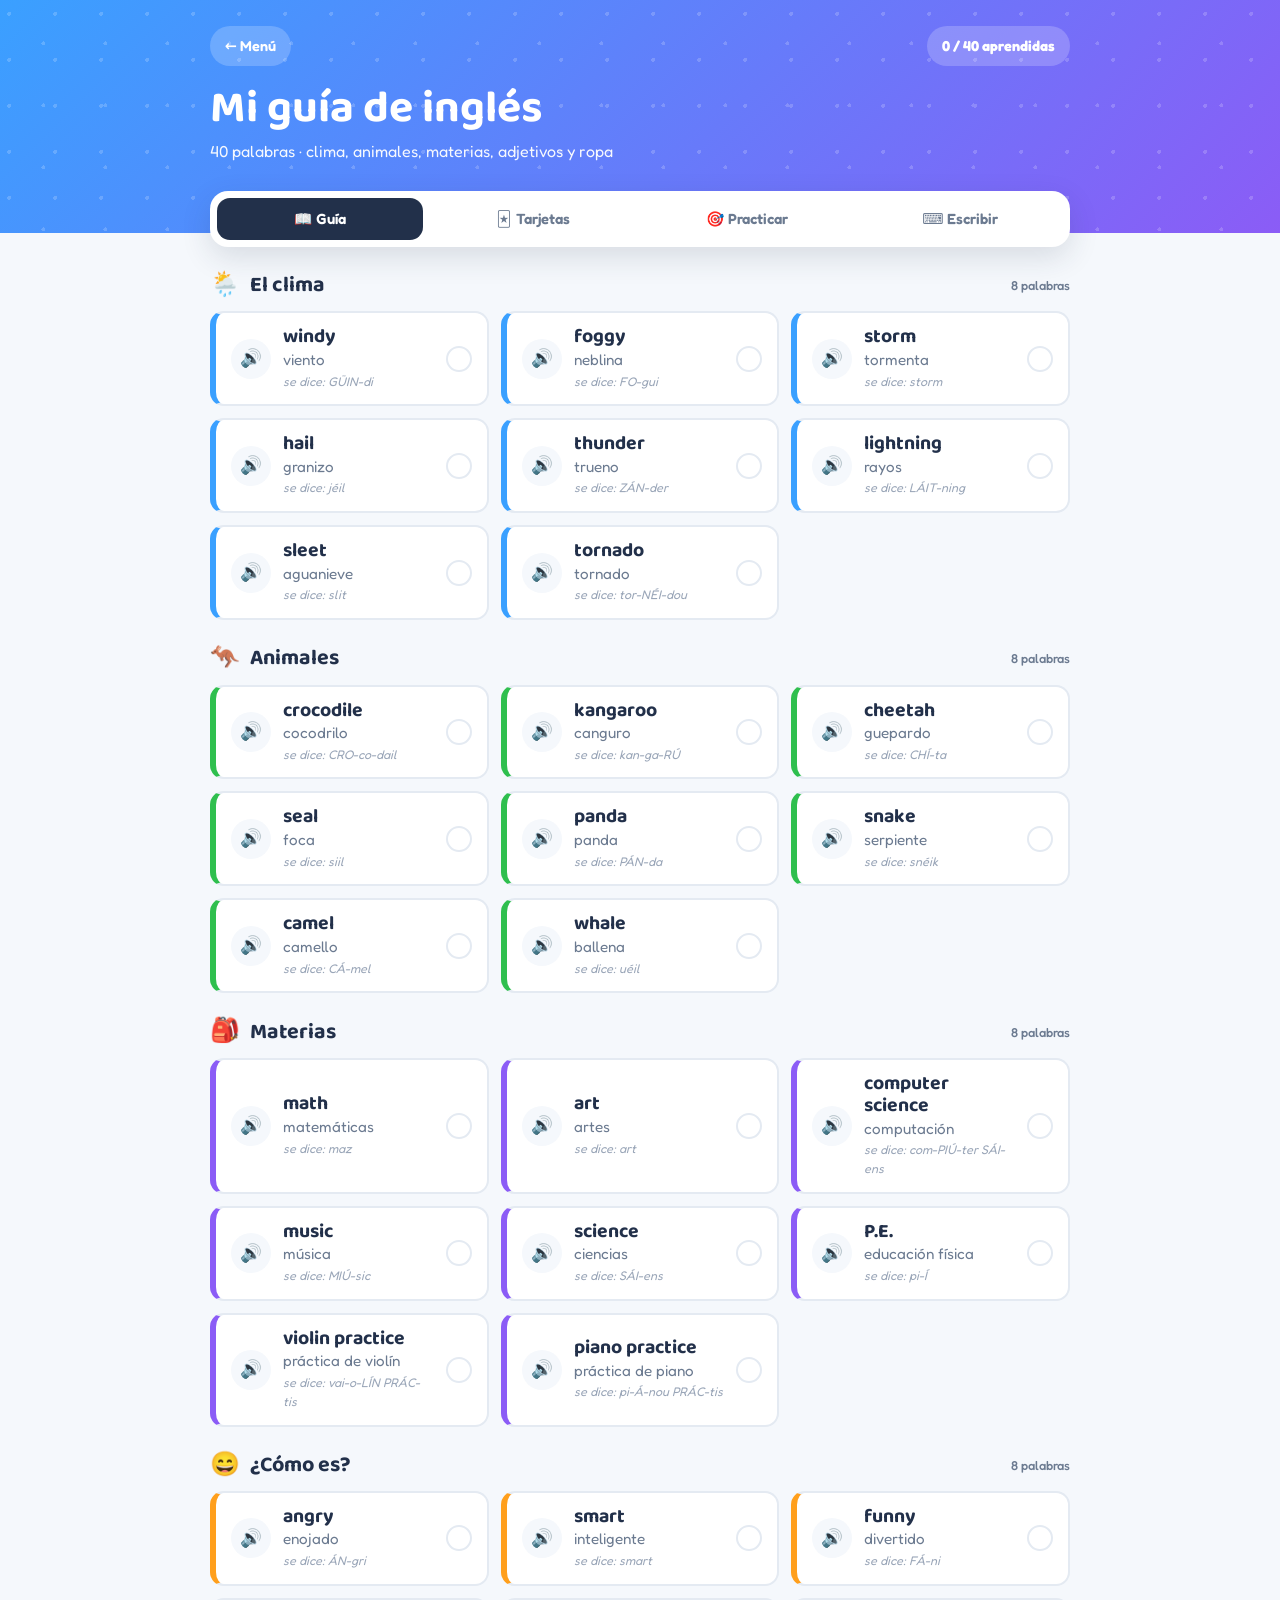
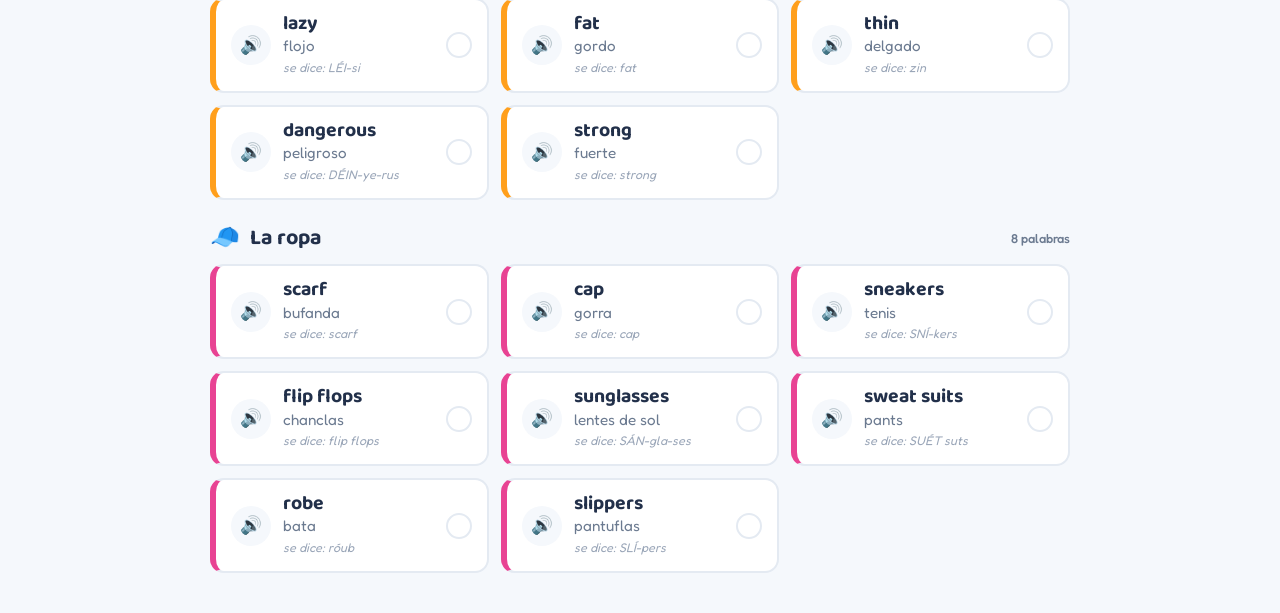
<file: KETZY/ingles-guia.html>
<!DOCTYPE html>
<html lang="es">
<head>
<meta charset="UTF-8" />
<meta name="viewport" content="width=device-width, initial-scale=1.0, maximum-scale=1.0, user-scalable=no, viewport-fit=cover" />
<title>Mi guía de inglés — KETZY</title>
<meta name="robots" content="noindex, nofollow" />
<link rel="preconnect" href="https://fonts.googleapis.com" />
<link rel="preconnect" href="https://fonts.gstatic.com" crossorigin />
<link href="https://fonts.googleapis.com/css2?family=Fredoka:wght@400;500;600;700&family=Baloo+2:wght@600;700;800&display=swap" rel="stylesheet" />
<style>
  :root{
    --clima:#3aa0ff;   --clima-2:#e8f3ff;
    --animal:#2fbf4e;  --animal-2:#e6f8ea;
    --materia:#8b5cf6; --materia-2:#f0eaff;
    --adj:#ff9f1c;     --adj-2:#fff3e0;
    --ropa:#e84393;    --ropa-2:#ffe9f3;
    --ink:#22304a; --dim:#6b7a90; --line:#e4eaf2; --bg:#f5f8fc;
  }
  *{margin:0;padding:0;box-sizing:border-box;-webkit-tap-highlight-color:transparent;}
  body{font-family:'Fredoka',system-ui,sans-serif;background:var(--bg);color:var(--ink);
    line-height:1.5;-webkit-font-smoothing:antialiased;padding-bottom:40px;}
  h1,h2,h3,.titulo{font-family:'Baloo 2',cursive;line-height:1.1;}
  .wrap{width:min(860px,100% - 28px);margin-inline:auto;}

  header{background:linear-gradient(135deg,#3aa0ff,#8b5cf6);color:#fff;padding:26px 0 70px;position:relative;overflow:hidden;}
  header::after{content:"";position:absolute;inset:0;opacity:.18;
    background-image:radial-gradient(circle at 20% 30%,#fff 2px,transparent 2px),radial-gradient(circle at 70% 70%,#fff 2px,transparent 2px);
    background-size:46px 46px,62px 62px;}
  .barra-top{display:flex;align-items:center;justify-content:space-between;gap:12px;position:relative;z-index:2;}
  .volver{display:inline-flex;align-items:center;gap:7px;background:rgba(255,255,255,.2);color:#fff;
    text-decoration:none;padding:9px 15px;border-radius:999px;font-size:.9rem;font-weight:600;}
  .racha{background:rgba(255,255,255,.2);border-radius:999px;padding:9px 15px;font-size:.9rem;font-weight:700;}
  header h1{font-size:clamp(1.9rem,6.5vw,2.8rem);margin-top:18px;position:relative;z-index:2;}
  header p{opacity:.95;font-size:1rem;margin-top:6px;position:relative;z-index:2;}

  .tabs{display:flex;gap:8px;background:#fff;border-radius:18px;padding:7px;margin-top:-42px;
    position:relative;z-index:5;box-shadow:0 10px 30px rgba(34,48,74,.14);overflow-x:auto;}
  .tab{flex:1;border:none;background:none;font-family:inherit;font-weight:600;font-size:.92rem;
    color:var(--dim);padding:12px 10px;border-radius:13px;cursor:pointer;white-space:nowrap;transition:.25s;}
  .tab.on{background:var(--ink);color:#fff;}
  @media(max-width:430px){
    .tabs{gap:4px;padding:5px;} .tab{font-size:.8rem;padding:11px 4px;}
  }

  .vista{display:none;} .vista.on{display:block;}

  /* ── GUÍA ── */
  .grupo{margin-top:26px;}
  .grupo h2{font-size:1.35rem;display:flex;align-items:center;gap:10px;margin-bottom:12px;}
  .grupo h2 .em{font-size:1.5rem;}
  .grupo h2 small{font-family:'Fredoka';font-size:.8rem;font-weight:500;color:var(--dim);margin-left:auto;}
  .lista{display:grid;grid-template-columns:repeat(auto-fill,minmax(248px,1fr));gap:12px;}
  .pal{background:#fff;border:2px solid var(--line);border-left-width:6px;border-radius:14px;
    padding:13px 15px;display:flex;align-items:center;gap:12px;transition:.2s;}
  .pal:hover{transform:translateY(-2px);box-shadow:0 8px 20px rgba(34,48,74,.1);}
  .pal .txt{flex:1;min-width:0;}
  .pal .en{font-family:'Baloo 2';font-size:1.22rem;font-weight:700;line-height:1.15;}
  .pal .es{font-size:.95rem;color:var(--dim);}
  .pal .son{font-size:.78rem;color:#9aa6b8;font-style:italic;margin-top:1px;}
  .pal .oir{width:40px;height:40px;border:none;border-radius:50%;background:var(--bg);
    font-size:1.1rem;cursor:pointer;flex:none;transition:.2s;}
  .pal .oir:active{transform:scale(.9);}
  .pal.sabida{border-color:#2fbf4e!important;background:#f3fcf5;}
  .pal .check{width:26px;height:26px;border-radius:50%;border:2px solid var(--line);flex:none;
    cursor:pointer;display:grid;place-items:center;font-size:.8rem;color:transparent;}
  .pal.sabida .check{background:#2fbf4e;border-color:#2fbf4e;color:#fff;}

  /* ── TARJETAS ── */
  .tarjeta-zona{margin-top:30px;text-align:center;}
  .tarjeta{perspective:1200px;max-width:420px;margin:0 auto;cursor:pointer;}
  .tarjeta .cara{position:relative;width:100%;min-height:230px;transform-style:preserve-3d;
    transition:transform .6s cubic-bezier(.22,1,.36,1);}
  .tarjeta.volteada .cara{transform:rotateY(180deg);}
  .lado{position:absolute;inset:0;backface-visibility:hidden;border-radius:22px;padding:26px;
    display:grid;place-content:center;gap:10px;box-shadow:0 12px 32px rgba(34,48,74,.14);}
  .lado.frente{background:#fff;border:3px solid var(--line);}
  .lado.atras{background:linear-gradient(140deg,#3aa0ff,#8b5cf6);color:#fff;transform:rotateY(180deg);}
  .lado .grande{font-family:'Baloo 2';font-size:2.1rem;font-weight:800;line-height:1.1;}
  .lado .chico{font-size:1rem;opacity:.85;}
  .lado .pista{font-size:.85rem;font-style:italic;opacity:.75;}
  .toca{font-size:.82rem;color:var(--dim);margin-top:14px;}
  .nav-t{display:flex;gap:10px;justify-content:center;margin-top:18px;flex-wrap:wrap;}
  .bt{border:none;border-radius:14px;padding:13px 20px;font-family:inherit;font-weight:600;
    font-size:.98rem;cursor:pointer;background:#fff;color:var(--ink);box-shadow:0 4px 0 var(--line);}
  .bt:active{transform:translateY(3px);box-shadow:0 1px 0 var(--line);}
  .bt.ppal{background:var(--ink);color:#fff;box-shadow:0 4px 0 #0e1726;}
  .bt.ok{background:#2fbf4e;color:#fff;box-shadow:0 4px 0 #1f8c3a;}
  .contador{font-size:.9rem;color:var(--dim);margin-top:12px;}

  /* ── PRÁCTICA ── */
  .quiz{background:#fff;border-radius:22px;padding:26px 20px;margin-top:26px;
    box-shadow:0 10px 30px rgba(34,48,74,.1);text-align:center;}
  .quiz .pregunta{font-family:'Baloo 2';font-size:clamp(1.6rem,5.5vw,2.3rem);font-weight:800;margin:6px 0 4px;}
  .quiz .de{font-size:.85rem;color:var(--dim);letter-spacing:.08em;text-transform:uppercase;font-weight:600;}
  .ops{display:grid;gap:11px;margin-top:20px;}
  .op{border:2px solid var(--line);background:#fff;border-radius:14px;padding:15px;
    font-family:inherit;font-size:1.05rem;font-weight:600;cursor:pointer;transition:.18s;color:var(--ink);}
  .op:hover{border-color:#3aa0ff;}
  .op.bien{background:#e6f8ea;border-color:#2fbf4e;color:#1f8c3a;}
  .op.mal{background:#ffe9e9;border-color:#e2231a;color:#b01109;}
  .marcador{display:flex;justify-content:space-between;font-size:.9rem;color:var(--dim);margin-bottom:10px;font-weight:600;}
  .barra{height:9px;background:var(--line);border-radius:6px;overflow:hidden;margin-bottom:16px;}
  .barra i{display:block;height:100%;background:linear-gradient(90deg,#3aa0ff,#8b5cf6);width:0;transition:width .35s;}

  /* ── ESCRIBIR ── */
  .escribe input{width:100%;max-width:340px;margin:16px auto 0;display:block;text-align:center;
    font-family:'Baloo 2';font-size:1.5rem;font-weight:700;padding:14px;border:3px solid var(--line);
    border-radius:14px;outline:none;color:var(--ink);text-transform:lowercase;}
  .escribe input:focus{border-color:#3aa0ff;}
  .escribe input.bien{border-color:#2fbf4e;background:#f3fcf5;}
  .escribe input.mal{border-color:#e2231a;background:#fff0ef;}
  .aviso{min-height:26px;font-weight:600;margin-top:12px;}
  .aviso.ok{color:#1f8c3a;} .aviso.no{color:#b01109;}

  .fin{text-align:center;padding:30px 16px;}
  .fin .em{font-size:3.4rem;} .fin h3{font-size:1.8rem;margin:8px 0;}
  .fin p{color:var(--dim);margin-bottom:16px;}

  @media print{
    header{background:#fff;color:#000;padding:10px 0;} header::after,.tabs,.volver,.racha,.oir,.check{display:none!important;}
    .vista{display:block!important;} .quiz,.tarjeta-zona,.escribe{display:none!important;}
    .pal{break-inside:avoid;border-color:#ccc!important;} body{background:#fff;}
    .lista{grid-template-columns:repeat(2,1fr);}
  }
</style>
</head>
<body>
<header>
  <div class="wrap">
    <div class="barra-top">
      <a class="volver" href="/ketzy/">← Menú</a>
      <span class="racha" id="racha">0 / 42 aprendidas</span>
    </div>
    <h1>Mi guía de inglés</h1>
    <p>40 palabras · clima, animales, materias, adjetivos y ropa</p>
  </div>
</header>

<div class="wrap">
  <div class="tabs">
    <button class="tab on" data-v="guia">📖 Guía</button>
    <button class="tab" data-v="tarjetas">🃏 Tarjetas</button>
    <button class="tab" data-v="practica">🎯 Practicar</button>
    <button class="tab" data-v="escribir">⌨️ Escribir</button>
  </div>

  <section class="vista on" id="v-guia"></section>

  <section class="vista" id="v-tarjetas">
    <div class="tarjeta-zona">
      <div class="tarjeta" id="tarjeta">
        <div class="cara">
          <div class="lado frente">
            <div class="grande" id="tFrente">word</div>
            <div class="pista" id="tPista">pronunciación</div>
            <div class="toca">Toca la tarjeta para voltearla</div>
          </div>
          <div class="lado atras">
            <div class="grande" id="tAtras">palabra</div>
            <div class="chico" id="tChico"></div>
          </div>
        </div>
      </div>
      <div class="nav-t">
        <button class="bt" id="tAnt">◀ Anterior</button>
        <button class="bt ok" id="tSe">✓ Ya me la sé</button>
        <button class="bt ppal" id="tSig">Siguiente ▶</button>
      </div>
      <div class="nav-t" style="margin-top:10px">
        <button class="bt" id="tOir">🔊 Escuchar</button>
        <button class="bt" id="tRevolver">🔀 Revolver</button>
      </div>
      <p class="contador" id="tCont">1 de 42</p>
    </div>
  </section>

  <section class="vista" id="v-practica">
    <div class="quiz">
      <div class="marcador"><span id="qNum">Pregunta 1 de 10</span><span id="qPts">0 aciertos</span></div>
      <div class="barra"><i id="qBarra"></i></div>
      <div id="qCuerpo">
        <p class="de" id="qDe">¿Qué significa?</p>
        <p class="pregunta" id="qPreg">word</p>
        <button class="bt" id="qOir" style="margin-top:4px">🔊 Escuchar</button>
        <div class="ops" id="qOps"></div>
      </div>
    </div>
  </section>

  <section class="vista" id="v-escribir">
    <div class="quiz escribe">
      <div class="marcador"><span id="eNum">Palabra 1 de 10</span><span id="ePts">0 aciertos</span></div>
      <div class="barra"><i id="eBarra"></i></div>
      <div id="eCuerpo">
        <p class="de">Escríbela en inglés</p>
        <p class="pregunta" id="ePreg">palabra</p>
        <p class="de" id="ePista" style="text-transform:none;letter-spacing:0"></p>
        <input id="eInput" type="text" autocomplete="off" autocapitalize="off" spellcheck="false" placeholder="escribe aquí" />
        <p class="aviso" id="eAviso"></p>
        <button class="bt ppal" id="eBtn" style="margin-top:4px">Revisar</button>
      </div>
    </div>
  </section>
</div>

<script>
(function(){
  "use strict";
  /* ═══ Las 40 palabras de su lista. en · es · pronunciación aproximada ═══ */
  var GRUPOS=[
   {t:'El clima', em:'🌦️', c:'clima', p:[
    ['windy','viento','GÜIN-di'],
    ['foggy','neblina','FO-gui'],
    ['storm','tormenta','storm'],
    ['hail','granizo','jéil'],
    ['thunder','trueno','ZÁN-der'],
    ['lightning','rayos','LÁIT-ning'],
    ['sleet','aguanieve','slit'],
    ['tornado','tornado','tor-NÉI-dou']
   ]},
   {t:'Animales', em:'🦘', c:'animal', p:[
    ['crocodile','cocodrilo','CRO-co-dail'],
    ['kangaroo','canguro','kan-ga-RÚ'],
    ['cheetah','guepardo','CHÍ-ta'],
    ['seal','foca','siil'],
    ['panda','panda','PÁN-da'],
    ['snake','serpiente','snéik'],
    ['camel','camello','CÁ-mel'],
    ['whale','ballena','uéil']
   ]},
   {t:'Materias', em:'🎒', c:'materia', p:[
    ['math','matemáticas','maz'],
    ['art','artes','art'],
    ['computer science','computación','com-PIÚ-ter SÁI-ens'],
    ['music','música','MIÚ-sic'],
    ['science','ciencias','SÁI-ens'],
    ['P.E.','educación física','pi-Í'],
    ['violin practice','práctica de violín','vai-o-LÍN PRÁC-tis'],
    ['piano practice','práctica de piano','pi-Á-nou PRÁC-tis']
   ]},
   {t:'¿Cómo es?', em:'😄', c:'adj', p:[
    ['angry','enojado','ÁN-gri'],
    ['smart','inteligente','smart'],
    ['funny','divertido','FÁ-ni'],
    ['lazy','flojo','LÉI-si'],
    ['fat','gordo','fat'],
    ['thin','delgado','zin'],
    ['dangerous','peligroso','DÉIN-ye-rus'],
    ['strong','fuerte','strong']
   ]},
   {t:'La ropa', em:'🧢', c:'ropa', p:[
    ['scarf','bufanda','scarf'],
    ['cap','gorra','cap'],
    ['sneakers','tenis','SNÍ-kers'],
    ['flip flops','chanclas','flip flops'],
    ['sunglasses','lentes de sol','SÁN-gla-ses'],
    ['sweat suits','pants','SUÉT suts'],
    ['robe','bata','róub'],
    ['slippers','pantuflas','SLÍ-pers']
   ]}
  ];

  var LS='ketzy_ingles_guia';
  var $=function(i){return document.getElementById(i);};
  var TODAS=[]; GRUPOS.forEach(function(g){ g.p.forEach(function(p){ TODAS.push({en:p[0],es:p[1],son:p[2],c:g.c}); }); });

  var sabidas={}; try{ sabidas=JSON.parse(localStorage.getItem(LS)||'{}')||{}; }catch(e){ sabidas={}; }
  function guardar(){ try{ localStorage.setItem(LS,JSON.stringify(sabidas)); }catch(e){} marcador(); }
  function marcador(){
    var n=TODAS.filter(function(p){return sabidas[p.en];}).length;
    $('racha').textContent=n+' / '+TODAS.length+' aprendidas';
  }
  function esc(s){ return String(s).replace(/&/g,'&amp;').replace(/</g,'&lt;').replace(/"/g,'&quot;'); }
  function revolver(a){ a=a.slice(); for(var i=a.length-1;i>0;i--){var j=(Math.random()*(i+1))|0,t=a[i];a[i]=a[j];a[j]=t;} return a; }
  function decir(t){
    try{ if(!('speechSynthesis' in window)) return;
      var u=new SpeechSynthesisUtterance(t.replace(/\./g,'')); u.lang='en-US'; u.rate=.82;
      speechSynthesis.cancel(); speechSynthesis.speak(u);
    }catch(e){}
  }
  function limpia(s){ return s.toLowerCase().replace(/[.\s]+/g,' ').trim(); }

  /* ═══ GUÍA ═══ */
  var h='';
  GRUPOS.forEach(function(g){
    h+='<div class="grupo"><h2><span class="em">'+g.em+'</span>'+g.t+
       '<small>'+g.p.length+' palabras</small></h2><div class="lista">';
    g.p.forEach(function(p){
      h+='<div class="pal" data-en="'+esc(p[0])+'" style="border-left-color:var(--'+g.c+')">'+
         '<button class="oir" data-say="'+esc(p[0])+'" aria-label="Escuchar">🔊</button>'+
         '<div class="txt"><div class="en">'+esc(p[0])+'</div><div class="es">'+esc(p[1])+'</div>'+
         '<div class="son">se dice: '+esc(p[2])+'</div></div>'+
         '<div class="check" title="Ya me la sé">✓</div></div>';
    });
    h+='</div></div>';
  });
  $('v-guia').innerHTML=h;
  $('v-guia').addEventListener('click',function(e){
    var oir=e.target.closest('.oir');
    if(oir){ decir(oir.getAttribute('data-say')); return; }
    var chk=e.target.closest('.check');
    if(chk){ var card=chk.closest('.pal'), en=card.getAttribute('data-en');
      if(sabidas[en]) delete sabidas[en]; else sabidas[en]=1;
      card.classList.toggle('sabida',!!sabidas[en]); guardar(); }
  });
  function pintarSabidas(){
    Array.prototype.forEach.call(document.querySelectorAll('.pal'),function(c){
      c.classList.toggle('sabida', !!sabidas[c.getAttribute('data-en')]);
    });
  }
  pintarSabidas(); marcador();

  /* ═══ pestañas ═══ */
  Array.prototype.forEach.call(document.querySelectorAll('.tab'),function(b){
    b.addEventListener('click',function(){
      Array.prototype.forEach.call(document.querySelectorAll('.tab'),function(x){x.classList.remove('on');});
      Array.prototype.forEach.call(document.querySelectorAll('.vista'),function(x){x.classList.remove('on');});
      b.classList.add('on'); $('v-'+b.getAttribute('data-v')).classList.add('on');
      scrollTo({top:0,behavior:'smooth'});
      if(b.getAttribute('data-v')==='practica') nuevoQuiz();
      if(b.getAttribute('data-v')==='escribir') nuevoEscribir();
      if(b.getAttribute('data-v')==='tarjetas') pintarTarjeta();
      if(b.getAttribute('data-v')==='guia') pintarSabidas();
    });
  });

  /* ═══ TARJETAS ═══ */
  var mazo=TODAS.slice(), iT=0;
  function pintarTarjeta(){
    var p=mazo[iT]; if(!p) return;
    $('tarjeta').classList.remove('volteada');
    $('tFrente').textContent=p.en; $('tPista').textContent='se dice: '+p.son;
    $('tAtras').textContent=p.es;  $('tChico').textContent=p.en;
    $('tCont').textContent=(iT+1)+' de '+mazo.length;
    $('tSe').textContent=sabidas[p.en]?'✓ Ya la sé':'✓ Ya me la sé';
  }
  $('tarjeta').addEventListener('click',function(){ this.classList.toggle('volteada'); });
  $('tSig').addEventListener('click',function(){ iT=(iT+1)%mazo.length; pintarTarjeta(); });
  $('tAnt').addEventListener('click',function(){ iT=(iT-1+mazo.length)%mazo.length; pintarTarjeta(); });
  $('tOir').addEventListener('click',function(){ decir(mazo[iT].en); });
  $('tRevolver').addEventListener('click',function(){ mazo=revolver(TODAS); iT=0; pintarTarjeta(); });
  $('tSe').addEventListener('click',function(){
    var en=mazo[iT].en; if(sabidas[en]) delete sabidas[en]; else sabidas[en]=1;
    guardar(); pintarTarjeta();
    if(sabidas[en]){ iT=(iT+1)%mazo.length; setTimeout(pintarTarjeta,180); }
  });
  pintarTarjeta();

  /* ═══ PRACTICAR ═══ */
  var quiz=null;
  function nuevoQuiz(){
    quiz={ lista:revolver(TODAS).slice(0,10), i:0, pts:0 };
    $('qCuerpo').style.display=''; pintarQuiz();
  }
  function pintarQuiz(){
    var q=quiz.lista[quiz.i];
    var alReves=Math.random()<0.5;              /* a veces inglés→español, a veces al revés */
    quiz.alReves=alReves;
    $('qNum').textContent='Pregunta '+(quiz.i+1)+' de '+quiz.lista.length;
    $('qPts').textContent=quiz.pts+' aciertos';
    $('qBarra').style.width=(quiz.i/quiz.lista.length*100)+'%';
    $('qDe').textContent=alReves?'¿Cómo se dice en inglés?':'¿Qué significa?';
    $('qPreg').textContent=alReves?q.es:q.en;
    $('qOir').style.display=alReves?'none':'';
    var malas=revolver(TODAS.filter(function(x){return x.en!==q.en;})).slice(0,3);
    var ops=revolver([q].concat(malas));
    $('qOps').innerHTML=ops.map(function(o){
      return '<button class="op" data-en="'+esc(o.en)+'">'+esc(alReves?o.en:o.es)+'</button>';
    }).join('');
  }
  $('qOir').addEventListener('click',function(){ decir(quiz.lista[quiz.i].en); });
  $('qOps').addEventListener('click',function(e){
    var b=e.target.closest('.op'); if(!b||quiz.bloqueado) return;
    quiz.bloqueado=true;
    var q=quiz.lista[quiz.i], bien=b.getAttribute('data-en')===q.en;
    Array.prototype.forEach.call($('qOps').children,function(x){
      if(x.getAttribute('data-en')===q.en) x.classList.add('bien');
      else if(x===b) x.classList.add('mal');
    });
    if(bien){ quiz.pts++; sabidas[q.en]=1; guardar(); }
    decir(q.en);
    setTimeout(function(){
      quiz.bloqueado=false; quiz.i++;
      if(quiz.i>=quiz.lista.length) finQuiz(); else pintarQuiz();
    }, bien?850:1500);
  });
  function finQuiz(){
    $('qBarra').style.width='100%';
    var p=quiz.pts, n=quiz.lista.length;
    $('qCuerpo').innerHTML='<div class="fin"><div class="em">'+(p===n?'🏆':p>=n*.7?'🌟':'💪')+'</div>'+
      '<h3>'+(p===n?'¡Perfecto!':p>=n*.7?'¡Muy bien!':'¡Buen intento!')+'</h3>'+
      '<p>Acertaste '+p+' de '+n+'</p>'+
      '<button class="bt ppal" id="qOtra">Jugar otra vez</button></div>';
    $('qOtra').addEventListener('click',nuevoQuiz);
  }

  /* ═══ ESCRIBIR ═══ */
  var esc2=null;
  function nuevoEscribir(){
    esc2={ lista:revolver(TODAS).slice(0,10), i:0, pts:0 };
    $('eCuerpo').style.display=''; pintarEscribir();
  }
  function pintarEscribir(){
    var q=esc2.lista[esc2.i];
    $('eNum').textContent='Palabra '+(esc2.i+1)+' de '+esc2.lista.length;
    $('ePts').textContent=esc2.pts+' aciertos';
    $('eBarra').style.width=(esc2.i/esc2.lista.length*100)+'%';
    $('ePreg').textContent=q.es;
    $('ePista').textContent='se dice: '+q.son+' · '+q.en.length+' letras';
    var inp=$('eInput'); inp.value=''; inp.className=''; inp.disabled=false; inp.focus();
    $('eAviso').textContent=''; $('eAviso').className='aviso';
    $('eBtn').textContent='Revisar';
  }
  function revisar(){
    var q=esc2.lista[esc2.i], inp=$('eInput');
    if(inp.disabled){ esc2.i++; if(esc2.i>=esc2.lista.length) finEscribir(); else pintarEscribir(); return; }
    if(!inp.value.trim()) { inp.focus(); return; }
    var bien=limpia(inp.value)===limpia(q.en);
    inp.className=bien?'bien':'mal'; inp.disabled=true;
    if(bien){ esc2.pts++; sabidas[q.en]=1; guardar();
      $('eAviso').textContent='¡Correcto! 🎉'; $('eAviso').className='aviso ok';
    }else{
      $('eAviso').innerHTML='Se escribe: <b>'+esc(q.en)+'</b>'; $('eAviso').className='aviso no';
    }
    decir(q.en);
    $('eBtn').textContent='Siguiente ▶';
    $('ePts').textContent=esc2.pts+' aciertos';
  }
  $('eBtn').addEventListener('click',revisar);
  $('eInput').addEventListener('keydown',function(e){ if(e.key==='Enter') revisar(); });
  function finEscribir(){
    $('eBarra').style.width='100%';
    var p=esc2.pts, n=esc2.lista.length;
    $('eCuerpo').innerHTML='<div class="fin"><div class="em">'+(p===n?'🏆':p>=n*.7?'🌟':'💪')+'</div>'+
      '<h3>'+(p===n?'¡Sin una falta!':'¡Bien hecho!')+'</h3><p>Escribiste bien '+p+' de '+n+'</p>'+
      '<button class="bt ppal" id="eOtra">Otra ronda</button></div>';
    $('eOtra').addEventListener('click',nuevoEscribir);
  }
})();
</script>
</body>
</html>
</file>
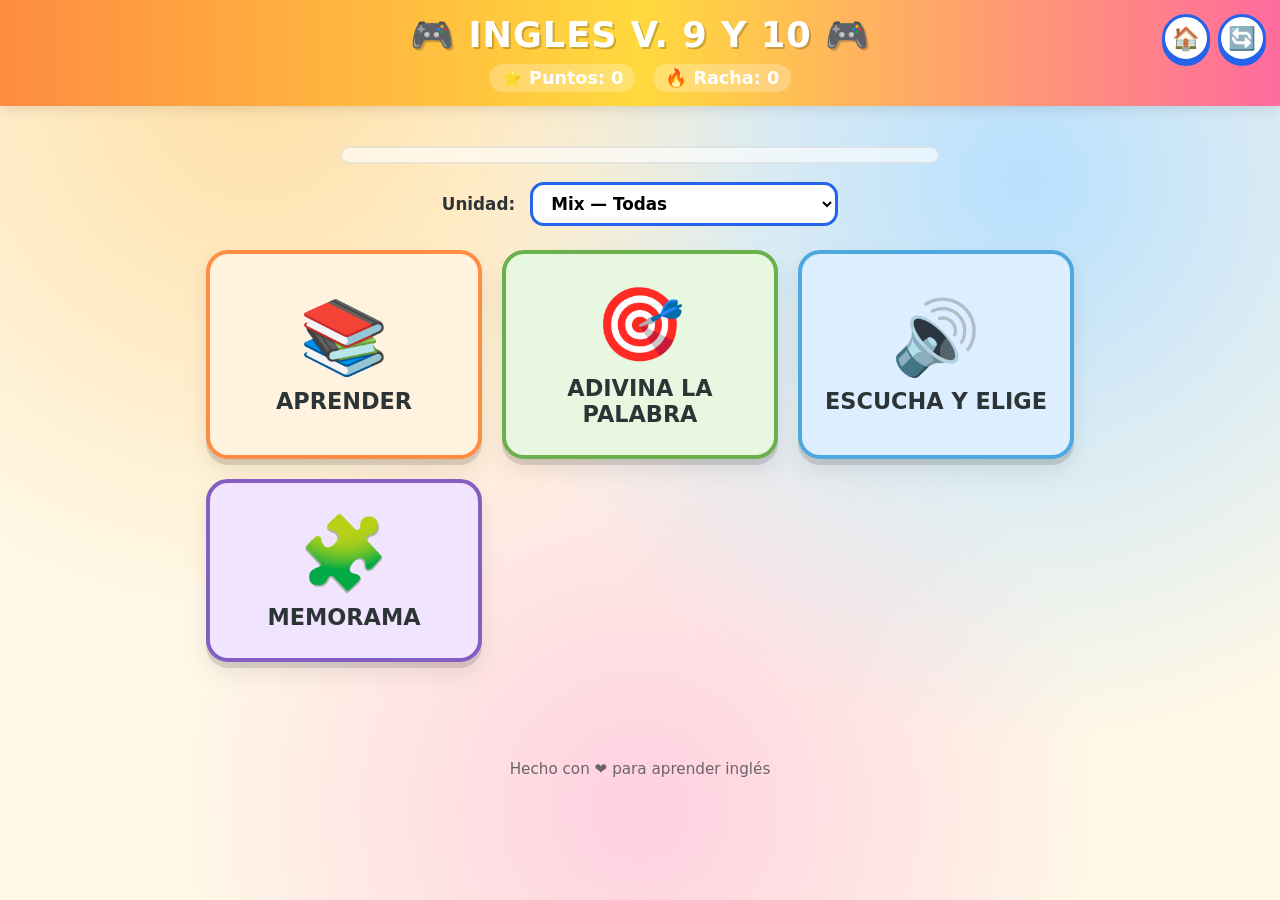
<file: KETZY/ingles-v9-v10.html>
<!DOCTYPE html>
<html lang="es">
<head>
  <meta charset="UTF-8" />
  <meta name="viewport" content="width=device-width, initial-scale=1.0" />
  <title>🎮 INGLES V. 9 Y 10 🎮</title>
  <meta name="description" content="Juego educativo bilingüe para aprender vocabulario de inglés — Unidades 9 y 10." />
  <meta name="robots" content="noindex, nofollow" />
  <style>
    /* ============================================================
       ESTILOS GENERALES — diseño kid-friendly, colorido y grande
       ============================================================ */
    :root {
      --color-amarillo: #ffd93d;
      --color-naranja:  #ff8c42;
      --color-azul:     #4ea8de;
      --color-azul-dk:  #2563eb;
      --color-verde:    #6ab04c;
      --color-rojo:     #e74c3c;
      --color-rosa:     #ff6b9d;
      --color-morado:   #845ec2;
      --color-bg:       #fff8e7;
      --color-card:     #ffffff;
      --color-text:     #2d3436;
      --sombra:         0 6px 0 rgba(0,0,0,0.12), 0 12px 24px rgba(0,0,0,0.08);
      --sombra-hover:   0 10px 0 rgba(0,0,0,0.14), 0 16px 32px rgba(0,0,0,0.12);
      --radio:          22px;
    }

    * { box-sizing: border-box; -webkit-tap-highlight-color: transparent; }

    html, body {
      margin: 0;
      padding: 0;
      font-family: 'Comic Sans MS', 'Chalkboard SE', 'Marker Felt', system-ui, sans-serif;
      color: var(--color-text);
      background:
        radial-gradient(circle at 20% 10%, #ffe0a8 0%, transparent 40%),
        radial-gradient(circle at 80% 20%, #b8e0ff 0%, transparent 45%),
        radial-gradient(circle at 50% 90%, #ffd0e0 0%, transparent 45%),
        var(--color-bg);
      min-height: 100vh;
      overflow-x: hidden;
    }

    /* Header fijo del juego */
    header.app-header {
      background: linear-gradient(90deg, var(--color-naranja), var(--color-amarillo), var(--color-rosa));
      padding: 14px 18px;
      text-align: center;
      box-shadow: 0 4px 12px rgba(0,0,0,0.1);
      position: relative;
    }
    header.app-header h1 {
      margin: 0;
      font-size: clamp(1.4rem, 4vw, 2.2rem);
      color: white;
      text-shadow: 2px 2px 0 rgba(0,0,0,0.2);
      letter-spacing: 1px;
    }
    .header-info {
      display: flex;
      justify-content: center;
      gap: 18px;
      flex-wrap: wrap;
      margin-top: 8px;
      font-size: clamp(0.9rem, 2.5vw, 1.1rem);
      color: white;
      font-weight: bold;
    }
    .header-info span {
      background: rgba(255,255,255,0.25);
      padding: 4px 12px;
      border-radius: 20px;
      backdrop-filter: blur(4px);
    }

    /* Botones flotantes (Inicio y Reiniciar) */
    .floating-controls {
      position: fixed;
      top: 14px;
      right: 14px;
      display: flex;
      gap: 8px;
      z-index: 50;
    }
    .floating-controls button {
      background: white;
      border: 3px solid var(--color-azul-dk);
      border-radius: 50%;
      width: 48px;
      height: 48px;
      font-size: 1.4rem;
      cursor: pointer;
      box-shadow: 0 4px 0 var(--color-azul-dk);
      transition: transform 0.1s;
    }
    .floating-controls button:active {
      transform: translateY(3px);
      box-shadow: 0 1px 0 var(--color-azul-dk);
    }

    /* Contenedor principal */
    main {
      max-width: 900px;
      margin: 0 auto;
      padding: 24px 16px 80px;
    }

    /* Barra de progreso */
    .progress-bar-wrapper {
      background: rgba(255,255,255,0.6);
      border-radius: 20px;
      height: 18px;
      overflow: hidden;
      margin: 16px auto;
      max-width: 600px;
      border: 2px solid rgba(0,0,0,0.08);
    }
    .progress-bar-fill {
      height: 100%;
      background: linear-gradient(90deg, var(--color-verde), var(--color-amarillo));
      width: 0%;
      transition: width 0.4s ease;
      border-radius: 20px;
    }

    /* ============================================================
       PANTALLA: MENÚ PRINCIPAL
       ============================================================ */
    .selector-unidad {
      text-align: center;
      margin: 18px 0;
    }
    .selector-unidad label {
      font-size: 1.05rem;
      font-weight: bold;
      margin-right: 10px;
    }
    .selector-unidad select {
      font-family: inherit;
      font-size: 1.05rem;
      padding: 8px 14px;
      border-radius: 14px;
      border: 3px solid var(--color-azul-dk);
      background: white;
      cursor: pointer;
      font-weight: bold;
    }

    .menu-grid {
      display: grid;
      grid-template-columns: repeat(auto-fit, minmax(220px, 1fr));
      gap: 20px;
      margin-top: 24px;
    }
    .menu-card {
      background: var(--color-card);
      border: 4px solid transparent;
      border-radius: var(--radio);
      padding: 28px 18px;
      cursor: pointer;
      text-align: center;
      box-shadow: var(--sombra);
      transition: transform 0.15s, box-shadow 0.15s;
      font-family: inherit;
      font-weight: bold;
      color: var(--color-text);
    }
    .menu-card:hover {
      transform: translateY(-4px);
      box-shadow: var(--sombra-hover);
    }
    .menu-card:active { transform: translateY(2px); }
    .menu-card .emoji-grande {
      font-size: clamp(3rem, 8vw, 4.5rem);
      display: block;
      margin-bottom: 8px;
    }
    .menu-card .titulo-modo {
      font-size: clamp(1.1rem, 3vw, 1.4rem);
      display: block;
    }
    .menu-card:nth-child(1) { border-color: var(--color-naranja); background: #fff3e0; }
    .menu-card:nth-child(2) { border-color: var(--color-verde);   background: #e8f7df; }
    .menu-card:nth-child(3) { border-color: var(--color-azul);    background: #dceeff; }
    .menu-card:nth-child(4) { border-color: var(--color-morado);  background: #f0e4ff; }

    /* ============================================================
       MODO 1 — FLASHCARDS
       ============================================================ */
    .flashcard {
      background: var(--color-card);
      border-radius: var(--radio);
      padding: 32px 24px;
      text-align: center;
      box-shadow: var(--sombra);
      max-width: 500px;
      margin: 0 auto;
      animation: aparecer 0.35s ease-out;
    }
    .flashcard .emoji-card {
      font-size: clamp(5rem, 18vw, 8rem);
      display: block;
      margin-bottom: 12px;
    }
    .flashcard .palabra-en {
      font-size: clamp(1.6rem, 5vw, 2.4rem);
      font-weight: 900;
      color: var(--color-azul-dk);
      margin: 6px 0;
    }
    .flashcard .palabra-es {
      font-size: clamp(1.1rem, 3.5vw, 1.4rem);
      color: var(--color-naranja);
      font-style: italic;
    }
    .btn-escuchar {
      background: var(--color-azul);
      color: white;
      border: none;
      border-radius: 50%;
      width: 64px;
      height: 64px;
      font-size: 1.8rem;
      cursor: pointer;
      box-shadow: 0 4px 0 var(--color-azul-dk);
      margin: 16px 0;
      transition: transform 0.1s;
    }
    .btn-escuchar:active { transform: translateY(3px); box-shadow: 0 1px 0 var(--color-azul-dk); }

    .nav-flashcards {
      display: flex;
      justify-content: space-between;
      max-width: 500px;
      margin: 18px auto 0;
      gap: 12px;
    }
    .nav-flashcards button {
      flex: 1;
      padding: 14px;
      font-size: 1.1rem;
      font-family: inherit;
      font-weight: bold;
      border: none;
      border-radius: 16px;
      cursor: pointer;
      background: var(--color-amarillo);
      color: var(--color-text);
      box-shadow: 0 4px 0 #c9a900;
      transition: transform 0.1s;
    }
    .nav-flashcards button:active { transform: translateY(3px); box-shadow: 0 1px 0 #c9a900; }
    .nav-flashcards button:disabled {
      opacity: 0.4;
      cursor: not-allowed;
    }

    /* ============================================================
       MODO 2 — ADIVINA LA PALABRA
       MODO 3 — ESCUCHA Y ELIGE (mismas clases base)
       ============================================================ */
    .pregunta-card {
      background: var(--color-card);
      border-radius: var(--radio);
      padding: 28px 20px;
      text-align: center;
      box-shadow: var(--sombra);
      max-width: 600px;
      margin: 0 auto 18px;
      animation: aparecer 0.35s ease-out;
    }
    .pregunta-card .emoji-pregunta {
      font-size: clamp(4rem, 14vw, 6rem);
      display: block;
    }
    .pregunta-card .palabra-pregunta {
      font-size: clamp(1.3rem, 4vw, 1.8rem);
      font-weight: bold;
      color: var(--color-naranja);
      margin-top: 8px;
    }

    .opciones-grid {
      display: grid;
      grid-template-columns: repeat(2, 1fr);
      gap: 14px;
      max-width: 600px;
      margin: 0 auto;
    }
    .opcion-btn {
      background: white;
      border: 4px solid var(--color-azul);
      border-radius: 16px;
      padding: 18px 12px;
      font-size: clamp(1.1rem, 3vw, 1.4rem);
      font-family: inherit;
      font-weight: bold;
      cursor: pointer;
      color: var(--color-text);
      box-shadow: 0 4px 0 var(--color-azul-dk);
      transition: transform 0.1s;
      min-height: 80px;
    }
    .opcion-btn:active { transform: translateY(3px); box-shadow: 0 1px 0 var(--color-azul-dk); }
    .opcion-btn.opcion-emoji {
      font-size: clamp(2.5rem, 8vw, 4rem);
    }
    .opcion-btn.correcta {
      background: var(--color-verde);
      color: white;
      border-color: #3a7a1f;
      box-shadow: 0 4px 0 #3a7a1f;
      animation: rebote 0.4s ease;
    }
    .opcion-btn.incorrecta {
      background: var(--color-rojo);
      color: white;
      border-color: #a02818;
      box-shadow: 0 4px 0 #a02818;
      animation: temblar 0.35s ease;
    }

    .mensaje-respuesta {
      text-align: center;
      font-size: 1.2rem;
      font-weight: bold;
      margin: 16px 0;
      min-height: 28px;
    }
    .mensaje-respuesta.ok { color: var(--color-verde); }
    .mensaje-respuesta.err { color: var(--color-rojo); }

    /* ============================================================
       MODO 4 — MEMORAMA
       ============================================================ */
    .memorama-grid {
      display: grid;
      grid-template-columns: repeat(4, 1fr);
      gap: 10px;
      max-width: 600px;
      margin: 0 auto;
    }
    @media (max-width: 480px) {
      .memorama-grid { grid-template-columns: repeat(3, 1fr); gap: 8px; }
    }
    .memo-card {
      aspect-ratio: 1;
      perspective: 800px;
      cursor: pointer;
    }
    .memo-card-inner {
      position: relative;
      width: 100%;
      height: 100%;
      transform-style: preserve-3d;
      transition: transform 0.4s;
    }
    .memo-card.volteada .memo-card-inner,
    .memo-card.match .memo-card-inner {
      transform: rotateY(180deg);
    }
    .memo-frente, .memo-reverso {
      position: absolute;
      inset: 0;
      backface-visibility: hidden;
      border-radius: 14px;
      display: flex;
      align-items: center;
      justify-content: center;
      box-shadow: var(--sombra);
      padding: 6px;
      text-align: center;
    }
    .memo-frente {
      background: linear-gradient(135deg, var(--color-morado), var(--color-rosa));
      color: white;
      font-size: 2rem;
      font-weight: 900;
    }
    .memo-reverso {
      background: white;
      transform: rotateY(180deg);
      font-size: clamp(0.9rem, 2.5vw, 1.3rem);
      font-weight: bold;
      color: var(--color-text);
      border: 3px solid var(--color-amarillo);
    }
    .memo-card.match .memo-reverso {
      background: #e8f7df;
      border-color: var(--color-verde);
      animation: rebote 0.4s ease;
    }

    /* ============================================================
       ANIMACIONES
       ============================================================ */
    @keyframes aparecer {
      from { opacity: 0; transform: scale(0.92); }
      to   { opacity: 1; transform: scale(1); }
    }
    @keyframes rebote {
      0%, 100% { transform: scale(1); }
      40%      { transform: scale(1.12); }
      70%      { transform: scale(0.96); }
    }
    @keyframes temblar {
      0%, 100% { transform: translateX(0); }
      20%      { transform: translateX(-8px); }
      40%      { transform: translateX(8px); }
      60%      { transform: translateX(-6px); }
      80%      { transform: translateX(6px); }
    }

    /* Confeti CSS al ganar 10 seguidos */
    .confeti-container {
      position: fixed;
      inset: 0;
      pointer-events: none;
      overflow: hidden;
      z-index: 100;
    }
    .confeti-pieza {
      position: absolute;
      width: 12px;
      height: 12px;
      top: -20px;
      animation: caer linear forwards;
    }
    @keyframes caer {
      to {
        transform: translateY(110vh) rotate(720deg);
        opacity: 0.7;
      }
    }
    .celebracion {
      position: fixed;
      top: 50%;
      left: 50%;
      transform: translate(-50%, -50%);
      background: white;
      padding: 32px 28px;
      border-radius: 24px;
      box-shadow: var(--sombra-hover);
      text-align: center;
      z-index: 101;
      border: 6px solid var(--color-amarillo);
      animation: aparecer 0.4s ease-out;
    }
    .celebracion h2 {
      margin: 0 0 8px;
      color: var(--color-naranja);
      font-size: 1.8rem;
    }
    .celebracion button {
      margin-top: 14px;
      background: var(--color-verde);
      color: white;
      border: none;
      border-radius: 14px;
      padding: 12px 24px;
      font-size: 1.1rem;
      font-family: inherit;
      font-weight: bold;
      cursor: pointer;
      box-shadow: 0 4px 0 #3a7a1f;
    }

    /* Footer */
    footer {
      text-align: center;
      padding: 18px;
      color: var(--color-text);
      font-size: 0.95rem;
      opacity: 0.7;
    }

    /* Ocultar */
    .oculto { display: none !important; }
  </style>
</head>
<body>

  <!-- ══════════ HEADER ══════════ -->
  <header class="app-header">
    <h1>🎮 INGLES V. 9 Y 10 🎮</h1>
    <div class="header-info">
      <span>⭐ Puntos: <strong id="puntos">0</strong></span>
      <span>🔥 Racha: <strong id="racha">0</strong></span>
    </div>
  </header>

  <!-- Botones flotantes -->
  <div class="floating-controls">
    <button id="btn-inicio" title="Inicio" aria-label="Ir al menú principal">🏠</button>
    <button id="btn-reiniciar" title="Reiniciar puntos" aria-label="Reiniciar puntos">🔄</button>
  </div>

  <main>
    <!-- Barra de progreso -->
    <div class="progress-bar-wrapper">
      <div class="progress-bar-fill" id="progreso"></div>
    </div>

    <!-- ══════════ PANTALLA: MENÚ ══════════ -->
    <section id="pantalla-menu">
      <div class="selector-unidad">
        <label for="select-unidad">Unidad:</label>
        <select id="select-unidad">
          <option value="unit9">Unit 9 — Juguetes y juegos</option>
          <option value="unit10">Unit 10 — Ropa y clima</option>
          <option value="mix" selected>Mix — Todas</option>
        </select>
      </div>

      <div class="menu-grid">
        <button class="menu-card" data-modo="aprender">
          <span class="emoji-grande">📚</span>
          <span class="titulo-modo">APRENDER</span>
        </button>
        <button class="menu-card" data-modo="adivinar">
          <span class="emoji-grande">🎯</span>
          <span class="titulo-modo">ADIVINA LA PALABRA</span>
        </button>
        <button class="menu-card" data-modo="escuchar">
          <span class="emoji-grande">🔊</span>
          <span class="titulo-modo">ESCUCHA Y ELIGE</span>
        </button>
        <button class="menu-card" data-modo="memorama">
          <span class="emoji-grande">🧩</span>
          <span class="titulo-modo">MEMORAMA</span>
        </button>
      </div>
    </section>

    <!-- ══════════ PANTALLA: FLASHCARDS ══════════ -->
    <section id="pantalla-aprender" class="oculto">
      <div class="flashcard" id="flashcard-area">
        <!-- JS rellena aquí -->
      </div>
      <div class="nav-flashcards">
        <button id="btn-anterior">⬅️ Anterior</button>
        <button id="btn-siguiente">Siguiente ➡️</button>
      </div>
    </section>

    <!-- ══════════ PANTALLA: ADIVINA LA PALABRA ══════════ -->
    <section id="pantalla-adivinar" class="oculto">
      <div class="pregunta-card" id="adivinar-pregunta"></div>
      <div class="opciones-grid" id="adivinar-opciones"></div>
      <div class="mensaje-respuesta" id="adivinar-mensaje"></div>
    </section>

    <!-- ══════════ PANTALLA: ESCUCHA Y ELIGE ══════════ -->
    <section id="pantalla-escuchar" class="oculto">
      <div class="pregunta-card" id="escuchar-pregunta"></div>
      <div class="opciones-grid" id="escuchar-opciones"></div>
      <div class="mensaje-respuesta" id="escuchar-mensaje"></div>
    </section>

    <!-- ══════════ PANTALLA: MEMORAMA ══════════ -->
    <section id="pantalla-memorama" class="oculto">
      <div class="memorama-grid" id="memorama-grid"></div>
    </section>
  </main>

  <footer>Hecho con ❤️ para aprender inglés</footer>

  <script>
    // ============================================================
    // VOCABULARIO — Unidades 9 y 10
    // ============================================================
    const vocabulary = {
      unit9: [
        { en: "action figure", es: "figura de acción", emoji: "🦸" },
        { en: "blocks",        es: "bloques",          emoji: "🧱" },
        { en: "hopscotch",     es: "rayuela",          emoji: "🔢" },
        { en: "hula-hoop",     es: "hula-hula",        emoji: "⭕" },
        { en: "lose",          es: "perder",           emoji: "😞" },
        { en: "monkey bars",   es: "barras de mono",   emoji: "🐒" },
        { en: "robot",         es: "robot",            emoji: "🤖" },
        { en: "scooter",       es: "patín del diablo", emoji: "🛴" },
        { en: "slide",         es: "resbaladilla",     emoji: "🛝" },
        { en: "stuffed animal",es: "animal de peluche",emoji: "🧸" },
        { en: "swings",        es: "columpios",        emoji: "🎠" },
        { en: "tag",           es: "traes/atrapadas",  emoji: "🏃" },
        { en: "take turns",    es: "tomar turnos",     emoji: "🔄" },
        { en: "toy boat",      es: "barco de juguete", emoji: "⛵" },
        { en: "toy truck",     es: "camión de juguete",emoji: "🚚" },
        { en: "win",           es: "ganar",            emoji: "🏆" },
        { en: "ball",          es: "pelota",           emoji: "⚽" },
        { en: "bike",          es: "bicicleta",        emoji: "🚲" },
        { en: "board game",    es: "juego de mesa",    emoji: "🎲" },
        { en: "car",           es: "carro",            emoji: "🚗" },
        { en: "doll",          es: "muñeca",           emoji: "🪆" },
        { en: "kite",          es: "papalote",         emoji: "🪁" },
        { en: "plane",         es: "avión",            emoji: "✈️" },
        { en: "teddy bear",    es: "osito de peluche", emoji: "🧸" }
      ],
      unit10: [
        { en: "bathing suit",  es: "traje de baño",         emoji: "🩱" },
        { en: "blouse",        es: "blusa",                 emoji: "👚" },
        { en: "boots",         es: "botas",                 emoji: "👢" },
        { en: "cool",          es: "fresco",                emoji: "🌤️" },
        { en: "dry",           es: "seco",                  emoji: "☀️" },
        { en: "gloves",        es: "guantes",               emoji: "🧤" },
        { en: "jacket",        es: "chamarra",              emoji: "🧥" },
        { en: "sandals",       es: "sandalias",             emoji: "👡" },
        { en: "short",         es: "corto",                 emoji: "📏" },
        { en: "shorts",        es: "shorts",                emoji: "🩳" },
        { en: "sweater",       es: "suéter",                emoji: "🧶" },
        { en: "tall",          es: "alto",                  emoji: "📐" },
        { en: "thick",         es: "grueso",                emoji: "📚" },
        { en: "thin",          es: "delgado",               emoji: "📄" },
        { en: "warm",          es: "cálido",                emoji: "🔥" },
        { en: "wet",           es: "mojado",                emoji: "💧" },
        { en: "colours",       es: "colores",               emoji: "🎨" },
        { en: "dress",         es: "vestido",               emoji: "👗" },
        { en: "jeans",         es: "pantalón de mezclilla", emoji: "👖" },
        { en: "pants",         es: "pantalones",            emoji: "👖" },
        { en: "shirt",         es: "camisa",                emoji: "👔" },
        { en: "shoe",          es: "zapato",                emoji: "👞" },
        { en: "skirt",         es: "falda",                 emoji: "👗" },
        { en: "socks",         es: "calcetines",            emoji: "🧦" },
        { en: "T-shirt",       es: "playera",               emoji: "👕" }
      ]
    };

    // ============================================================
    // ESTADO GLOBAL
    // ============================================================
    const estado = {
      unidadActual: 'mix',      // 'unit9' | 'unit10' | 'mix'
      modoActual:   null,       // 'aprender' | 'adivinar' | 'escuchar' | 'memorama'
      puntos:       0,
      racha:        0,
      flashIndex:   0,
      preguntaActual: null,
      memoramaEstado: null
    };

    // ============================================================
    // UTILIDADES
    // ============================================================
    const $ = (sel) => document.querySelector(sel);
    const $$ = (sel) => document.querySelectorAll(sel);

    function obtenerVocabulario() {
      // Devuelve el arreglo de palabras según unidad seleccionada
      if (estado.unidadActual === 'unit9')  return vocabulary.unit9.slice();
      if (estado.unidadActual === 'unit10') return vocabulary.unit10.slice();
      return vocabulary.unit9.concat(vocabulary.unit10);
    }

    function mezclar(arr) {
      // Fisher-Yates: barajar un arreglo
      const a = arr.slice();
      for (let i = a.length - 1; i > 0; i--) {
        const j = Math.floor(Math.random() * (i + 1));
        [a[i], a[j]] = [a[j], a[i]];
      }
      return a;
    }

    function actualizarHUD() {
      $('#puntos').textContent = estado.puntos;
      $('#racha').textContent  = estado.racha;
      const max = obtenerVocabulario().length;
      const pct = max > 0 ? Math.min(100, (estado.puntos / max) * 100) : 0;
      $('#progreso').style.width = pct + '%';
    }

    // ============================================================
    // SÍNTESIS DE VOZ (Web Speech API)
    // ============================================================
    function hablar(texto) {
      if (!('speechSynthesis' in window)) return;
      try {
        // Cancelar anteriores para evitar solapamiento
        window.speechSynthesis.cancel();
        const u = new SpeechSynthesisUtterance(texto);
        u.lang = 'en-US';
        u.rate = 0.8;
        u.pitch = 1.1;
        window.speechSynthesis.speak(u);
      } catch (e) { /* silencioso */ }
    }

    // ============================================================
    // SONIDOS (Web Audio API — oscilador)
    // ============================================================
    let audioCtx = null;
    function getAudioCtx() {
      if (!audioCtx) {
        const AC = window.AudioContext || window.webkitAudioContext;
        if (AC) audioCtx = new AC();
      }
      return audioCtx;
    }

    function sonidoExito() {
      const ctx = getAudioCtx();
      if (!ctx) return;
      const ahora = ctx.currentTime;
      // Pequeño arpegio: do-mi-sol
      [523.25, 659.25, 783.99].forEach((freq, i) => {
        const osc = ctx.createOscillator();
        const gain = ctx.createGain();
        osc.type = 'triangle';
        osc.frequency.value = freq;
        gain.gain.setValueAtTime(0, ahora + i * 0.08);
        gain.gain.linearRampToValueAtTime(0.25, ahora + i * 0.08 + 0.02);
        gain.gain.exponentialRampToValueAtTime(0.001, ahora + i * 0.08 + 0.25);
        osc.connect(gain).connect(ctx.destination);
        osc.start(ahora + i * 0.08);
        osc.stop(ahora + i * 0.08 + 0.3);
      });
    }

    function sonidoError() {
      const ctx = getAudioCtx();
      if (!ctx) return;
      const ahora = ctx.currentTime;
      const osc = ctx.createOscillator();
      const gain = ctx.createGain();
      osc.type = 'sawtooth';
      osc.frequency.setValueAtTime(220, ahora);
      osc.frequency.exponentialRampToValueAtTime(110, ahora + 0.35);
      gain.gain.setValueAtTime(0.2, ahora);
      gain.gain.exponentialRampToValueAtTime(0.001, ahora + 0.35);
      osc.connect(gain).connect(ctx.destination);
      osc.start(ahora);
      osc.stop(ahora + 0.35);
    }

    // ============================================================
    // NAVEGACIÓN ENTRE PANTALLAS
    // ============================================================
    const pantallas = ['menu', 'aprender', 'adivinar', 'escuchar', 'memorama'];

    function mostrarPantalla(nombre) {
      pantallas.forEach((p) => {
        $('#pantalla-' + p).classList.toggle('oculto', p !== nombre);
      });
      estado.modoActual = (nombre === 'menu') ? null : nombre;
    }

    // ============================================================
    // MODO 1 — FLASHCARDS
    // ============================================================
    function iniciarAprender() {
      estado.flashIndex = 0;
      renderFlashcard();
      mostrarPantalla('aprender');
    }

    function renderFlashcard() {
      const palabras = obtenerVocabulario();
      if (palabras.length === 0) return;
      const idx = ((estado.flashIndex % palabras.length) + palabras.length) % palabras.length;
      const palabra = palabras[idx];
      $('#flashcard-area').innerHTML = `
        <span class="emoji-card">${palabra.emoji}</span>
        <div class="palabra-en">${palabra.en}</div>
        <div class="palabra-es">${palabra.es}</div>
        <button class="btn-escuchar" id="btn-hablar" aria-label="Escuchar pronunciación">🔊</button>
        <div style="font-size:0.9rem;opacity:0.6;">${idx + 1} / ${palabras.length}</div>
      `;
      $('#btn-hablar').addEventListener('click', () => hablar(palabra.en));
      hablar(palabra.en); // pronunciar automáticamente al cambiar
    }

    $('#btn-anterior').addEventListener('click', () => {
      estado.flashIndex--;
      renderFlashcard();
    });
    $('#btn-siguiente').addEventListener('click', () => {
      estado.flashIndex++;
      renderFlashcard();
    });

    // ============================================================
    // MODO 2 — ADIVINA LA PALABRA
    // ============================================================
    function iniciarAdivinar() {
      mostrarPantalla('adivinar');
      siguientePreguntaAdivinar();
    }

    function siguientePreguntaAdivinar() {
      const palabras = obtenerVocabulario();
      if (palabras.length < 4) return;
      const correcta = palabras[Math.floor(Math.random() * palabras.length)];
      const distractores = mezclar(palabras.filter(p => p.en !== correcta.en)).slice(0, 3);
      const opciones = mezclar([correcta, ...distractores]);
      estado.preguntaActual = correcta;

      $('#adivinar-pregunta').innerHTML = `
        <span class="emoji-pregunta">${correcta.emoji}</span>
        <div class="palabra-pregunta">${correcta.es}</div>
      `;
      $('#adivinar-mensaje').textContent = '';
      $('#adivinar-mensaje').className = 'mensaje-respuesta';

      const cont = $('#adivinar-opciones');
      cont.innerHTML = '';
      opciones.forEach((op) => {
        const btn = document.createElement('button');
        btn.className = 'opcion-btn';
        btn.textContent = op.en;
        btn.addEventListener('click', () => responderAdivinar(btn, op, correcta));
        cont.appendChild(btn);
      });
    }

    function responderAdivinar(btn, eleccion, correcta) {
      const botones = $$('#adivinar-opciones .opcion-btn');
      botones.forEach(b => b.disabled = true);

      if (eleccion.en === correcta.en) {
        btn.classList.add('correcta');
        $('#adivinar-mensaje').textContent = '✅ ¡Correcto!';
        $('#adivinar-mensaje').className = 'mensaje-respuesta ok';
        sonidoExito();
        hablar(correcta.en);
        estado.puntos++;
        estado.racha++;
        actualizarHUD();
        revisarCelebracion();
        setTimeout(siguientePreguntaAdivinar, 1100);
      } else {
        btn.classList.add('incorrecta');
        // marcar también la correcta en verde
        botones.forEach(b => {
          if (b.textContent === correcta.en) b.classList.add('correcta');
        });
        $('#adivinar-mensaje').textContent = `❌ La correcta era: ${correcta.en}`;
        $('#adivinar-mensaje').className = 'mensaje-respuesta err';
        sonidoError();
        estado.racha = 0;
        actualizarHUD();
        setTimeout(siguientePreguntaAdivinar, 1800);
      }
    }

    // ============================================================
    // MODO 3 — ESCUCHA Y ELIGE
    // ============================================================
    function iniciarEscuchar() {
      mostrarPantalla('escuchar');
      siguientePreguntaEscuchar();
    }

    function siguientePreguntaEscuchar() {
      const palabras = obtenerVocabulario();
      if (palabras.length < 4) return;
      const correcta = palabras[Math.floor(Math.random() * palabras.length)];
      const distractores = mezclar(palabras.filter(p => p.en !== correcta.en)).slice(0, 3);
      const opciones = mezclar([correcta, ...distractores]);
      estado.preguntaActual = correcta;

      $('#escuchar-pregunta').innerHTML = `
        <div class="palabra-pregunta">Escucha la palabra:</div>
        <button class="btn-escuchar" id="btn-hablar-escuchar" aria-label="Reproducir palabra">🔊</button>
      `;
      $('#btn-hablar-escuchar').addEventListener('click', () => hablar(correcta.en));
      hablar(correcta.en);

      $('#escuchar-mensaje').textContent = '';
      $('#escuchar-mensaje').className = 'mensaje-respuesta';

      const cont = $('#escuchar-opciones');
      cont.innerHTML = '';
      opciones.forEach((op) => {
        const btn = document.createElement('button');
        btn.className = 'opcion-btn opcion-emoji';
        btn.textContent = op.emoji;
        btn.setAttribute('aria-label', op.en);
        btn.addEventListener('click', () => responderEscuchar(btn, op, correcta));
        cont.appendChild(btn);
      });
    }

    function responderEscuchar(btn, eleccion, correcta) {
      const botones = $$('#escuchar-opciones .opcion-btn');
      botones.forEach(b => b.disabled = true);

      if (eleccion.en === correcta.en) {
        btn.classList.add('correcta');
        $('#escuchar-mensaje').textContent = `✅ ¡Sí! Es "${correcta.en}"`;
        $('#escuchar-mensaje').className = 'mensaje-respuesta ok';
        sonidoExito();
        estado.puntos++;
        estado.racha++;
        actualizarHUD();
        revisarCelebracion();
        setTimeout(siguientePreguntaEscuchar, 1200);
      } else {
        btn.classList.add('incorrecta');
        botones.forEach(b => {
          if (b.getAttribute('aria-label') === correcta.en) b.classList.add('correcta');
        });
        $('#escuchar-mensaje').textContent = `❌ Era ${correcta.emoji} "${correcta.en}"`;
        $('#escuchar-mensaje').className = 'mensaje-respuesta err';
        sonidoError();
        estado.racha = 0;
        actualizarHUD();
        setTimeout(siguientePreguntaEscuchar, 1800);
      }
    }

    // ============================================================
    // MODO 4 — MEMORAMA
    // ============================================================
    function iniciarMemorama() {
      mostrarPantalla('memorama');
      const palabras = obtenerVocabulario();
      // Tomar 8 palabras al azar para 16 cartas (8 pares)
      const seleccion = mezclar(palabras).slice(0, 8);
      const cartas = mezclar(
        seleccion.flatMap((p, i) => [
          { id: i + '_emoji', tipo: 'emoji', valor: p.emoji, parId: i, palabra: p },
          { id: i + '_word',  tipo: 'word',  valor: p.en,    parId: i, palabra: p }
        ])
      );

      estado.memoramaEstado = {
        primera: null,
        bloqueado: false,
        pares: 0,
        total: seleccion.length
      };

      const grid = $('#memorama-grid');
      grid.innerHTML = '';
      cartas.forEach((c) => {
        const div = document.createElement('div');
        div.className = 'memo-card';
        div.dataset.parId = c.parId;
        div.dataset.tipo = c.tipo;
        div.innerHTML = `
          <div class="memo-card-inner">
            <div class="memo-frente">?</div>
            <div class="memo-reverso">${c.valor}</div>
          </div>
        `;
        div.addEventListener('click', () => voltearCartaMemo(div, c));
        grid.appendChild(div);
      });
    }

    function voltearCartaMemo(div, carta) {
      const m = estado.memoramaEstado;
      if (m.bloqueado) return;
      if (div.classList.contains('volteada') || div.classList.contains('match')) return;

      div.classList.add('volteada');
      // pronunciar al voltear si es la palabra en inglés
      if (carta.tipo === 'word') hablar(carta.valor);

      if (!m.primera) {
        m.primera = { div, carta };
        return;
      }

      // Segunda carta
      if (m.primera.carta.parId === carta.parId) {
        // Match
        m.primera.div.classList.add('match');
        div.classList.add('match');
        m.pares++;
        sonidoExito();
        hablar(carta.palabra.en);
        estado.puntos++;
        estado.racha++;
        actualizarHUD();
        revisarCelebracion();
        m.primera = null;

        if (m.pares === m.total) {
          setTimeout(() => {
            mostrarCelebracion('¡Ganaste el memorama! 🎉', 'Otra ronda');
            lanzarConfeti();
          }, 600);
        }
      } else {
        // No match → voltear de regreso
        m.bloqueado = true;
        sonidoError();
        estado.racha = 0;
        actualizarHUD();
        setTimeout(() => {
          m.primera.div.classList.remove('volteada');
          div.classList.remove('volteada');
          m.primera = null;
          m.bloqueado = false;
        }, 1000);
      }
    }

    // ============================================================
    // CELEBRACIÓN Y CONFETI
    // ============================================================
    function revisarCelebracion() {
      if (estado.racha > 0 && estado.racha % 10 === 0) {
        lanzarConfeti();
        mostrarCelebracion(`¡10 aciertos seguidos! 🎉🎊`, 'Seguir');
      }
    }

    function lanzarConfeti() {
      const cont = document.createElement('div');
      cont.className = 'confeti-container';
      const colores = ['#ffd93d','#ff8c42','#4ea8de','#6ab04c','#ff6b9d','#845ec2'];
      for (let i = 0; i < 80; i++) {
        const pieza = document.createElement('div');
        pieza.className = 'confeti-pieza';
        pieza.style.left = Math.random() * 100 + 'vw';
        pieza.style.background = colores[Math.floor(Math.random() * colores.length)];
        pieza.style.animationDuration = (1.8 + Math.random() * 1.4) + 's';
        pieza.style.animationDelay = (Math.random() * 0.6) + 's';
        pieza.style.transform = `rotate(${Math.random() * 360}deg)`;
        cont.appendChild(pieza);
      }
      document.body.appendChild(cont);
      setTimeout(() => cont.remove(), 4000);
    }

    function mostrarCelebracion(titulo, textoBoton) {
      // Evitar duplicados
      const existente = document.querySelector('.celebracion');
      if (existente) existente.remove();

      const div = document.createElement('div');
      div.className = 'celebracion';
      div.innerHTML = `
        <h2>${titulo}</h2>
        <p>Puntos totales: <strong>${estado.puntos}</strong></p>
        <button>${textoBoton}</button>
      `;
      div.querySelector('button').addEventListener('click', () => {
        div.remove();
        // Si fue en memorama, reiniciar tablero
        if (estado.modoActual === 'memorama') iniciarMemorama();
      });
      document.body.appendChild(div);
    }

    // ============================================================
    // CONTROLES GLOBALES Y BOTONES DEL MENÚ
    // ============================================================
    $$('.menu-card').forEach((card) => {
      card.addEventListener('click', () => {
        const modo = card.dataset.modo;
        if (modo === 'aprender')  iniciarAprender();
        if (modo === 'adivinar')  iniciarAdivinar();
        if (modo === 'escuchar')  iniciarEscuchar();
        if (modo === 'memorama')  iniciarMemorama();
      });
    });

    $('#select-unidad').addEventListener('change', (e) => {
      estado.unidadActual = e.target.value;
      // Si está en un modo, reiniciar el modo con la nueva unidad
      if (estado.modoActual === 'aprender')  iniciarAprender();
      if (estado.modoActual === 'adivinar')  iniciarAdivinar();
      if (estado.modoActual === 'escuchar')  iniciarEscuchar();
      if (estado.modoActual === 'memorama')  iniciarMemorama();
      actualizarHUD();
    });

    $('#btn-inicio').addEventListener('click', () => {
      mostrarPantalla('menu');
    });

    $('#btn-reiniciar').addEventListener('click', () => {
      estado.puntos = 0;
      estado.racha = 0;
      actualizarHUD();
      // Si está en un modo, refrescarlo
      if (estado.modoActual === 'aprender')  iniciarAprender();
      if (estado.modoActual === 'adivinar')  iniciarAdivinar();
      if (estado.modoActual === 'escuchar')  iniciarEscuchar();
      if (estado.modoActual === 'memorama')  iniciarMemorama();
    });

    // Inicializar HUD al cargar
    actualizarHUD();

    // Algunas voces de Web Speech tardan en cargar — forzar el listado
    if ('speechSynthesis' in window) {
      window.speechSynthesis.getVoices();
      window.speechSynthesis.onvoiceschanged = () => window.speechSynthesis.getVoices();
    }
  </script>
</body>
</html>
</file>
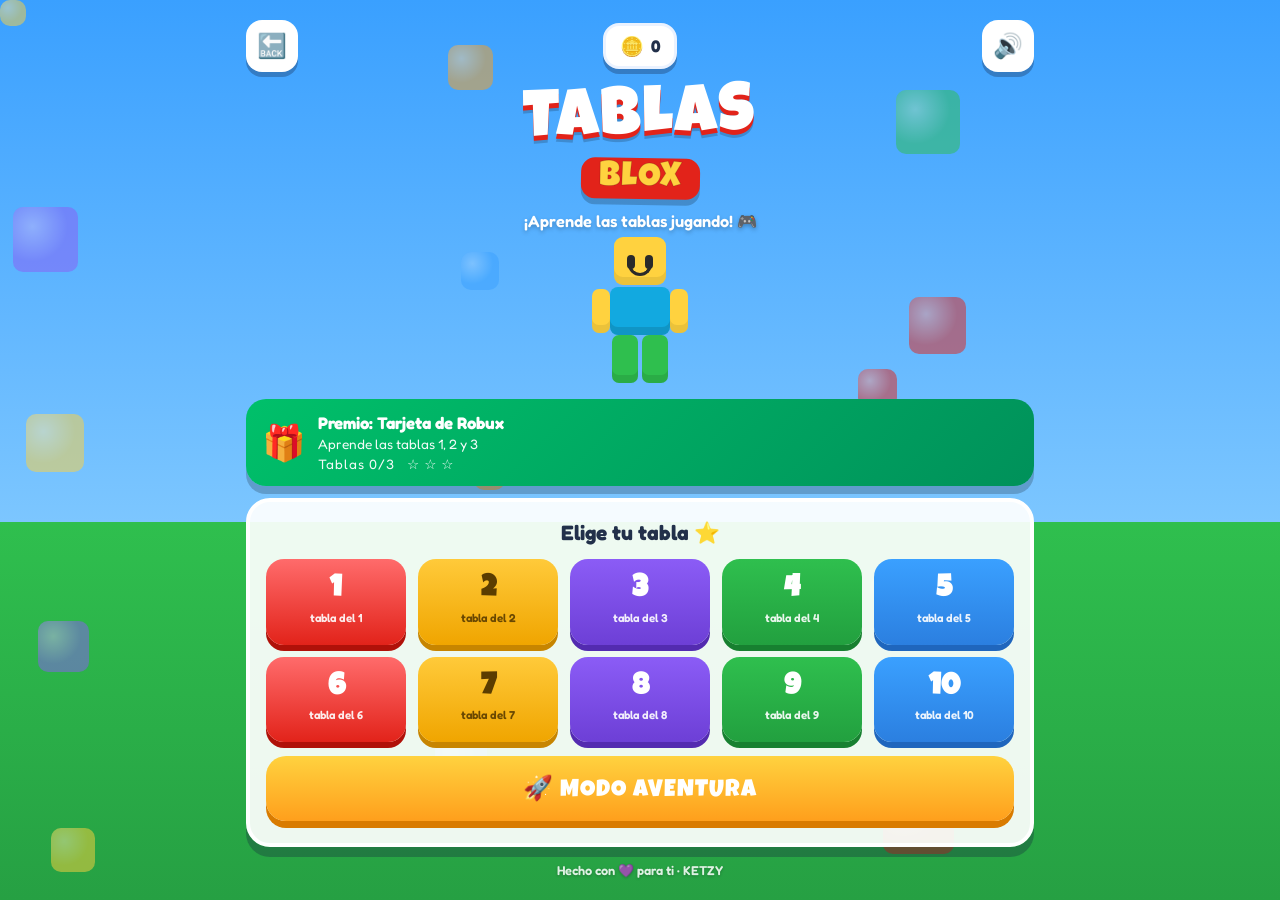
<file: KETZY/tablas-multiplicar.html>
<!DOCTYPE html>
<html lang="es">
<head>
<meta charset="UTF-8" />
<meta name="viewport" content="width=device-width, initial-scale=1.0, maximum-scale=1.0, user-scalable=no, viewport-fit=cover" />
<title>Tablas Roblox — KETZY</title>
<meta name="robots" content="noindex, nofollow" />
<link rel="preconnect" href="https://fonts.googleapis.com" />
<link rel="preconnect" href="https://fonts.gstatic.com" crossorigin />
<link href="https://fonts.googleapis.com/css2?family=Fredoka:wght@500;600;700&family=Luckiest+Guy&display=swap" rel="stylesheet" />
<style>
  :root{
    --sky1:#3aa0ff; --sky2:#7cc6ff; --grass:#2fbf4e; --grass-d:#26a043;
    --robored:#e2231a; --yellow:#ffd23f; --purple:#8b5cf6; --ink:#22304a; --shadow:rgba(20,30,60,.30);
  }
  *{margin:0;padding:0;box-sizing:border-box;-webkit-tap-highlight-color:transparent;}
  html,body{height:100%;}
  body{font-family:'Fredoka',system-ui,sans-serif;color:var(--ink);
    background:linear-gradient(180deg,var(--sky1) 0%,var(--sky2) 58%,var(--grass) 58%,var(--grass-d) 100%);
    background-attachment:fixed;min-height:100vh;overflow-x:hidden;-webkit-user-select:none;user-select:none;touch-action:manipulation;position:relative;}
  .blocks{position:fixed;inset:0;z-index:0;pointer-events:none;overflow:hidden;}
  .blk{position:absolute;border-radius:10px;opacity:.5;animation:float 7s ease-in-out infinite;}
  .blk::after{content:"";position:absolute;inset:0;border-radius:10px;background:radial-gradient(circle at 30% 30%,rgba(255,255,255,.5),transparent 55%);}
  @keyframes float{0%,100%{transform:translateY(0) rotate(0)}50%{transform:translateY(-22px) rotate(8deg)}}

  .wrap{position:relative;z-index:2;max-width:820px;margin:0 auto;padding:20px 16px 40px;min-height:100vh;display:flex;flex-direction:column;}
  .hidden{display:none !important;}

  .topbar{display:flex;align-items:center;justify-content:space-between;gap:8px;margin-bottom:10px;}
  .pill{display:inline-flex;align-items:center;gap:7px;background:#fff;border-radius:16px;padding:8px 14px;font-weight:700;font-size:1.05rem;color:var(--ink);box-shadow:0 5px 0 var(--shadow);border:3px solid #eaf2ff;}
  .pill .ico{font-size:1.2rem;}
  .icon-btn{width:52px;height:52px;border:none;border-radius:16px;background:#fff;font-size:1.5rem;box-shadow:0 5px 0 var(--shadow);cursor:pointer;flex:none;}
  .icon-btn:active{transform:translateY(4px);box-shadow:0 1px 0 var(--shadow);}

  .logo{font-family:'Luckiest Guy',cursive;text-align:center;line-height:.95;margin:6px 0 2px;}
  .logo .l1{display:block;font-size:clamp(2.4rem,10vw,4.2rem);color:#fff;text-shadow:0 5px 0 var(--robored),0 8px 0 rgba(0,0,0,.18);letter-spacing:2px;transform:rotate(-2deg);}
  .logo .l2{display:inline-block;font-size:clamp(1.4rem,5.5vw,2.2rem);color:var(--yellow);background:var(--robored);padding:4px 18px;border-radius:14px;transform:rotate(1deg);box-shadow:0 6px 0 rgba(0,0,0,.2);margin-top:6px;letter-spacing:1px;-webkit-text-stroke:1px rgba(0,0,0,.15);}
  .tagline{text-align:center;color:#fff;font-weight:600;font-size:1.02rem;margin:12px 0 4px;text-shadow:0 2px 4px rgba(0,0,0,.25);}

  .noob{width:104px;height:150px;position:relative;margin:6px auto 4px;transition:transform .18s;}
  .noob .head{position:absolute;top:0;left:26px;width:52px;height:48px;background:var(--yellow);border-radius:9px;box-shadow:inset 0 -8px 0 rgba(0,0,0,.08);}
  .noob .eye{position:absolute;top:18px;width:8px;height:14px;background:#2a2a2a;border-radius:4px;}
  .noob .eye.l{left:13px;} .noob .eye.r{right:13px;}
  .noob .smile{position:absolute;bottom:9px;left:14px;width:24px;height:12px;border:3px solid #2a2a2a;border-top:none;border-radius:0 0 16px 16px;}
  .noob .torso{position:absolute;top:50px;left:22px;width:60px;height:48px;background:#12a9e0;border-radius:8px;box-shadow:inset 0 -8px 0 rgba(0,0,0,.12);}
  .noob .arm{position:absolute;top:52px;width:18px;height:44px;background:var(--yellow);border-radius:7px;box-shadow:inset 0 -8px 0 rgba(0,0,0,.08);transition:transform .2s;transform-origin:top center;}
  .noob .arm.l{left:4px;} .noob .arm.r{right:4px;}
  .noob .leg{position:absolute;top:98px;width:26px;height:48px;background:#2fbf4e;border-radius:7px;box-shadow:inset 0 -8px 0 rgba(0,0,0,.1);}
  .noob .leg.l{left:24px;} .noob .leg.r{right:24px;}
  .noob.happy{animation:jump .5s ease;} .noob.happy .arm{transform:rotate(160deg);}
  .noob.sad{animation:wob .5s ease;}
  @keyframes jump{0%,100%{transform:translateY(0)}30%{transform:translateY(-34px)}60%{transform:translateY(0)}}
  @keyframes wob{0%,100%{transform:translateX(0) rotate(0)}25%{transform:translateX(-9px) rotate(-4deg)}75%{transform:translateX(9px) rotate(4deg)}}

  .panel{background:rgba(255,255,255,.92);border-radius:24px;padding:18px 16px 22px;margin-top:12px;box-shadow:0 10px 0 var(--shadow);border:4px solid #fff;}
  .panel h2{text-align:center;font-size:1.3rem;color:var(--ink);margin-bottom:14px;}

  .table-grid{display:grid;grid-template-columns:repeat(5,1fr);gap:12px;}
  @media(max-width:560px){.table-grid{grid-template-columns:repeat(3,1fr);}}
  .tbtn{position:relative;border:none;cursor:pointer;border-radius:18px;padding:16px 6px 20px;font-family:'Fredoka';font-weight:700;color:#fff;font-size:1.15rem;background:linear-gradient(180deg,#3aa0ff,#2b7fe0);box-shadow:0 6px 0 #1f66bd;transition:transform .08s,box-shadow .08s;}
  .tbtn:nth-child(5n+1){background:linear-gradient(180deg,#ff6b6b,#e2231a);box-shadow:0 6px 0 #b01109;}
  .tbtn:nth-child(5n+2){background:linear-gradient(180deg,#ffca3a,#f0a500);box-shadow:0 6px 0 #c78500;color:#5b3d00;}
  .tbtn:nth-child(5n+3){background:linear-gradient(180deg,#8b5cf6,#6d3fd6);box-shadow:0 6px 0 #532bb0;}
  .tbtn:nth-child(5n+4){background:linear-gradient(180deg,#2fbf4e,#22a03f);box-shadow:0 6px 0 #178030;}
  .tbtn:active{transform:translateY(5px);box-shadow:0 1px 0 rgba(0,0,0,.3);}
  .tbtn .big{display:block;font-size:1.9rem;font-family:'Luckiest Guy';line-height:1;}
  .tbtn .lbl{display:block;font-size:.72rem;opacity:.9;margin-top:5px;font-weight:600;}
  .tbtn .stars{position:absolute;top:6px;right:8px;font-size:.7rem;letter-spacing:-1px;}
  .adv-btn{width:100%;margin-top:14px;border:none;cursor:pointer;border-radius:20px;padding:18px;font-family:'Luckiest Guy';font-size:1.5rem;color:#fff;letter-spacing:1px;background:linear-gradient(180deg,#ffd23f,#ff9f1c);box-shadow:0 7px 0 #d97b00;transition:transform .08s;}
  .adv-btn:active{transform:translateY(5px);box-shadow:0 2px 0 #d97b00;}

  /* premio banner */
  .premio{margin-top:12px;border-radius:20px;padding:14px 16px;display:flex;align-items:center;gap:12px;
    background:linear-gradient(135deg,#00c06a,#00915a);box-shadow:0 8px 0 rgba(0,0,0,.2);color:#fff;}
  .premio .gift{font-size:2.2rem;flex:none;}
  .premio .ptxt{flex:1;} .premio .ptxt b{display:block;font-size:1.05rem;}
  .premio .ptxt span{font-size:.85rem;opacity:.95;}
  .premio .pstars{font-size:1rem;letter-spacing:1px;margin-top:3px;display:block;}
  .premio.done{background:linear-gradient(135deg,#ffd23f,#ff9f1c);color:#5b3d00;}

  /* mode selection */
  .modes-grid{display:grid;grid-template-columns:repeat(3,1fr);gap:12px;}
  @media(max-width:560px){.modes-grid{grid-template-columns:repeat(2,1fr);}}
  .mode-btn{border:none;cursor:pointer;border-radius:18px;padding:16px 8px;font-family:'Fredoka';font-weight:700;color:#fff;background:linear-gradient(180deg,#3aa0ff,#2b7fe0);box-shadow:0 6px 0 #1f66bd;transition:transform .08s;text-align:center;}
  .mode-btn:nth-child(2){background:linear-gradient(180deg,#8b5cf6,#6d3fd6);box-shadow:0 6px 0 #532bb0;}
  .mode-btn:nth-child(3){background:linear-gradient(180deg,#2fbf4e,#22a03f);box-shadow:0 6px 0 #178030;}
  .mode-btn:nth-child(4){background:linear-gradient(180deg,#ff6b6b,#e2231a);box-shadow:0 6px 0 #b01109;}
  .mode-btn:nth-child(5){background:linear-gradient(180deg,#ffca3a,#f0a500);box-shadow:0 6px 0 #c78500;color:#5b3d00;}
  .mode-btn:active{transform:translateY(5px);box-shadow:0 1px 0 rgba(0,0,0,.3);}
  .mode-btn .me{display:block;font-size:2rem;line-height:1;} .mode-btn .mn{display:block;font-size:.98rem;margin-top:6px;line-height:1.05;} .mode-btn .ms{display:block;font-size:.7rem;opacity:.9;margin-top:3px;font-weight:600;}
  .study-btn{width:100%;margin-bottom:14px;border:none;cursor:pointer;border-radius:18px;padding:16px;font-family:'Luckiest Guy';font-size:1.3rem;color:#5b3d00;letter-spacing:1px;background:linear-gradient(180deg,#ffe08a,#ffca3a);box-shadow:0 6px 0 #d9a400;transition:transform .08s;}
  .study-btn:active{transform:translateY(4px);box-shadow:0 2px 0 #d9a400;}

  /* STUDY (easy + fun) */
  .study-eq{font-family:'Luckiest Guy';font-size:clamp(2.4rem,11vw,4rem);color:var(--ink);text-align:center;line-height:1.1;margin:4px 0 4px;}
  .study-eq .x{color:var(--robored);} .study-eq .res{color:#22a03f;}
  .study-help{text-align:center;color:#5b6b86;font-weight:600;font-size:1rem;margin-bottom:10px;}
  .study-array{display:flex;flex-direction:column;gap:9px;align-items:center;min-height:130px;justify-content:center;margin:8px 0 14px;}
  .arr-row{display:flex;gap:9px;}
  .dot{width:32px;height:32px;border-radius:9px;box-shadow:inset 0 -6px 0 rgba(0,0,0,.18),0 3px 6px rgba(0,0,0,.15);animation:pin .3s ease both;}
  @media(max-width:520px){.dot{width:26px;height:26px;gap:7px;}}
  @keyframes pin{from{transform:scale(0)}to{transform:scale(1)}}
  .study-say{display:block;margin:0 auto 14px;border:none;cursor:pointer;border-radius:16px;padding:12px 22px;font-family:'Fredoka';font-weight:700;font-size:1.1rem;color:#fff;background:linear-gradient(180deg,#8b5cf6,#6d3fd6);box-shadow:0 6px 0 #532bb0;transition:transform .08s;}
  .study-say:active{transform:translateY(4px);box-shadow:0 2px 0 #532bb0;}
  .study-dots{display:flex;justify-content:center;gap:7px;flex-wrap:wrap;margin-bottom:14px;}
  .sdot{width:14px;height:14px;border-radius:50%;background:#cfe0f5;}
  .sdot.on{background:#ff9f1c;transform:scale(1.2);}
  .study-nav{display:grid;grid-template-columns:1fr 2fr;gap:12px;}
  .snav{border:none;cursor:pointer;border-radius:16px;padding:16px;font-family:'Luckiest Guy';font-size:1.3rem;color:#fff;transition:transform .08s;}
  .snav.prev{background:linear-gradient(180deg,#9aa7bd,#6f7c92);box-shadow:0 6px 0 #55627a;}
  .snav.next{background:linear-gradient(180deg,#3aa0ff,#2b7fe0);box-shadow:0 6px 0 #1f66bd;}
  .snav:active{transform:translateY(4px);}
  .study-go{width:100%;margin-top:12px;border:none;cursor:pointer;border-radius:18px;padding:16px;font-family:'Luckiest Guy';font-size:1.4rem;color:#fff;background:linear-gradient(180deg,#2fbf4e,#22a03f);box-shadow:0 6px 0 #178030;transition:transform .08s;}
  .study-go:active{transform:translateY(4px);box-shadow:0 2px 0 #178030;}

  /* game */
  .progress{height:16px;background:rgba(255,255,255,.55);border-radius:10px;overflow:hidden;margin:6px 0 14px;border:2px solid #fff;}
  .progress > i{display:block;height:100%;width:0;background:linear-gradient(90deg,#ffd23f,#ff9f1c);border-radius:10px;transition:width .3s;}
  .qcard{background:#fff;border-radius:26px;padding:22px 18px;text-align:center;box-shadow:0 10px 0 var(--shadow);border:5px solid #fff;}
  .qtable-tag{display:inline-block;background:#eef4ff;color:#2b7fe0;font-weight:700;border-radius:12px;padding:5px 14px;font-size:.95rem;margin-bottom:6px;}
  .question{font-family:'Luckiest Guy';font-size:clamp(2.4rem,11vw,4rem);color:var(--ink);line-height:1.05;}
  .question .qm{color:var(--robored);} .question .miss{color:#8b5cf6;}
  .options{display:grid;grid-template-columns:1fr 1fr;gap:14px;margin-top:20px;}
  .opt{border:none;cursor:pointer;border-radius:20px;padding:22px 8px;font-family:'Luckiest Guy';font-size:2.1rem;color:#fff;background:linear-gradient(180deg,#3aa0ff,#2b7fe0);box-shadow:0 7px 0 #1f66bd;transition:transform .08s,box-shadow .08s;min-height:84px;}
  .opt:active{transform:translateY(5px);box-shadow:0 2px 0 #1f66bd;}
  .opt.correct{background:linear-gradient(180deg,#3ddc6d,#22a03f)!important;box-shadow:0 7px 0 #178030!important;animation:pop .35s;}
  .opt.wrong{background:linear-gradient(180deg,#ff6b6b,#e2231a)!important;box-shadow:0 7px 0 #b01109!important;animation:shakeb .35s;}
  .opt.dim{opacity:.45;}
  @keyframes pop{0%{transform:scale(1)}50%{transform:scale(1.12)}100%{transform:scale(1)}}
  @keyframes shakeb{0%,100%{transform:translateX(0)}25%{transform:translateX(-8px)}75%{transform:translateX(8px)}}
  .feedback{text-align:center;font-family:'Luckiest Guy';font-size:1.6rem;margin-top:14px;min-height:34px;color:#fff;text-shadow:0 2px 4px rgba(0,0,0,.25);}
  .tf-row{display:grid;grid-template-columns:1fr 1fr;gap:14px;margin-top:22px;}
  .tf-btn{border:none;cursor:pointer;border-radius:20px;padding:26px 8px;font-family:'Luckiest Guy';font-size:1.7rem;color:#fff;transition:transform .08s;min-height:96px;}
  .tf-btn.t{background:linear-gradient(180deg,#3ddc6d,#22a03f);box-shadow:0 7px 0 #178030;}
  .tf-btn.f{background:linear-gradient(180deg,#ff6b6b,#e2231a);box-shadow:0 7px 0 #b01109;}
  .tf-btn:active{transform:translateY(5px);}
  .answer-slot{font-family:'Luckiest Guy';font-size:3rem;color:var(--ink);background:#eef4ff;border-radius:16px;padding:10px;margin-top:14px;min-height:70px;display:flex;align-items:center;justify-content:center;letter-spacing:3px;}
  .answer-slot.correct{background:#d6f7e0;color:#22a03f;} .answer-slot.wrong{background:#ffe0de;color:#e2231a;}
  .keypad{display:grid;grid-template-columns:repeat(3,1fr);gap:10px;max-width:360px;margin:16px auto 0;}
  .key{border:none;cursor:pointer;border-radius:16px;padding:18px 0;font-family:'Luckiest Guy';font-size:1.9rem;color:var(--ink);background:#fff;box-shadow:0 5px 0 var(--shadow);transition:transform .06s;}
  .key:active{transform:translateY(4px);box-shadow:0 1px 0 var(--shadow);}
  .key.ok{background:linear-gradient(180deg,#3ddc6d,#22a03f);color:#fff;box-shadow:0 5px 0 #178030;}
  .key.del{background:linear-gradient(180deg,#ffca3a,#f0a500);color:#5b3d00;box-shadow:0 5px 0 #c78500;}

  .floatpt{position:fixed;z-index:50;font-family:'Luckiest Guy';font-size:2rem;color:#ffd23f;text-shadow:0 2px 0 #c78500;pointer-events:none;animation:rise 1s ease forwards;}
  @keyframes rise{0%{opacity:0;transform:translateY(0) scale(.6)}20%{opacity:1}100%{opacity:0;transform:translateY(-90px) scale(1.3)}}

  .end-panel{background:rgba(255,255,255,.94);border-radius:26px;padding:26px 20px 30px;text-align:center;box-shadow:0 12px 0 var(--shadow);border:5px solid #fff;margin-top:16px;}
  .end-panel h2{font-family:'Luckiest Guy';font-size:2.2rem;color:var(--robored);}
  .stars-row{font-size:3rem;margin:10px 0 4px;letter-spacing:6px;}
  .star{display:inline-block;filter:grayscale(1) opacity(.35);transform:scale(.85);}
  .star.on{filter:none;animation:pop .5s;}
  .end-score{font-size:1.3rem;font-weight:700;margin:8px 0;} .end-coins{font-size:1.4rem;font-weight:700;color:#c78500;margin-bottom:16px;}
  .btn-row{display:flex;gap:12px;flex-wrap:wrap;justify-content:center;}
  .cta{border:none;cursor:pointer;border-radius:18px;padding:16px 22px;font-family:'Fredoka';font-weight:700;font-size:1.1rem;color:#fff;box-shadow:0 6px 0 rgba(0,0,0,.25);transition:transform .08s;}
  .cta:active{transform:translateY(4px);box-shadow:0 2px 0 rgba(0,0,0,.25);}
  .cta.play{background:linear-gradient(180deg,#2fbf4e,#22a03f);} .cta.other{background:linear-gradient(180deg,#8b5cf6,#6d3fd6);} .cta.menu{background:linear-gradient(180deg,#3aa0ff,#2b7fe0);}

  #confetti{position:fixed;inset:0;z-index:40;pointer-events:none;}
  .credit{text-align:center;color:#fff;opacity:.85;font-size:.8rem;margin-top:auto;padding-top:16px;font-weight:600;text-shadow:0 1px 3px rgba(0,0,0,.3);}

  /* REWARD overlay */
  .reward-ov{position:fixed;inset:0;z-index:60;background:rgba(10,20,40,.72);-webkit-backdrop-filter:blur(4px);backdrop-filter:blur(4px);display:flex;align-items:center;justify-content:center;padding:20px;}
  .reward-card{background:#fff;border-radius:28px;padding:26px 22px 28px;max-width:420px;width:100%;text-align:center;box-shadow:0 16px 0 rgba(0,0,0,.3);animation:pop .5s;}
  .reward-card h2{font-family:'Luckiest Guy';font-size:1.9rem;color:var(--robored);line-height:1.05;}
  .reward-card p{font-weight:600;color:var(--ink);margin:8px 0;font-size:1.05rem;}
  .reward-note{font-size:.95rem;color:#00915a;font-weight:700;}
  .robux-card{background:linear-gradient(140deg,#00c06a,#00794b);border-radius:18px;padding:20px;margin:14px 0;color:#fff;box-shadow:0 10px 24px rgba(0,0,0,.25);position:relative;overflow:hidden;}
  .robux-card::after{content:"";position:absolute;inset:0;background:linear-gradient(120deg,rgba(255,255,255,.25),transparent 45%);}
  .rb-top{display:flex;align-items:center;justify-content:space-between;position:relative;z-index:2;}
  .rb-logo{font-family:'Luckiest Guy';font-size:1.7rem;letter-spacing:1px;}
  .rb-gem{font-size:1.6rem;}
  .rb-mid{position:relative;z-index:2;text-align:left;margin-top:24px;font-size:.8rem;letter-spacing:2px;opacity:.9;}
  .rb-amt{position:relative;z-index:2;text-align:left;font-family:'Luckiest Guy';font-size:1.5rem;margin-top:2px;}
  .reward-burst{font-size:2.6rem;}
</style>
</head>
<body>
  <div class="blocks" id="blocks" aria-hidden="true"></div>
  <canvas id="confetti"></canvas>

  <div class="wrap">
    <div class="topbar">
      <button class="icon-btn" id="backBtn" title="Atrás">🔙</button>
      <span class="pill"><span class="ico">🪙</span><span id="coinCount">0</span></span>
      <span class="pill hidden" id="streakPill"><span class="ico">🔥</span><span id="streakCount">0</span></span>
      <span class="pill hidden" id="timerPill"><span class="ico">⏱️</span><span id="timerCount">60</span></span>
      <button class="icon-btn" id="muteBtn" title="Sonido">🔊</button>
    </div>

    <!-- MENU -->
    <section id="menu">
      <div class="logo"><span class="l1">TABLAS</span><span class="l2">BLOX</span></div>
      <p class="tagline">¡Aprende las tablas jugando! 🎮</p>
      <div class="noob" id="menuNoob">
        <div class="head"><span class="eye l"></span><span class="eye r"></span><span class="smile"></span></div>
        <div class="arm l"></div><div class="torso"></div><div class="arm r"></div>
        <div class="leg l"></div><div class="leg r"></div>
      </div>
      <div class="premio" id="premioBanner"></div>
      <div class="panel">
        <h2>Elige tu tabla ⭐</h2>
        <div class="table-grid" id="tableGrid"></div>
        <button class="adv-btn" id="advBtn">🚀 MODO AVENTURA</button>
      </div>
      <p class="credit">Hecho con 💜 para ti · KETZY</p>
    </section>

    <!-- MODE SELECT -->
    <section id="modes" class="hidden">
      <div class="panel">
        <h2 id="modesTitle">Tabla del 2 · ¿Cómo quieres jugar?</h2>
        <button class="study-btn" id="studyBtn">📖 Aprender la tabla (fácil)</button>
        <div class="modes-grid" id="modesGrid"></div>
      </div>
    </section>

    <!-- STUDY -->
    <section id="study" class="hidden">
      <div class="panel">
        <h2 id="studyTitle">📖 Tabla del 2</h2>
        <div class="study-eq" id="studyEq">2 <span class="x">×</span> 1 <span class="x">=</span> <span class="res">2</span></div>
        <div class="study-help" id="studyHelp">2 grupo de 1 🍬</div>
        <div class="study-array" id="studyArray"></div>
        <button class="study-say" id="studySay">🔊 Escuchar otra vez</button>
        <div class="study-dots" id="studyDots"></div>
        <div class="study-nav">
          <button class="snav prev" id="studyPrev">◀</button>
          <button class="snav next" id="studyNext">Siguiente ▶</button>
        </div>
        <button class="study-go" id="studyGoBtn">✅ ¡A jugar!</button>
      </div>
    </section>

    <!-- GAME -->
    <section id="game" class="hidden">
      <div class="progress"><i id="progFill"></i></div>
      <div class="qcard">
        <span class="qtable-tag" id="tableTag">Tabla del 2</span>
        <div class="question" id="question">2 <span class="qm">×</span> 3</div>
        <div id="answerArea"></div>
        <div class="feedback" id="feedback"></div>
      </div>
      <div class="noob" id="gameNoob" style="margin-top:14px;">
        <div class="head"><span class="eye l"></span><span class="eye r"></span><span class="smile"></span></div>
        <div class="arm l"></div><div class="torso"></div><div class="arm r"></div>
        <div class="leg l"></div><div class="leg r"></div>
      </div>
    </section>

    <!-- END -->
    <section id="end" class="hidden">
      <div class="end-panel">
        <h2 id="endTitle">¡GANASTE!</h2>
        <div class="stars-row" id="starsRow"><span class="star">⭐</span><span class="star">⭐</span><span class="star">⭐</span></div>
        <div class="end-score" id="endScore">Acertaste 8 de 10</div>
        <div class="end-coins" id="endCoins">🪙 +120 monedas</div>
        <div class="btn-row">
          <button class="cta play" id="againBtn">🔁 Otra vez</button>
          <button class="cta other" id="otherModeBtn">🎲 Otro juego</button>
          <button class="cta menu" id="toMenuBtn">🏠 Menú</button>
        </div>
      </div>
      <p class="credit">¡Sigue así, campeona! 🌟</p>
    </section>
  </div>

  <!-- REWARD overlay -->
  <div class="reward-ov hidden" id="rewardOv">
    <div class="reward-card">
      <div class="reward-burst">🎉🎁🎉</div>
      <h2>¡PREMIO<br>DESBLOQUEADO!</h2>
      <p>Aprendiste las tablas <b>1, 2 y 3</b> 🌟</p>
      <div class="robux-card">
        <div class="rb-top"><span class="rb-logo">ROBUX</span><span class="rb-gem">💎</span></div>
        <div class="rb-mid">TARJETA DE REGALO</div>
        <div class="rb-amt">🎁 ¡Te la ganaste!</div>
      </div>
      <p class="reward-note">📱 Enséñale esta pantalla a tus papás 💚</p>
      <button class="cta play" id="rewardClose" style="margin-top:6px;">¡GENIAL! 🎮</button>
    </div>
  </div>

<script>
(function(){
  "use strict";
  var LS_COINS='ketzy_tablas_coins', LS_STARS='ketzy_tablas_stars', LS_ROBUX='ketzy_tablas_robux';
  var coins=parseInt(localStorage.getItem(LS_COINS)||'0',10)||0;
  var stars={}; try{ stars=JSON.parse(localStorage.getItem(LS_STARS)||'{}')||{}; }catch(e){ stars={}; }
  var robuxClaimed = localStorage.getItem(LS_ROBUX)==='1';
  var muted=false, TOTAL=10, CLOCK_SECS=60, REQ=2; // REQ = estrellas para "dominar" una tabla
  var $=function(id){return document.getElementById(id);};
  var scr={menu:$('menu'),modes:$('modes'),study:$('study'),game:$('game'),end:$('end')};

  (function(){var colors=['#ffd23f','#e2231a','#3aa0ff','#8b5cf6','#2fbf4e','#ff9f1c'],box=$('blocks'),html='';
   for(var i=0;i<14;i++){var s=26+((i*13)%46),x=(i*67)%100,y=(i*41)%100,c=colors[i%colors.length],d=(i%7);
   html+='<span class="blk" style="width:'+s+'px;height:'+s+'px;left:'+x+'%;top:'+y+'%;background:'+c+';animation-delay:'+d+'s;"></span>';}box.innerHTML=html;})();

  // sound
  var actx=null;
  function tone(f,d,t,w){if(muted)return;try{actx=actx||new(window.AudioContext||window.webkitAudioContext)();var s=(w||0)+actx.currentTime,o=actx.createOscillator(),g=actx.createGain();o.type=t||'square';o.frequency.setValueAtTime(f,s);o.connect(g);g.connect(actx.destination);g.gain.setValueAtTime(.14,s);g.gain.exponentialRampToValueAtTime(.001,s+d);o.start(s);o.stop(s+d);}catch(e){}}
  function sndCorrect(){tone(523,.12,'square',0);tone(784,.16,'square',.1);}
  function sndWrong(){tone(180,.28,'sawtooth',0);}
  function sndCoin(){tone(988,.08,'square',0);tone(1319,.1,'square',.07);}
  function sndWin(){[523,659,784,1047].forEach(function(f,i){tone(f,.16,'square',i*.12);});}
  function unlockAudio(){try{actx=actx||new(window.AudioContext||window.webkitAudioContext)();if(actx.state==='suspended')actx.resume();}catch(e){}}
  // voz
  function speak(txt){ if(muted)return; try{ if(!('speechSynthesis' in window))return; var u=new SpeechSynthesisUtterance(txt); u.lang='es-MX'; u.rate=0.9; u.pitch=1.15; speechSynthesis.cancel(); speechSynthesis.speak(u);}catch(e){} }

  function setCoins(v){coins=v;localStorage.setItem(LS_COINS,String(coins));$('coinCount').textContent=coins;}
  $('coinCount').textContent=coins;
  function floatPoints(x,y,txt){var el=document.createElement('div');el.className='floatpt';el.textContent=txt;el.style.left=(x-16)+'px';el.style.top=(y-20)+'px';document.body.appendChild(el);setTimeout(function(){el.remove();},1000);}

  // confetti
  var cv=$('confetti'),cx=cv.getContext('2d'),parts=[],raf=null;
  function sizeCanvas(){cv.width=innerWidth;cv.height=innerHeight;} sizeCanvas(); addEventListener('resize',sizeCanvas);
  function confetti(n){var cols=['#ffd23f','#e2231a','#3aa0ff','#8b5cf6','#2fbf4e','#ff9f1c','#fff'];for(var i=0;i<(n||90);i++){parts.push({x:innerWidth/2+(Math.random()*200-100),y:innerHeight*.35,vx:(Math.random()*2-1)*7,vy:Math.random()*-9-3,g:.28,s:7+Math.random()*9,c:cols[(Math.random()*cols.length)|0],r:Math.random()*6,vr:Math.random()*.4-.2});}if(!raf)raf=requestAnimationFrame(tick);}
  function tick(){cx.clearRect(0,0,cv.width,cv.height);for(var i=parts.length-1;i>=0;i--){var p=parts[i];p.vy+=p.g;p.x+=p.vx;p.y+=p.vy;p.r+=p.vr;cx.save();cx.translate(p.x,p.y);cx.rotate(p.r);cx.fillStyle=p.c;cx.fillRect(-p.s/2,-p.s/2,p.s,p.s*.6);cx.restore();if(p.y>cv.height+30)parts.splice(i,1);}if(parts.length)raf=requestAnimationFrame(tick);else{raf=null;cx.clearRect(0,0,cv.width,cv.height);}}

  function react(id,ok){var n=$(id);if(!n)return;n.classList.remove('happy','sad');void n.offsetWidth;n.classList.add(ok?'happy':'sad');setTimeout(function(){n.classList.remove('happy','sad');},600);}
  function shuffle(a){for(var i=a.length-1;i>0;i--){var j=(Math.random()*(i+1))|0,t=a[i];a[i]=a[j];a[j]=t;}return a;}

  // ===== menu =====
  function starStr(t){var s=stars[t]||0;return s>0?'⭐'.repeat(s):'';}
  function mastered(t){return (stars[String(t)]||0)>=REQ;}
  function renderPremio(){
    var b=$('premioBanner'); var got=[1,2,3].filter(mastered).length;
    if(robuxClaimed){
      b.className='premio done';
      b.innerHTML='<span class="gift">🎁</span><div class="ptxt"><b>¡Ganaste tu Tarjeta de Robux! 💚</b><span>Enséñasela a tus papás para reclamarla</span></div>';
    }else{
      b.className='premio';
      var mini=[1,2,3].map(function(t){return mastered(t)?'⭐':'☆';}).join(' ');
      b.innerHTML='<span class="gift">🎁</span><div class="ptxt"><b>Premio: Tarjeta de Robux</b><span>Aprende las tablas 1, 2 y 3</span><span class="pstars">Tablas '+got+'/3 &nbsp; '+mini+'</span></div>';
    }
  }
  function buildMenu(){
    renderPremio();
    var g=$('tableGrid'),html='';for(var t=1;t<=10;t++){html+='<button class="tbtn" data-t="'+t+'"><span class="stars">'+starStr(t)+'</span><span class="big">'+t+'</span><span class="lbl">tabla del '+t+'</span></button>';}g.innerHTML=html;
    Array.prototype.forEach.call(g.querySelectorAll('.tbtn'),function(b){b.addEventListener('click',function(){unlockAudio();openModes(parseInt(b.getAttribute('data-t'),10));});});
  }

  // ===== mode selection =====
  var MODES=[
    {id:'mc',e:'🎯',n:'Opción<br>múltiple',s:'Elige la correcta'},
    {id:'write',e:'⌨️',n:'Escribe la<br>respuesta',s:'Teclea el número'},
    {id:'tf',e:'✅',n:'Verdadero<br>o Falso',s:'¿Está bien?'},
    {id:'missing',e:'🔍',n:'El número<br>que falta',s:'7 × ? = 63'},
    {id:'clock',e:'⏱️',n:'Contra<br>reloj',s:'60 segundos'}
  ];
  var chosenTable=2;
  function openModes(table){
    chosenTable=table;
    $('modesTitle').textContent=(table==='adv'?'Aventura':'Tabla del '+table)+' · ¿Cómo quieres jugar?';
    $('studyBtn').style.display=(table==='adv')?'none':'block';
    var g=$('modesGrid'),html='';MODES.forEach(function(m){html+='<button class="mode-btn" data-m="'+m.id+'"><span class="me">'+m.e+'</span><span class="mn">'+m.n+'</span><span class="ms">'+m.s+'</span></button>';});g.innerHTML=html;
    Array.prototype.forEach.call(g.querySelectorAll('.mode-btn'),function(b){b.addEventListener('click',function(){unlockAudio();startRound(chosenTable,b.getAttribute('data-m'));});});
    show('modes');
  }

  // ===== STUDY (fácil + divertido) =====
  var DOTCOL=['#3aa0ff','#ffca3a','#8b5cf6','#2fbf4e','#ff6b6b','#00b8d4','#ff9f1c','#e2231a','#12a9e0','#f06292'];
  var studyStep=1;
  function openStudy(){ studyStep=1; $('studyTitle').textContent='📖 Tabla del '+chosenTable; renderStudy(); show('study'); }
  function renderStudy(){
    var t=chosenTable, b=studyStep, prod=t*b;
    $('studyEq').innerHTML = t+' <span class="x">×</span> '+b+' <span class="x">=</span> <span class="res">'+prod+'</span>';
    $('studyHelp').textContent = b+' '+(b===1?'grupo':'grupos')+' de '+t+' 🧱';
    // array: b filas de t puntos
    var arr=$('studyArray'), html='';
    for(var r=0;r<b;r++){ html+='<div class="arr-row">'; for(var c=0;c<t;c++){ html+='<span class="dot" style="background:'+DOTCOL[r%DOTCOL.length]+';animation-delay:'+((r*t+c)*0.012)+'s"></span>'; } html+='</div>'; }
    arr.innerHTML=html;
    // dots progreso
    var d='';for(var i=1;i<=10;i++){ d+='<span class="sdot'+(i===b?' on':'')+'"></span>'; } $('studyDots').innerHTML=d;
    $('studyPrev').style.visibility = b===1?'hidden':'visible';
    $('studyNext').textContent = b>=10 ? '¡Ya está! ✅' : 'Siguiente ▶';
    react('menuNoob',true);
    speak(t+' por '+b+' es igual a '+prod);
  }

  // ===== round / questions =====
  var round=null, clockTimer=null;
  function buildQueue(){ if(chosenTable==='adv') return null; return shuffle([1,2,3,4,5,6,7,8,9,10]); }
  function startRound(table,mode){
    chosenTable=table;
    round={mode:mode,queue:buildQueue(),i:0,correct:0,streak:0,earned:0,answered:0};
    $('streakCount').textContent='0'; clearClock();
    if(mode==='clock'){ round.timeLeft=CLOCK_SECS; startClock(); }
    show('game'); loadQuestion();
  }
  function currentPair(){
    if(chosenTable==='adv') return [2+((Math.random()*9)|0), 1+((Math.random()*10)|0)];
    var b=round.queue?round.queue[round.i%round.queue.length]:(1+((Math.random()*10)|0));
    return [chosenTable,b];
  }
  function makeOptions(correct,a,b){
    var set={},opts=[correct];set[correct]=1;
    var cand=[a*(b+1),a*(b-1),(a+1)*b,(a-1)*b,correct+a,correct-a,correct+b,correct-b,correct+1,correct-1,correct+2,correct+10];shuffle(cand);
    for(var i=0;i<cand.length&&opts.length<4;i++){var v=cand[i];if(v>0&&!set[v]){set[v]=1;opts.push(v);}}
    while(opts.length<4){var r=correct+((Math.random()*8|0)-4);if(r>0&&!set[r]){set[r]=1;opts.push(r);}}
    return shuffle(opts);
  }
  function missingOptions(b){
    var set={},opts=[b];set[b]=1;var cand=[b+1,b-1,b+2,b-2,b+3,1+((Math.random()*10)|0)];shuffle(cand);
    for(var i=0;i<cand.length&&opts.length<4;i++){var v=cand[i];if(v>=1&&v<=10&&!set[v]){set[v]=1;opts.push(v);}}
    while(opts.length<4){var r=1+((Math.random()*10)|0);if(!set[r]){set[r]=1;opts.push(r);}}
    return shuffle(opts);
  }
  var cur=null;
  function loadQuestion(){
    var p=currentPair(),a=p[0],b=p[1];cur={a:a,b:b,prod:a*b};
    $('tableTag').textContent=chosenTable==='adv'?'🚀 Aventura':('Tabla del '+chosenTable);
    $('progFill').style.width = round.mode==='clock'?'100%':(round.i/TOTAL*100)+'%';
    $('feedback').textContent='';
    var area=$('answerArea');
    if(round.mode==='mc'||round.mode==='clock') renderMC(area,a,b);
    else if(round.mode==='write') renderWrite(area,a,b);
    else if(round.mode==='tf') renderTF(area,a,b);
    else if(round.mode==='missing') renderMissing(area,a,b);
  }
  function setQ(html){ $('question').innerHTML=html; }
  function renderMC(area,a,b){
    setQ(a+' <span class="qm">×</span> '+b);
    var opts=makeOptions(a*b,a,b);area.innerHTML='<div class="options" id="optWrap"></div>';var w=$('optWrap');
    opts.forEach(function(v){var btn=document.createElement('button');btn.className='opt';btn.textContent=v;btn.setAttribute('data-v',v);btn.addEventListener('click',function(ev){onOption(btn,v===a*b,a*b,ev,'#optWrap');});w.appendChild(btn);});
  }
  function renderMissing(area,a,b){
    setQ(a+' <span class="qm">×</span> <span class="miss">?</span> <span class="qm">=</span> '+(a*b));
    var opts=missingOptions(b);area.innerHTML='<div class="options" id="optWrap"></div>';var w=$('optWrap');
    opts.forEach(function(v){var btn=document.createElement('button');btn.className='opt';btn.textContent=v;btn.setAttribute('data-v',v);btn.addEventListener('click',function(ev){onOption(btn,v===b,b,ev,'#optWrap');});w.appendChild(btn);});
  }
  function renderTF(area,a,b){
    var prod=a*b,showCorrect=Math.random()<0.5,shown=prod;
    if(!showCorrect){var cands=[prod+a,prod-a,prod+b,prod-b,prod+1,prod-1,prod+2].filter(function(v){return v>0&&v!==prod;});shown=cands[(Math.random()*cands.length)|0];}
    setQ(a+' <span class="qm">×</span> '+b+' <span class="qm">=</span> '+shown);
    area.innerHTML='<div class="tf-row"><button class="tf-btn t" data-a="1">✅ Verdadero</button><button class="tf-btn f" data-a="0">❌ Falso</button></div>';
    var truth=showCorrect?1:0;
    Array.prototype.forEach.call(area.querySelectorAll('.tf-btn'),function(btn){btn.addEventListener('click',function(ev){var ans=parseInt(btn.getAttribute('data-a'),10);var ok=(ans===truth);btn.classList.add(ok?'correct':'wrong');commit(ok,ev);});});
  }
  var typed='';
  function renderWrite(area,a,b){
    typed=''; setQ(a+' <span class="qm">×</span> '+b);
    var html='<div class="answer-slot" id="slot">_</div><div class="keypad" id="kp">';
    ['1','2','3','4','5','6','7','8','9','del','0','ok'].forEach(function(k){ if(k==='del')html+='<button class="key del" data-k="del">⌫</button>';else if(k==='ok')html+='<button class="key ok" data-k="ok">✓</button>';else html+='<button class="key" data-k="'+k+'">'+k+'</button>'; });
    html+='</div>';area.innerHTML=html;
    Array.prototype.forEach.call($('kp').querySelectorAll('.key'),function(btn){btn.addEventListener('click',function(ev){var k=btn.getAttribute('data-k');if(k==='del'){typed=typed.slice(0,-1);}else if(k==='ok'){if(typed==='')return;submitWrite(a*b,ev);return;}else{if(typed.length<3)typed+=k;}$('slot').textContent=typed===''?'_':typed;});});
  }
  function submitWrite(correct,ev){var val=parseInt(typed,10),ok=(val===correct),slot=$('slot');slot.classList.add(ok?'correct':'wrong');if(!ok)slot.textContent=typed+' → '+correct;Array.prototype.forEach.call($('kp').querySelectorAll('.key'),function(b){b.style.pointerEvents='none';});commit(ok,ev);}

  var YAY=['¡GENIAL! 🎉','¡EXCELENTE! ⭐','¡SÚPER! 🚀','¡PERFECTO! 💎','¡WOW! 🔥','¡CAMPEONA! 🏆'];
  var OOPS=['¡Casi! 💪','¡Tú puedes! 🌟','¡La próxima! 😊'];
  function onOption(btn,ok,correctVal,ev,wrapSel){
    var all=document.querySelectorAll(wrapSel+' .opt');all.forEach(function(o){o.style.pointerEvents='none';});
    if(ok){btn.classList.add('correct');}else{btn.classList.add('wrong');all.forEach(function(o){if(parseInt(o.getAttribute('data-v'),10)===correctVal)o.classList.add('correct');else if(o!==btn)o.classList.add('dim');});}
    commit(ok,ev);
  }
  function commit(ok,ev){
    round.answered++;
    if(ok){
      round.correct++;round.streak++;$('streakCount').textContent=round.streak;
      var gain=10+(round.streak>=3?5:0);round.earned+=gain;setCoins(coins+gain);
      react('gameNoob',true);sndCorrect();sndCoin();
      var x=(ev&&ev.clientX)||innerWidth/2,y=(ev&&ev.clientY)||innerHeight/2;floatPoints(x,y,'+'+gain);
      $('feedback').textContent=YAY[(Math.random()*YAY.length)|0];
      if(round.streak>0&&round.streak%5===0)confetti(60);
    }else{
      round.streak=0;$('streakCount').textContent='0';react('gameNoob',false);sndWrong();
      $('feedback').textContent=OOPS[(Math.random()*OOPS.length)|0];
    }
    if(round.mode==='clock'){ setTimeout(loadQuestion,ok?300:650); }
    else{ round.i++; setTimeout(function(){ round.i>=TOTAL?finish():loadQuestion(); }, ok?750:1300); }
  }

  function startClock(){ $('timerCount').textContent=round.timeLeft; clockTimer=setInterval(function(){ round.timeLeft--; $('timerCount').textContent=round.timeLeft; if(round.timeLeft<=0){ clearClock(); finish(); } },1000); }
  function clearClock(){ if(clockTimer){ clearInterval(clockTimer); clockTimer=null; } }

  function finish(){
    clearClock(); $('progFill').style.width='100%';
    var c=round.correct,s;
    if(round.mode==='clock'){ s=c>=15?3:c>=10?2:c>=5?1:0; } else { s=c>=9?3:c>=7?2:c>=5?1:0; }
    var newReward=false;
    if(chosenTable!=='adv'){ var key=String(chosenTable); if(!stars[key]||s>stars[key]){ stars[key]=s; localStorage.setItem(LS_STARS,JSON.stringify(stars)); } newReward=checkRobux(); }
    var bonus=s*20; if(bonus){ setCoins(coins+bonus); round.earned+=bonus; }
    $('endTitle').textContent=s>=3?'¡PERFECTA! 🏆':s>=1?'¡MUY BIEN! 🎉':'¡BUEN INTENTO! 💪';
    var sr=$('starsRow').children;for(var i=0;i<3;i++){sr[i].className='star'+(i<s?' on':'');}
    $('endScore').textContent=round.mode==='clock'?('Acertaste '+c+' en '+CLOCK_SECS+'s'):('Acertaste '+c+' de '+TOTAL);
    $('endCoins').textContent='🪙 +'+round.earned+' monedas';
    show('end');
    if(s>=2){sndWin();confetti(140);}else{sndCoin();}
    if(newReward){ setTimeout(showReward,900); }
  }

  function checkRobux(){
    if(robuxClaimed) return false;
    var ok=[1,2,3].every(function(t){ return (stars[String(t)]||0)>=REQ; });
    if(ok){ robuxClaimed=true; localStorage.setItem(LS_ROBUX,'1'); return true; }
    return false;
  }
  function showReward(){
    $('rewardOv').classList.remove('hidden');
    sndWin(); confetti(200);
    speak('¡Felicidades! Te ganaste una tarjeta de Robux. Enséñasela a tus papás.');
  }

  function show(which){
    Object.keys(scr).forEach(function(k){scr[k].classList.add('hidden');});
    scr[which].classList.remove('hidden');
    $('streakPill').classList.toggle('hidden',!(which==='game'&&round&&round.mode!=='clock'));
    $('timerPill').classList.toggle('hidden',!(which==='game'&&round&&round.mode==='clock'));
    scrollTo(0,0);
  }
  function goBack(){
    clearClock(); try{speechSynthesis.cancel();}catch(e){}
    if(!scr.game.classList.contains('hidden')||!scr.study.classList.contains('hidden')){ show('modes'); }
    else { show('menu'); buildMenu(); }
  }

  // events
  $('backBtn').addEventListener('click',goBack);
  $('advBtn').addEventListener('click',function(){ unlockAudio(); openModes('adv'); });
  $('studyBtn').addEventListener('click',function(){ unlockAudio(); openStudy(); });
  $('studyPrev').addEventListener('click',function(){ if(studyStep>1){studyStep--;renderStudy();} });
  $('studyNext').addEventListener('click',function(){ if(studyStep<10){studyStep++;renderStudy();} else { show('modes'); } });
  $('studySay').addEventListener('click',function(){ speak(chosenTable+' por '+studyStep+' es igual a '+(chosenTable*studyStep)); });
  $('studyGoBtn').addEventListener('click',function(){ try{speechSynthesis.cancel();}catch(e){} show('modes'); });
  $('againBtn').addEventListener('click',function(){ startRound(chosenTable, round?round.mode:'mc'); });
  $('otherModeBtn').addEventListener('click',function(){ openModes(chosenTable); });
  $('toMenuBtn').addEventListener('click',function(){ show('menu'); buildMenu(); });
  $('rewardClose').addEventListener('click',function(){ $('rewardOv').classList.add('hidden'); });
  $('muteBtn').addEventListener('click',function(){ muted=!muted; $('muteBtn').textContent=muted?'🔇':'🔊'; if(muted){try{speechSynthesis.cancel();}catch(e){}} else { unlockAudio(); sndCoin(); } });

  buildMenu(); show('menu');
})();
</script>
</body>
</html>
</file>
